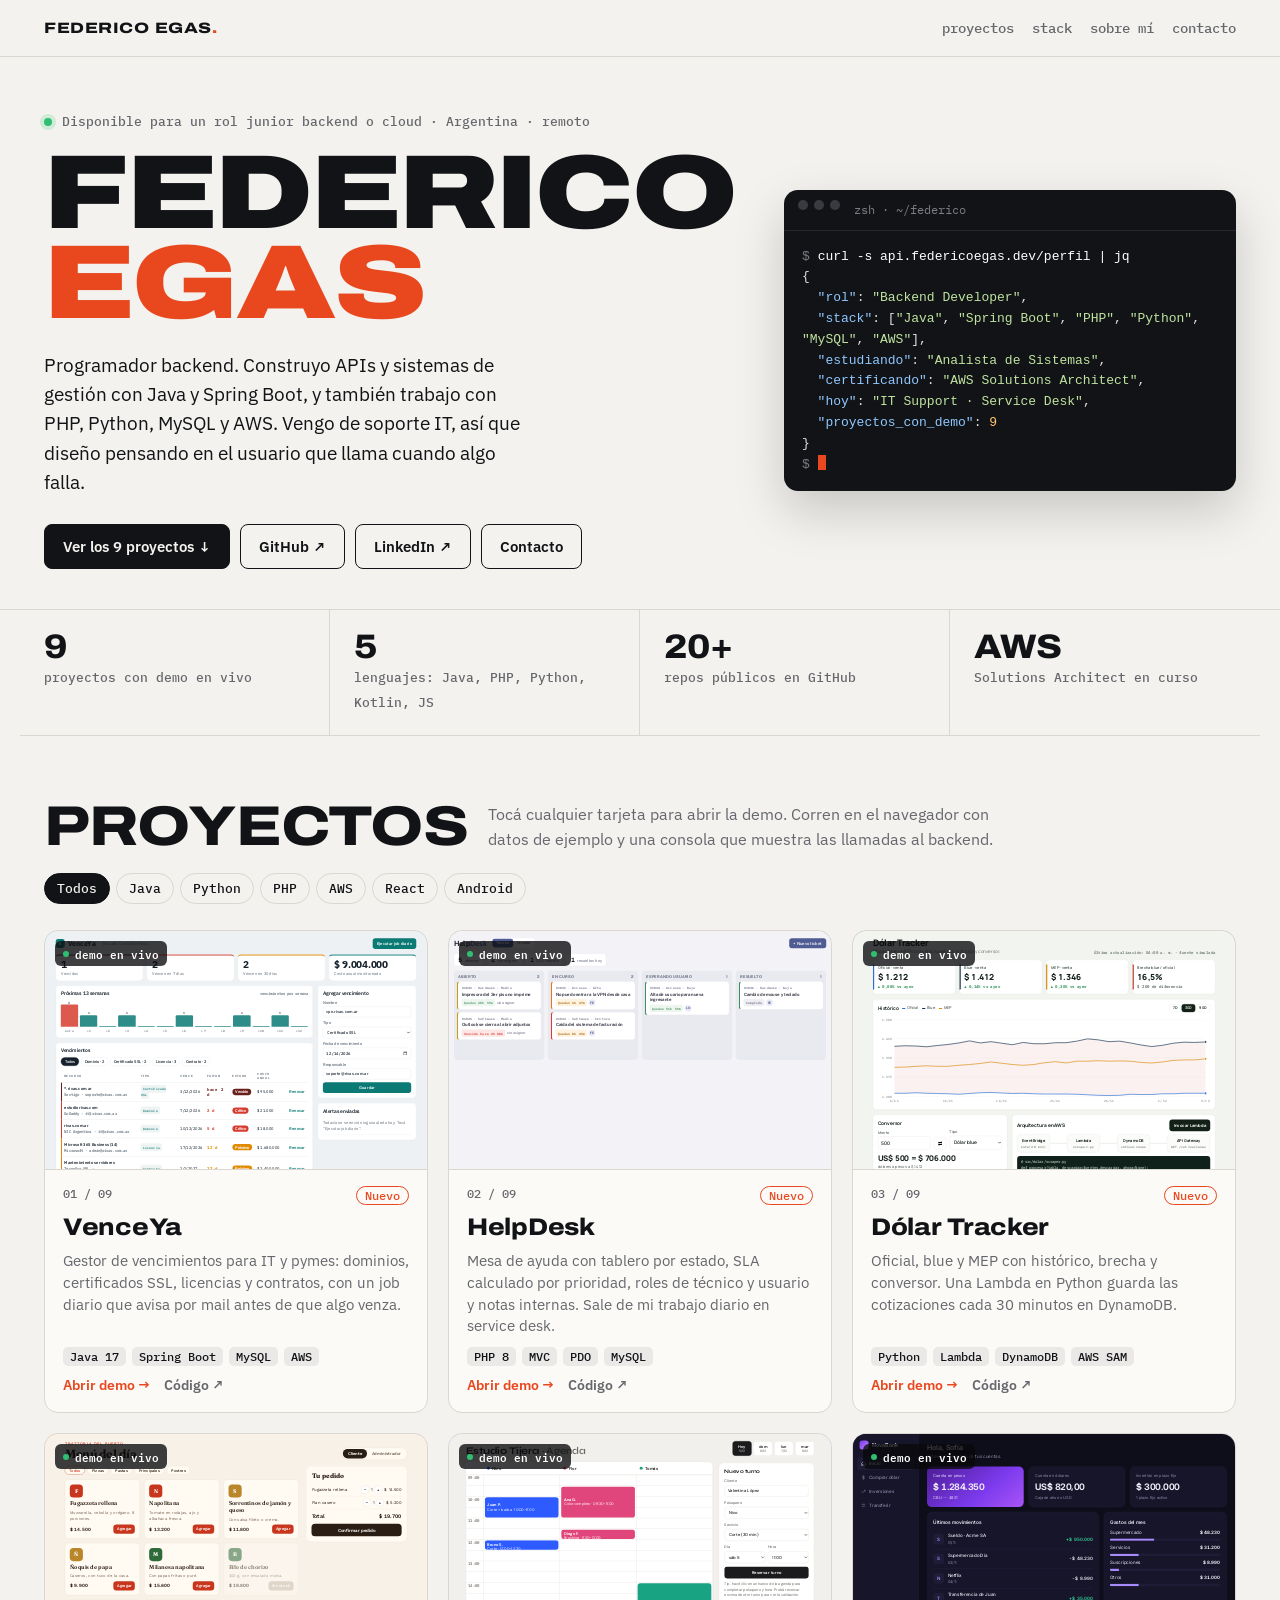
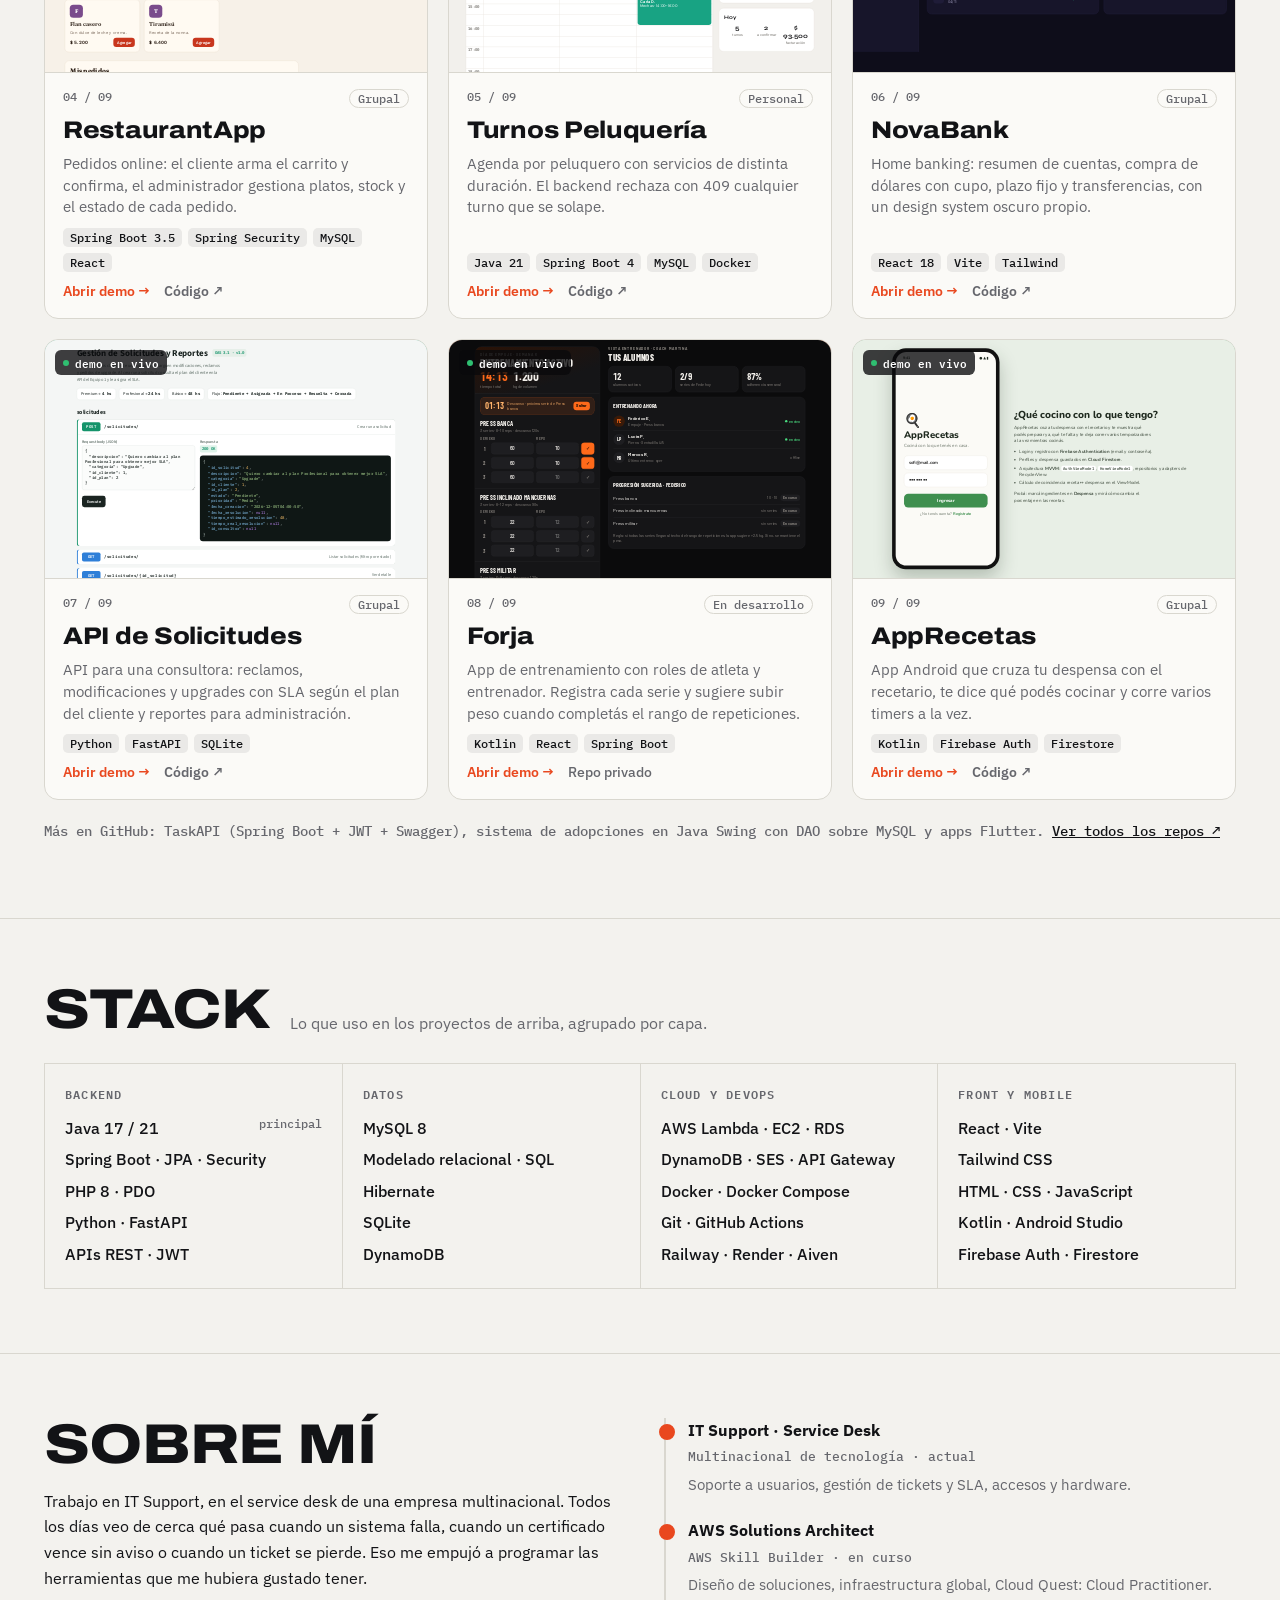
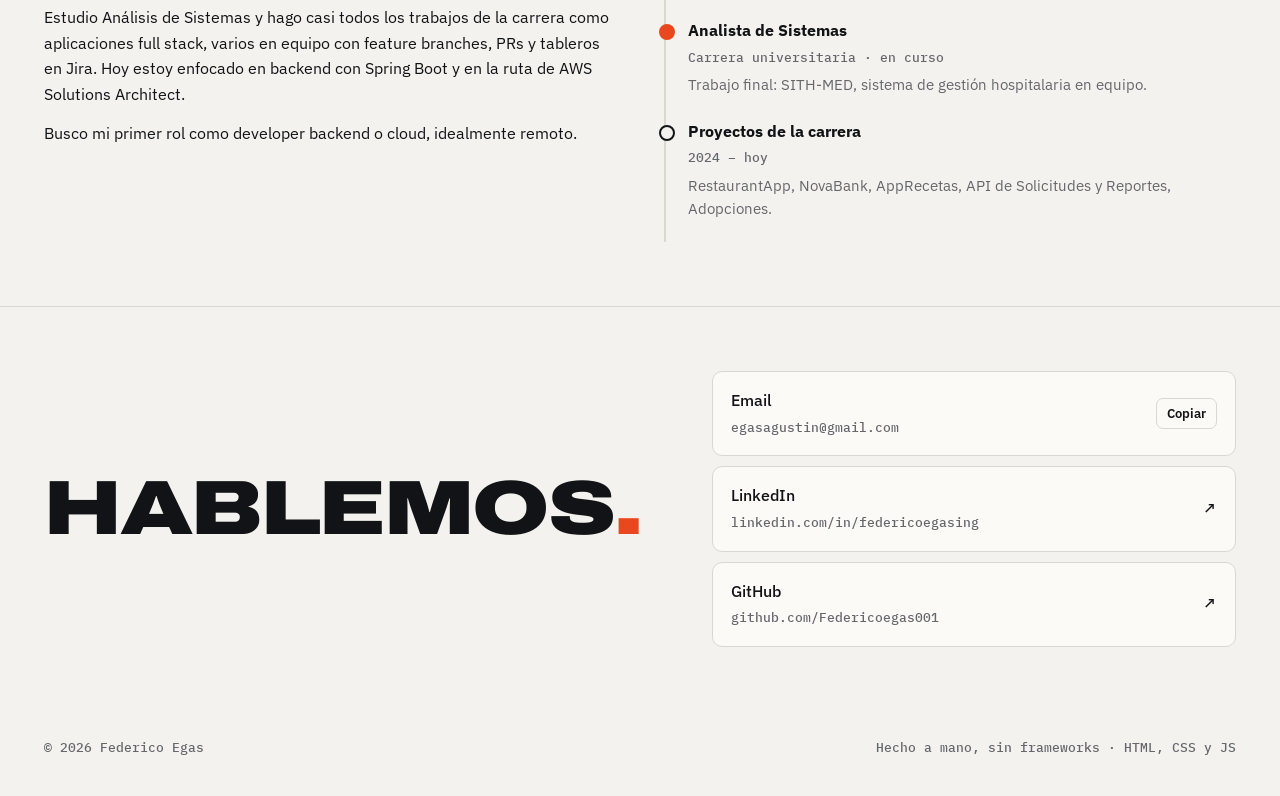
<file: index.html>
<!DOCTYPE html>
<html lang="es">
<head>
<meta charset="utf-8">
<meta name="viewport" content="width=device-width,initial-scale=1">
<title>Federico Egas · Portfolio</title>
<meta name="description" content="Federico Egas, programador backend. Java, Spring Boot, PHP, Python, MySQL y AWS. 9 proyectos con demo interactiva.">
<meta property="og:title" content="Federico Egas · Programador backend">
<meta property="og:description" content="Java, Spring Boot, PHP, Python, MySQL y AWS. 9 proyectos con demo interactiva.">
<meta property="og:type" content="website">
<link rel="icon" href="data:image/svg+xml,%3Csvg xmlns='http://www.w3.org/2000/svg' viewBox='0 0 32 32'%3E%3Crect width='32' height='32' rx='7' fill='%23121316'/%3E%3Ctext x='16' y='22' font-family='Arial' font-weight='900' font-size='16' text-anchor='middle' fill='%23e9481f'%3EFE%3C/text%3E%3C/svg%3E">
<link rel="preconnect" href="https://fonts.googleapis.com">
<link rel="preconnect" href="https://fonts.gstatic.com" crossorigin>
<link href="https://fonts.googleapis.com/css2?family=Archivo:wdth,wght@62..125,400..900&family=IBM+Plex+Sans:wght@400;500;600&family=IBM+Plex+Mono:wght@400;500;600&display=swap" rel="stylesheet">
<style>
:root{
  --paper:#f3f2ee; --card:#fbfaf7; --ink:#121316; --muted:#66676d; --line:#d9d7cf; --signal:#e9481f; --term:#121316; --termink:#e4e2dc;
  --display:"Archivo","Arial Narrow",system-ui,sans-serif; --body:"IBM Plex Sans",system-ui,sans-serif; --mono:"IBM Plex Mono",ui-monospace,Menlo,monospace;
  /* layout: hoja técnica. Hero con nombre ancho + respuesta JSON real; grilla de 9 proyectos con miniaturas vivas; columnas finas para el resto */
  color-scheme:light;
}
@media (prefers-color-scheme:dark){:root:not([data-theme="light"]){--paper:#111214;--card:#17181b;--ink:#ecebe6;--muted:#9a9a9f;--line:#2b2c31;--signal:#ff6a3d;--term:#0b0b0d;--termink:#e4e2dc;color-scheme:dark}}
:root[data-theme="dark"]{--paper:#111214;--card:#17181b;--ink:#ecebe6;--muted:#9a9a9f;--line:#2b2c31;--signal:#ff6a3d;--term:#0b0b0d;--termink:#e4e2dc;color-scheme:dark}
*{box-sizing:border-box}
html{scroll-behavior:smooth}
@media (prefers-reduced-motion:reduce){html{scroll-behavior:auto}}
body{margin:0;background:var(--paper);color:var(--ink);font:16px/1.6 var(--body)}
a{color:inherit}
:focus-visible{outline:2px solid var(--signal);outline-offset:3px}
.w{max-width:1240px;margin:0 auto;padding:0 24px}
/* nav */
.nav{position:sticky;top:0;z-index:50;background:color-mix(in srgb,var(--paper) 88%,transparent);backdrop-filter:blur(8px);border-bottom:1px solid var(--line)}
.nav .w{display:flex;align-items:center;gap:22px;height:56px}
.mark{font:800 15px var(--display);font-stretch:125%;letter-spacing:.5px;text-decoration:none;text-transform:uppercase}
.mark i{color:var(--signal);font-style:normal}
.nav nav{display:flex;gap:18px;margin-left:auto;font:500 14px var(--mono)}
.nav nav a{text-decoration:none;color:var(--muted)}
.nav nav a:hover{color:var(--ink)}
/* hero */
.hero{padding:56px 0 40px;border-bottom:1px solid var(--line)}
.hero .w{display:grid;grid-template-columns:1.25fr 1fr;gap:48px;align-items:center}
.eyebrow{font:500 13px var(--mono);color:var(--muted);display:flex;gap:10px;align-items:center;flex-wrap:wrap}
.dot{width:8px;height:8px;border-radius:50%;background:#2fbf71;box-shadow:0 0 0 4px rgba(47,191,113,.18)}
h1{font:900 clamp(52px,8.2vw,118px)/.86 var(--display);font-stretch:125%;letter-spacing:-2px;text-transform:uppercase;margin:18px 0 22px;text-wrap:balance}
h1 span{display:block;color:var(--signal)}
.lead{font-size:19px;line-height:1.55;max-width:44ch;margin:0 0 26px}
.ctas{display:flex;gap:10px;flex-wrap:wrap}
.b{display:inline-flex;align-items:center;gap:8px;padding:12px 18px;border-radius:8px;font:600 15px var(--body);text-decoration:none;border:1px solid var(--ink);cursor:pointer;background:transparent;color:var(--ink)}
.b.p{background:var(--ink);color:var(--paper)}
.b:hover{transform:translateY(-1px)}
.term{background:var(--term);color:var(--termink);border-radius:14px;font:13px/1.6 var(--mono);overflow:hidden;box-shadow:0 20px 50px rgba(0,0,0,.18)}
.term header{display:flex;gap:6px;padding:10px 14px;border-bottom:1px solid #26272c}
.term header i{width:10px;height:10px;border-radius:50%;background:#3a3b40}
.term header span{margin-left:8px;color:#7c7d84;font-size:12px}
.term pre{margin:0;padding:16px 18px;white-space:pre-wrap;word-break:break-word}
.t-p{color:#7c7d84}.t-c{color:#fff}.t-k{color:#8fc7ff}.t-s{color:#bfe3a0}.t-n{color:#ffc66d}
.cur{display:inline-block;width:8px;height:15px;background:var(--signal);vertical-align:-2px;animation:bl 1s steps(1) infinite}
@keyframes bl{50%{opacity:0}}
@media (prefers-reduced-motion:reduce){.cur{animation:none}}
.facts{display:grid;grid-template-columns:repeat(4,1fr);border-bottom:1px solid var(--line)}
.facts div{padding:20px 24px;border-right:1px solid var(--line)}
.facts div:last-child{border-right:0}
.facts b{display:block;font:800 34px/1 var(--display);font-stretch:110%;font-variant-numeric:tabular-nums}
.facts span{font:500 13px var(--mono);color:var(--muted)}
/* secciones */
section.s{padding:64px 0;border-bottom:1px solid var(--line)}
.sh{display:flex;align-items:end;gap:20px;flex-wrap:wrap;margin-bottom:26px}
.sh h2{font:800 clamp(34px,4.6vw,56px)/.95 var(--display);font-stretch:118%;text-transform:uppercase;letter-spacing:-1px;margin:0;text-wrap:balance}
.sh p{margin:0;color:var(--muted);max-width:52ch}
.sh .sp{flex:1}
.filters{display:flex;gap:6px;flex-wrap:wrap}
.filters button{font:500 13px var(--mono);padding:6px 12px;border-radius:999px;border:1px solid var(--line);background:transparent;color:var(--ink);cursor:pointer}
.filters button[aria-pressed="true"]{background:var(--ink);color:var(--paper);border-color:var(--ink)}
.grid{display:grid;grid-template-columns:repeat(3,1fr);gap:20px}
.pj{position:relative;background:var(--card);border:1px solid var(--line);border-radius:14px;overflow:hidden;display:flex;flex-direction:column;transition:transform .2s,box-shadow .2s,border-color .2s}
.pj:hover{transform:translateY(-3px);box-shadow:0 18px 40px rgba(0,0,0,.10);border-color:color-mix(in srgb,var(--ink) 30%,var(--line))}
.pj[hidden]{display:none}
.shot{position:relative;aspect-ratio:16/10;overflow:hidden;background:var(--s,#ddd);border-bottom:1px solid var(--line)}
.shot iframe{position:absolute;top:0;left:0;width:1280px;height:800px;border:0;transform-origin:0 0;pointer-events:none;background:#fff}
.shot .ph{position:absolute;inset:0;display:grid;place-items:center;font:800 40px var(--display);font-stretch:125%;color:rgba(255,255,255,.6);text-transform:uppercase}
.live{position:absolute;left:10px;top:10px;z-index:2;font:600 11px var(--mono);background:rgba(10,10,12,.78);color:#fff;padding:3px 8px;border-radius:6px;display:flex;gap:6px;align-items:center}
.live i{width:6px;height:6px;border-radius:50%;background:#2fbf71}
.pb{padding:16px 18px 18px;display:flex;flex-direction:column;gap:10px;flex:1}
.meta{display:flex;justify-content:space-between;gap:8px;font:500 12px var(--mono);color:var(--muted)}
.tag{padding:1px 8px;border-radius:999px;border:1px solid var(--line)}
.tag.new{border-color:var(--signal);color:var(--signal)}
.pb h3{margin:0;font:800 24px/1.05 var(--display);font-stretch:112%;letter-spacing:-.3px}
.pb h3 a{text-decoration:none}
.pb h3 a::after{content:"";position:absolute;inset:0;z-index:1}
.pb p{margin:0;color:var(--muted);font-size:14.5px;line-height:1.5;flex:1}
.chips{display:flex;gap:6px;flex-wrap:wrap}
.chips span{font:500 11.5px var(--mono);padding:2px 7px;border-radius:5px;background:color-mix(in srgb,var(--ink) 7%,transparent)}
.acts{display:flex;gap:14px;align-items:center;font:600 13.5px var(--body)}
.acts .go{color:var(--signal)}
.acts a.code{position:relative;z-index:2;color:var(--muted);text-decoration:none}
.acts a.code:hover{color:var(--ink);text-decoration:underline}
.acts .priv{color:var(--muted);font-weight:500}
.more{margin-top:22px;font:500 14px var(--mono);color:var(--muted)}
.more a{color:var(--ink)}
/* stack */
.stack{display:grid;grid-template-columns:repeat(4,1fr);border-top:1px solid var(--line);border-left:1px solid var(--line)}
.stack div{padding:20px;border-right:1px solid var(--line);border-bottom:1px solid var(--line)}
.stack h3{font:600 12px var(--mono);text-transform:uppercase;letter-spacing:1.2px;color:var(--muted);margin:0 0 12px}
.stack ul{list-style:none;margin:0;padding:0;display:flex;flex-direction:column;gap:6px}
.stack li{display:flex;justify-content:space-between;gap:8px;font-weight:500}
.stack li small{font:500 12px var(--mono);color:var(--muted)}
/* sobre mí */
.about{display:grid;grid-template-columns:1fr 1fr;gap:48px}
.about p{max-width:60ch;margin:0 0 14px}
.tl{list-style:none;margin:0;padding:0;border-left:2px solid var(--line)}
.tl li{position:relative;padding:0 0 22px 22px}
.tl li::before{content:"";position:absolute;left:-7px;top:6px;width:12px;height:12px;border-radius:50%;background:var(--paper);border:2px solid var(--ink)}
.tl li.on::before{background:var(--signal);border-color:var(--signal)}
.tl b{display:block}
.tl span{font:500 13px var(--mono);color:var(--muted)}
.tl p{margin:4px 0 0;font-size:14.5px;color:var(--muted)}
/* contacto */
.contact{display:grid;grid-template-columns:1.2fr 1fr;gap:40px;align-items:center}
.big{font:900 clamp(40px,6vw,84px)/.9 var(--display);font-stretch:125%;text-transform:uppercase;letter-spacing:-1.5px;margin:0}
.links{display:flex;flex-direction:column;gap:10px}
.lk{display:flex;justify-content:space-between;align-items:center;gap:12px;padding:16px 18px;border:1px solid var(--line);border-radius:10px;background:var(--card);text-decoration:none;font-weight:500}
.lk small{font:500 13px var(--mono);color:var(--muted)}
.lk button{font:600 13px var(--body);border:1px solid var(--line);background:transparent;color:var(--ink);border-radius:7px;padding:6px 10px;cursor:pointer}
footer{padding:28px 0 40px;font:500 13px var(--mono);color:var(--muted)}
footer .w{display:flex;justify-content:space-between;gap:12px;flex-wrap:wrap}
@media (max-width:1000px){.hero .w,.about,.contact{grid-template-columns:1fr}.grid{grid-template-columns:repeat(2,1fr)}.stack{grid-template-columns:1fr 1fr}.facts{grid-template-columns:1fr 1fr}.facts div:nth-child(2){border-right:0}.facts div:nth-child(-n+2){border-bottom:1px solid var(--line)}}
@media (max-width:640px){.w{padding:0 16px}.grid{grid-template-columns:1fr}.nav nav{display:none}.stack{grid-template-columns:1fr}h1{letter-spacing:-1px}}
</style>
</head>
<body>
<header class="nav"><div class="w">
  <a class="mark" href="#inicio">Federico Egas<i>.</i></a>
  <nav aria-label="Secciones"><a href="#proyectos">proyectos</a><a href="#stack">stack</a><a href="#sobre-mi">sobre mí</a><a href="#contacto">contacto</a></nav>
</div></header>

<main id="inicio">
<section class="hero"><div class="w">
  <div>
    <div class="eyebrow"><span class="dot"></span>Disponible para un rol junior backend o cloud · Argentina · remoto</div>
    <h1>Federico<span>Egas</span></h1>
    <p class="lead">Programador backend. Construyo APIs y sistemas de gestión con Java y Spring Boot, y también trabajo con PHP, Python, MySQL y AWS. Vengo de soporte IT, así que diseño pensando en el usuario que llama cuando algo falla.</p>
    <div class="ctas">
      <a class="b p" href="#proyectos">Ver los 9 proyectos ↓</a>
      <a class="b" href="https://github.com/Federicoegas001" target="_blank" rel="noopener">GitHub ↗</a>
      <a class="b" href="https://www.linkedin.com/in/federicoegasing/" target="_blank" rel="noopener">LinkedIn ↗</a>
      <a class="b" href="#contacto">Contacto</a>
    </div>
  </div>
  <div class="term" aria-label="Perfil en formato JSON">
    <header><i></i><i></i><i></i><span>zsh · ~/federico</span></header>
<pre><span class="t-p">$</span> <span class="t-c">curl -s api.federicoegas.dev/perfil | jq</span>
{
  <span class="t-k">"rol"</span>: <span class="t-s">"Backend Developer"</span>,
  <span class="t-k">"stack"</span>: [<span class="t-s">"Java"</span>, <span class="t-s">"Spring Boot"</span>, <span class="t-s">"PHP"</span>, <span class="t-s">"Python"</span>, <span class="t-s">"MySQL"</span>, <span class="t-s">"AWS"</span>],
  <span class="t-k">"estudiando"</span>: <span class="t-s">"Analista de Sistemas"</span>,
  <span class="t-k">"certificando"</span>: <span class="t-s">"AWS Solutions Architect"</span>,
  <span class="t-k">"hoy"</span>: <span class="t-s">"IT Support · Service Desk"</span>,
  <span class="t-k">"proyectos_con_demo"</span>: <span class="t-n">9</span>
}
<span class="t-p">$</span> <span class="cur"></span></pre>
  </div>
</div></section>

<div class="facts w" style="padding:0"><div><b>9</b><span>proyectos con demo en vivo</span></div><div><b>5</b><span>lenguajes: Java, PHP, Python, Kotlin, JS</span></div><div><b>20+</b><span>repos públicos en GitHub</span></div><div><b>AWS</b><span>Solutions Architect en curso</span></div></div>

<section class="s" id="proyectos"><div class="w">
  <div class="sh"><h2>Proyectos</h2><p>Tocá cualquier tarjeta para abrir la demo. Corren en el navegador con datos de ejemplo y una consola que muestra las llamadas al backend.</p><div class="sp"></div>
    <div class="filters" id="filters" role="group" aria-label="Filtrar por tecnología"></div></div>
  <div class="grid" id="grid"></div>
  <p class="more">Más en GitHub: TaskAPI (Spring Boot + JWT + Swagger), sistema de adopciones en Java Swing con DAO sobre MySQL y apps Flutter. <a href="https://github.com/Federicoegas001?tab=repositories" target="_blank" rel="noopener">Ver todos los repos ↗</a></p>
</div></section>

<section class="s" id="stack"><div class="w">
  <div class="sh"><h2>Stack</h2><p>Lo que uso en los proyectos de arriba, agrupado por capa.</p></div>
  <div class="stack">
    <div><h3>Backend</h3><ul><li>Java 17 / 21<small>principal</small></li><li>Spring Boot · JPA · Security</li><li>PHP 8 · PDO</li><li>Python · FastAPI</li><li>APIs REST · JWT</li></ul></div>
    <div><h3>Datos</h3><ul><li>MySQL 8</li><li>Modelado relacional · SQL</li><li>Hibernate</li><li>SQLite</li><li>DynamoDB</li></ul></div>
    <div><h3>Cloud y DevOps</h3><ul><li>AWS Lambda · EC2 · RDS</li><li>DynamoDB · SES · API Gateway</li><li>Docker · Docker Compose</li><li>Git · GitHub Actions</li><li>Railway · Render · Aiven</li></ul></div>
    <div><h3>Front y mobile</h3><ul><li>React · Vite</li><li>Tailwind CSS</li><li>HTML · CSS · JavaScript</li><li>Kotlin · Android Studio</li><li>Firebase Auth · Firestore</li></ul></div>
  </div>
</div></section>

<section class="s" id="sobre-mi"><div class="w about">
  <div>
    <div class="sh" style="margin-bottom:18px"><h2>Sobre mí</h2></div>
    <p>Trabajo en IT Support, en el service desk de una empresa multinacional. Todos los días veo de cerca qué pasa cuando un sistema falla, cuando un certificado vence sin aviso o cuando un ticket se pierde. Eso me empujó a programar las herramientas que me hubiera gustado tener.</p>
    <p>Estudio Análisis de Sistemas y hago casi todos los trabajos de la carrera como aplicaciones full stack, varios en equipo con feature branches, PRs y tableros en Jira. Hoy estoy enfocado en backend con Spring Boot y en la ruta de AWS Solutions Architect.</p>
    <p>Busco mi primer rol como developer backend o cloud, idealmente remoto.</p>
  </div>
  <ol class="tl">
    <li class="on"><b>IT Support · Service Desk</b><span>Multinacional de tecnología · actual</span><p>Soporte a usuarios, gestión de tickets y SLA, accesos y hardware.</p></li>
    <li class="on"><b>AWS Solutions Architect</b><span>AWS Skill Builder · en curso</span><p>Diseño de soluciones, infraestructura global, Cloud Quest: Cloud Practitioner.</p></li>
    <li class="on"><b>Analista de Sistemas</b><span>Carrera universitaria · en curso</span><p>Trabajo final: SITH-MED, sistema de gestión hospitalaria en equipo.</p></li>
    <li><b>Proyectos de la carrera</b><span>2024 – hoy</span><p>RestaurantApp, NovaBank, AppRecetas, API de Solicitudes y Reportes, Adopciones.</p></li>
  </ol>
</div></section>

<section class="s" id="contacto" style="border-bottom:0"><div class="w contact">
  <p class="big">Hablemos<span style="color:var(--signal)">.</span></p>
  <div class="links">
    <div class="lk"><span>Email<br><small>egasagustin@gmail.com</small></span><button id="copy">Copiar</button></div>
    <a class="lk" href="https://www.linkedin.com/in/federicoegasing/" target="_blank" rel="noopener"><span>LinkedIn<br><small>linkedin.com/in/federicoegasing</small></span><span>↗</span></a>
    <a class="lk" href="https://github.com/Federicoegas001" target="_blank" rel="noopener"><span>GitHub<br><small>github.com/Federicoegas001</small></span><span>↗</span></a>
  </div>
</div></section>
</main>
<footer><div class="w"><span>© 2026 Federico Egas</span><span>Hecho a mano, sin frameworks · HTML, CSS y JS</span></div></footer>

<script>
const P=[
 {s:"venceya",n:"VenceYa",c:"#0b7a75",y:"Nuevo",d:"Gestor de vencimientos para IT y pymes: dominios, certificados SSL, licencias y contratos, con un job diario que avisa por mail antes de que algo venza.",st:["Java 17","Spring Boot","MySQL","AWS"],f:["Java","AWS"],repo:"https://github.com/Federicoegas001/venceya"},
 {s:"helpdesk",n:"HelpDesk",c:"#4f5b93",y:"Nuevo",d:"Mesa de ayuda con tablero por estado, SLA calculado por prioridad, roles de técnico y usuario y notas internas. Sale de mi trabajo diario en service desk.",st:["PHP 8","MVC","PDO","MySQL"],f:["PHP"],repo:"https://github.com/Federicoegas001/helpdesk-php"},
 {s:"dolar",n:"Dólar Tracker",c:"#16324f",y:"Nuevo",d:"Oficial, blue y MEP con histórico, brecha y conversor. Una Lambda en Python guarda las cotizaciones cada 30 minutos en DynamoDB.",st:["Python","Lambda","DynamoDB","AWS SAM"],f:["Python","AWS"],repo:"https://github.com/Federicoegas001/dolar-tracker"},
 {s:"restaurant",n:"RestaurantApp",c:"#c8361d",y:"Grupal",d:"Pedidos online: el cliente arma el carrito y confirma, el administrador gestiona platos, stock y el estado de cada pedido.",st:["Spring Boot 3.5","Spring Security","MySQL","React"],f:["Java","React"],repo:"https://github.com/Federicoegas001/restaurant-app"},
 {s:"turnos",n:"Turnos Peluquería",c:"#2d5bff",y:"Personal",d:"Agenda por peluquero con servicios de distinta duración. El backend rechaza con 409 cualquier turno que se solape.",st:["Java 21","Spring Boot 4","MySQL","Docker"],f:["Java","React"],repo:"https://github.com/Federicoegas001/turnos-peluqueria"},
 {s:"novabank",n:"NovaBank",c:"#7c3aed",y:"Grupal",d:"Home banking: resumen de cuentas, compra de dólares con cupo, plazo fijo y transferencias, con un design system oscuro propio.",st:["React 18","Vite","Tailwind"],f:["React"],repo:"https://github.com/Federicoegas001/NovaBank"},
 {s:"solicitudes",n:"API de Solicitudes",c:"#15946b",y:"Grupal",d:"API para una consultora: reclamos, modificaciones y upgrades con SLA según el plan del cliente y reportes para administración.",st:["Python","FastAPI","SQLite"],f:["Python"],repo:"https://github.com/Federicoegas001/Api-Gestion-de-solicitudes-y-reportes"},
 {s:"forja",n:"Forja",c:"#ff6a1a",y:"En desarrollo",d:"App de entrenamiento con roles de atleta y entrenador. Registra cada serie y sugiere subir peso cuando completás el rango de repeticiones.",st:["Kotlin","React","Spring Boot"],f:["Android","React","Java"],repo:""},
 {s:"recetas",n:"AppRecetas",c:"#3f8f4f",y:"Grupal",d:"App Android que cruza tu despensa con el recetario, te dice qué podés cocinar y corre varios timers a la vez.",st:["Kotlin","Firebase Auth","Firestore"],f:["Android"],repo:"https://github.com/Federicoegas001/parcial2-tn-acn4av--Santiago_Castillo---Federico-egas"},
];
const F=["Todos","Java","Python","PHP","AWS","React","Android"];
let f="Todos";
const grid=document.getElementById("grid");
grid.innerHTML=P.map((p,i)=>`<article class="pj" data-f="${p.f.join(",")}">
  <div class="shot" style="--s:${p.c}"><span class="ph">${p.n}</span><iframe src="demos/${p.s}.html#thumb" title="Vista previa de ${p.n}" tabindex="-1" aria-hidden="true" loading="${i<6?"eager":"lazy"}"></iframe><span class="live"><i></i>demo en vivo</span></div>
  <div class="pb"><div class="meta"><span>${String(i+1).padStart(2,"0")} / 09</span><span class="tag ${p.y==="Nuevo"?"new":""}">${p.y}</span></div>
  <h3><a href="demos/${p.s}.html">${p.n}</a></h3><p>${p.d}</p>
  <div class="chips">${p.st.map(s=>`<span>${s}</span>`).join("")}</div>
  <div class="acts"><span class="go">Abrir demo →</span>${p.repo?`<a class="code" href="${p.repo}" target="_blank" rel="noopener">Código ↗</a>`:'<span class="priv">Repo privado</span>'}</div></div></article>`).join("");
const fil=document.getElementById("filters");
function rf(){fil.innerHTML=F.map(x=>`<button aria-pressed="${x===f}" data-x="${x}">${x}</button>`).join("");
  grid.querySelectorAll(".pj").forEach(el=>el.hidden=!(f==="Todos"||el.dataset.f.split(",").includes(f)))}
fil.addEventListener("click",e=>{const b=e.target.closest("button");if(b){f=b.dataset.x;rf()}});rf();
// escalar miniaturas al ancho de la tarjeta
const ro=new ResizeObserver(es=>es.forEach(e=>{const ifr=e.target.querySelector("iframe");if(ifr)ifr.style.transform=`scale(${e.contentRect.width/1280})`}));
document.querySelectorAll(".shot").forEach(s=>ro.observe(s));
document.getElementById("copy").addEventListener("click",async e=>{const b=e.currentTarget;try{await navigator.clipboard.writeText("egasagustin@gmail.com");b.textContent="¡Copiado!"}catch{b.textContent="Copialo de arriba"}setTimeout(()=>b.textContent="Copiar",1800)});
</script>
</body>
</html>
</file>
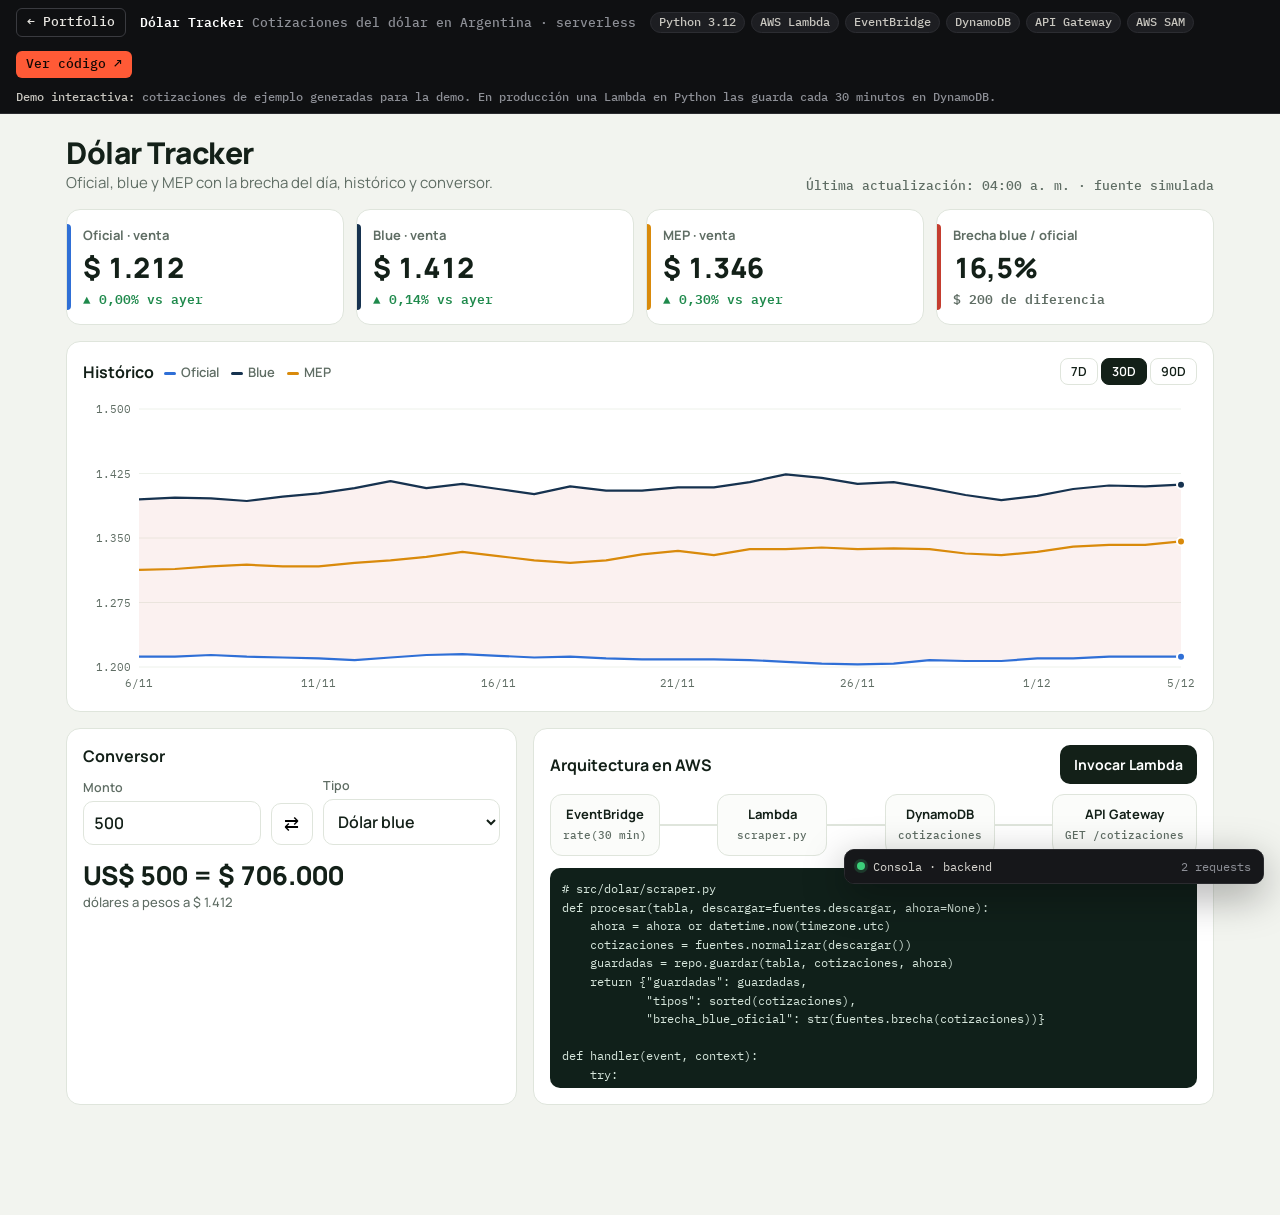
<file: demos/dolar.html>
<!DOCTYPE html>
<html lang="es">
<head>
<meta charset="utf-8">
<meta name="viewport" content="width=device-width,initial-scale=1">
<title>Dólar Tracker · Demo</title>
<link rel="preconnect" href="https://fonts.googleapis.com">
<link href="https://fonts.googleapis.com/css2?family=Manrope:wght@500;600;700;800&family=IBM+Plex+Mono:wght@400;500;600&display=swap" rel="stylesheet">
<link rel="stylesheet" href="../assets/kit.css">
<style>
:root{
  --bg:#f2f4ef; --card:#fff; --ink:#132018; --muted:#5f6d64; --line:#dfe5dc; --grid:#edf1ea;
  --of:#2f6fd6; --bl:#16324f; --mep:#d98a0b; --up:#1f8a4c; --down:#c43d2f; --aws:#ff9900; --font:"Manrope",system-ui,sans-serif; --mono:"IBM Plex Mono",ui-monospace,monospace;
  /* layout: cotizaciones arriba, gráfico grande con brecha, conversor + arquitectura serverless abajo */
  color-scheme:light;
}
*{box-sizing:border-box}
body{margin:0;background:var(--bg);color:var(--ink);font:15px/1.45 var(--font)}
.wrap{max-width:1180px;margin:0 auto;padding:24px 16px 110px;display:flex;flex-direction:column;gap:16px}
.top{display:flex;align-items:end;gap:12px;flex-wrap:wrap}
.top h1{margin:0;font:800 30px/1 var(--font);letter-spacing:-.5px}
.top p{margin:4px 0 0;color:var(--muted)}
.sp{flex:1}
.upd{font:500 12.5px var(--mono);color:var(--muted)}
.quotes{display:grid;grid-template-columns:repeat(4,1fr);gap:12px}
.q{background:var(--card);border:1px solid var(--line);border-radius:14px;padding:14px 16px;position:relative}
.q::before{content:"";position:absolute;left:0;top:14px;bottom:14px;width:4px;border-radius:0 4px 4px 0;background:var(--c)}
.q span{font:700 13px var(--font);color:var(--muted)}
.q b{display:block;font:800 28px var(--font);font-variant-numeric:tabular-nums;margin:2px 0}
.q small{font:600 12.5px var(--mono)}
.up{color:var(--up)}.down{color:var(--down)}
.card{background:var(--card);border:1px solid var(--line);border-radius:14px;padding:16px}
.card h2{margin:0 0 10px;font:700 16px var(--font);display:flex;gap:10px;align-items:center;flex-wrap:wrap}
.card h2 .sp{flex:1}
.leg{display:flex;gap:12px;font:600 13px var(--font);color:var(--muted)}
.leg i{display:inline-block;width:12px;height:3px;border-radius:2px;margin-right:5px;vertical-align:middle}
.rng button{border:1px solid var(--line);background:#fff;border-radius:8px;padding:4px 10px;font:600 12.5px var(--font);cursor:pointer;color:var(--ink)}
.rng button[aria-pressed="true"]{background:var(--ink);color:#fff;border-color:var(--ink)}
#chart{width:100%;height:300px;display:block}
.tip{position:absolute;pointer-events:none;background:var(--ink);color:#fff;border-radius:8px;padding:8px 10px;font:500 12.5px/1.5 var(--mono);white-space:nowrap;transform:translate(-50%,-110%)}
.row{display:grid;grid-template-columns:1fr 1.5fr;gap:16px}
.conv{display:grid;grid-template-columns:1fr auto 1fr;gap:10px;align-items:end}
.field label{display:block;font-size:12.5px;font-weight:600;color:var(--muted);margin-bottom:4px}
input,select{width:100%;padding:10px;border:1px solid var(--line);border-radius:10px;font:600 16px var(--font);background:#fff;color:var(--ink);font-variant-numeric:tabular-nums}
.swap{border:1px solid var(--line);background:#fff;border-radius:10px;width:42px;height:42px;cursor:pointer;font-size:18px}
.res{margin-top:12px;font:800 26px var(--font);font-variant-numeric:tabular-nums}
.res small{display:block;font:500 13px var(--font);color:var(--muted)}
.arch{display:flex;align-items:center;gap:0;flex-wrap:wrap;margin:6px 0 12px}
.node{border:1px solid var(--line);border-radius:12px;padding:10px 12px;background:#fbfcfa;min-width:110px;text-align:center;transition:background .3s,border-color .3s}
.node b{display:block;font:700 13px var(--font)}
.node small{font:500 11px var(--mono);color:var(--muted)}
.node.on{background:#fff4e0;border-color:var(--aws)}
.arr{flex:1;min-width:16px;height:2px;background:var(--line);position:relative}
.arr.on{background:var(--aws)}
.btn{border:0;border-radius:10px;padding:10px 14px;font:700 14px var(--font);cursor:pointer;background:var(--ink);color:#fff}
.btn:focus-visible,button:focus-visible,input:focus-visible,select:focus-visible{outline:2px solid var(--of);outline-offset:2px}
.py{background:#10201a;color:#d6e6dc;border-radius:10px;padding:12px;font:12px/1.55 var(--mono);white-space:pre;overflow:auto;margin-top:12px;max-height:220px}
.note{font-size:12.5px;color:var(--muted);margin:8px 0 0}
@media (max-width:900px){.quotes{grid-template-columns:1fr 1fr}.row{grid-template-columns:1fr}}
@media (prefers-reduced-motion:reduce){.node,.arr{transition:none}}
</style>
</head>
<body data-title="Dólar Tracker" data-sub="Cotizaciones del dólar en Argentina · serverless" data-stack="Python 3.12,AWS Lambda,EventBridge,DynamoDB,API Gateway,AWS SAM" data-repo="https://github.com/Federicoegas001/dolar-tracker" data-note="cotizaciones de ejemplo generadas para la demo. En producción una Lambda en Python las guarda cada 30 minutos en DynamoDB.">
<div class="wrap">
  <div class="top"><div><h1>Dólar Tracker</h1><p>Oficial, blue y MEP con la brecha del día, histórico y conversor.</p></div><div class="sp"></div><span class="upd" id="upd"></span></div>
  <div class="quotes" id="quotes"></div>
  <div class="card" style="position:relative">
    <h2>Histórico <span class="leg"><span><i style="background:var(--of)"></i>Oficial</span><span><i style="background:var(--bl)"></i>Blue</span><span><i style="background:var(--mep)"></i>MEP</span></span><span class="sp"></span>
      <span class="rng" role="group" aria-label="Rango"><button data-r="7">7D</button> <button data-r="30" aria-pressed="true">30D</button> <button data-r="90">90D</button></span></h2>
    <svg id="chart" role="img" aria-label="Gráfico de cotizaciones"></svg><div class="tip" id="tip" hidden></div>
  </div>
  <div class="row">
    <div class="card"><h2>Conversor</h2>
      <div class="conv"><div class="field"><label for="c-a">Monto</label><input id="c-a" type="number" value="500" min="0"></div>
        <button class="swap" id="swap" aria-label="Invertir conversión">⇄</button>
        <div class="field"><label for="c-t">Tipo</label><select id="c-t"><option value="bl">Dólar blue</option><option value="of">Dólar oficial</option><option value="mep">Dólar MEP</option></select></div></div>
      <div class="res" id="c-r"></div>
    </div>
    <div class="card"><h2>Arquitectura en AWS <span class="sp"></span><button class="btn" id="inv">Invocar Lambda</button></h2>
      <div class="arch" id="arch">
        <div class="node" data-n="0"><b>EventBridge</b><small>rate(30 min)</small></div><div class="arr" data-a="0"></div>
        <div class="node" data-n="1"><b>Lambda</b><small>scraper.py</small></div><div class="arr" data-a="1"></div>
        <div class="node" data-n="2"><b>DynamoDB</b><small>cotizaciones</small></div><div class="arr" data-a="2"></div>
        <div class="node" data-n="3"><b>API Gateway</b><small>GET /cotizaciones</small></div>
      </div>
      <div class="py"># src/dolar/scraper.py
def procesar(tabla, descargar=fuentes.descargar, ahora=None):
    ahora = ahora or datetime.now(timezone.utc)
    cotizaciones = fuentes.normalizar(descargar())
    guardadas = repo.guardar(tabla, cotizaciones, ahora)
    return {"guardadas": guardadas,
            "tipos": sorted(cotizaciones),
            "brecha_blue_oficial": str(fuentes.brecha(cotizaciones))}

def handler(event, context):
    try:
        return {"statusCode": 200, "body": json.dumps(procesar(repo.tabla()))}
    except fuentes.FuenteNoDisponible as e:
        log.warning("Fuente no disponible: %s", e)
        return {"statusCode": 502, "body": json.dumps({"error": "fuente_no_disponible"})}</div>
    </div>
  </div>
</div>
<script src="../assets/kit.js"></script>
<script>
const $=s=>document.querySelector(s);
// Serie de ejemplo determinística (random con semilla) para 90 días
let seed=7;const rnd=()=>(seed=(seed*16807)%2147483647)/2147483647;
const N=90,data=[];let of=1180,bl=1290,mep=1255;
const t0=new Date();t0.setHours(0,0,0,0);
for(let i=N-1;i>=0;i--){of+=(rnd()-.42)*6;bl+=(rnd()-.45)*18;mep+=(rnd()-.44)*12;mep=Math.min(Math.max(mep,of+20),bl+15);
  const d=new Date(t0);d.setDate(d.getDate()-i);data.push({d,of:Math.round(of),bl:Math.round(bl),mep:Math.round(mep)})}
let range=30,inv=false;
const M=v=>"$ "+v.toLocaleString("es-AR");
function quotes(){const a=data[data.length-1],b=data[data.length-2];
  const ch=(k)=>{const p=(a[k]-b[k])/b[k]*100;return `<small class="${p>=0?"up":"down"}">${p>=0?"▲":"▼"} ${Math.abs(p).toFixed(2).replace(".",",")}% vs ayer</small>`};
  const brecha=((a.bl-a.of)/a.of*100).toFixed(1).replace(".",",");
  $("#quotes").innerHTML=[["Oficial","of","var(--of)"],["Blue","bl","var(--bl)"],["MEP","mep","var(--mep)"]].map(([n,k,c])=>`<div class="q" style="--c:${c}"><span>${n} · venta</span><b>${M(a[k])}</b>${ch(k)}</div>`).join("")+
   `<div class="q" style="--c:var(--down)"><span>Brecha blue / oficial</span><b>${brecha}%</b><small style="color:var(--muted)">${M(a.bl-a.of)} de diferencia</small></div>`;
  $("#upd").textContent="Última actualización: "+new Date().toLocaleTimeString("es-AR",{hour:"2-digit",minute:"2-digit"})+" · fuente simulada";conv()}
function chart(){const svg=$("#chart"),W=svg.clientWidth||900,Hh=300,p={l:56,r:16,t:14,b:28};
  const s=data.slice(-range),vals=s.flatMap(x=>[x.of,x.bl,x.mep]);let mn=Math.floor(Math.min(...vals)/50)*50,mx=Math.ceil(Math.max(...vals)/50)*50;
  const X=i=>p.l+i*(W-p.l-p.r)/(s.length-1),Y=v=>p.t+(mx-v)/(mx-mn)*(Hh-p.t-p.b);
  const step=Math.ceil((mx-mn)/4/25)*25;mx=mn+4*step;let g="";for(let k=0;k<=4;k++){const v=mn+k*step,y=Y(v);g+=`<line x1="${p.l}" x2="${W-p.r}" y1="${y}" y2="${y}" stroke="var(--grid)"/><text x="${p.l-8}" y="${y+4}" text-anchor="end" font-size="11" font-family="IBM Plex Mono" fill="var(--muted)">${Math.round(v).toLocaleString("es-AR")}</text>`}
  const every=Math.ceil(s.length/6);s.forEach((x,i)=>{if(i%every===0||i===s.length-1)g+=`<text x="${X(i)}" y="${Hh-8}" text-anchor="middle" font-size="11" font-family="IBM Plex Mono" fill="var(--muted)">${x.d.getDate()}/${x.d.getMonth()+1}</text>`});
  const line=k=>s.map((x,i)=>(i?"L":"M")+X(i).toFixed(1)+" "+Y(x[k]).toFixed(1)).join(" ");
  const area=`${s.map((x,i)=>(i?"L":"M")+X(i).toFixed(1)+" "+Y(x.bl).toFixed(1)).join(" ")} ${s.slice().reverse().map((x,j)=>"L"+X(s.length-1-j).toFixed(1)+" "+Y(x.of).toFixed(1)).join(" ")}Z`;
  const last=s[s.length-1],li=s.length-1;
  svg.setAttribute("viewBox",`0 0 ${W} ${Hh}`);
  svg.innerHTML=g+`<path d="${area}" fill="rgba(196,61,47,.07)"/>`+[["of","var(--of)"],["mep","var(--mep)"],["bl","var(--bl)"]].map(([k,c])=>`<path d="${line(k)}" fill="none" stroke="${c}" stroke-width="2.2" stroke-linejoin="round"/><circle cx="${X(li)}" cy="${Y(last[k])}" r="4" fill="${c}" stroke="#fff" stroke-width="2"/>`).join("")+
    `<line id="hv" y1="${p.t}" y2="${Hh-p.b}" stroke="var(--muted)" stroke-dasharray="3 3" visibility="hidden"/><rect x="${p.l}" y="${p.t}" width="${W-p.l-p.r}" height="${Hh-p.t-p.b}" fill="transparent" id="hit"/>`;
  const tip=$("#tip"),hv=svg.querySelector("#hv");
  svg.querySelector("#hit").onmousemove=e=>{const r=svg.getBoundingClientRect(),x=(e.clientX-r.left)*W/r.width;const i=Math.max(0,Math.min(s.length-1,Math.round((x-p.l)/((W-p.l-p.r)/(s.length-1)))));const d=s[i];
    hv.setAttribute("x1",X(i));hv.setAttribute("x2",X(i));hv.setAttribute("visibility","visible");tip.hidden=false;const cr=svg.parentElement.getBoundingClientRect();tip.style.left=(r.left-cr.left+X(i)*r.width/W)+"px";tip.style.top=(r.top-cr.top+Y(d.bl)*r.height/Hh-8)+"px";
    tip.innerHTML=`${d.d.toLocaleDateString("es-AR")}<br>Oficial ${M(d.of)}<br>Blue&nbsp;&nbsp;&nbsp;${M(d.bl)}<br>MEP&nbsp;&nbsp;&nbsp;&nbsp;${M(d.mep)}`};
  svg.querySelector("#hit").onmouseleave=()=>{tip.hidden=true;hv.setAttribute("visibility","hidden")};
}
function conv(){const a=+$("#c-a").value||0,k=$("#c-t").value,q=data[data.length-1][k];
  $("#c-r").innerHTML=inv?`${M(Math.round(a))} = US$ ${(a/q).toLocaleString("es-AR",{maximumFractionDigits:2})}<small>pesos a dólares a ${M(q)}</small>`:`US$ ${a.toLocaleString("es-AR")} = ${M(Math.round(a*q))}<small>dólares a pesos a ${M(q)}</small>`}
$("#c-a").oninput=conv;$("#c-t").onchange=conv;$("#swap").onclick=()=>{inv=!inv;$("#c-a").value=inv?500000:500;conv()};
document.querySelectorAll("[data-r]").forEach(b=>b.onclick=()=>{range=+b.dataset.r;document.querySelectorAll("[data-r]").forEach(x=>x.setAttribute("aria-pressed",x===b));chart();Kit.log("GET","/cotizaciones?dias="+range,200)});
$("#inv").onclick=async()=>{const btn=$("#inv");btn.disabled=true;const sleep=ms=>new Promise(r=>setTimeout(r,ms));const on=(sel,v)=>document.querySelector(sel).classList.toggle("on",v);
  Kit.open();Kit.log("LAMBDA","EventBridge → dolar-scraper (manual)","start");
  for(let i=0;i<4;i++){on(`[data-n="${i}"]`,true);if(i)on(`[data-a="${i-1}"]`,true);await sleep(450)}
  const a=data[data.length-1];a.of+=Math.round((rnd()-.4)*4);a.bl+=Math.round((rnd()-.45)*12);a.mep+=Math.round((rnd()-.45)*8);
  Kit.log("LAMBDA","dolar-scraper · 3 cotizaciones · 412 ms","200");Kit.log("PUT","dynamodb · cotizaciones · batch_write (3)","200");Kit.log("GET","/cotizaciones/ultima","200");
  quotes();chart();await sleep(700);document.querySelectorAll(".node,.arr").forEach(x=>x.classList.remove("on"));btn.disabled=false};
window.addEventListener("resize",chart);
quotes();chart();Kit.log("GET","/cotizaciones/ultima",200);Kit.log("GET","/cotizaciones?dias=30",200);
</script>
</body>
</html>
</file>
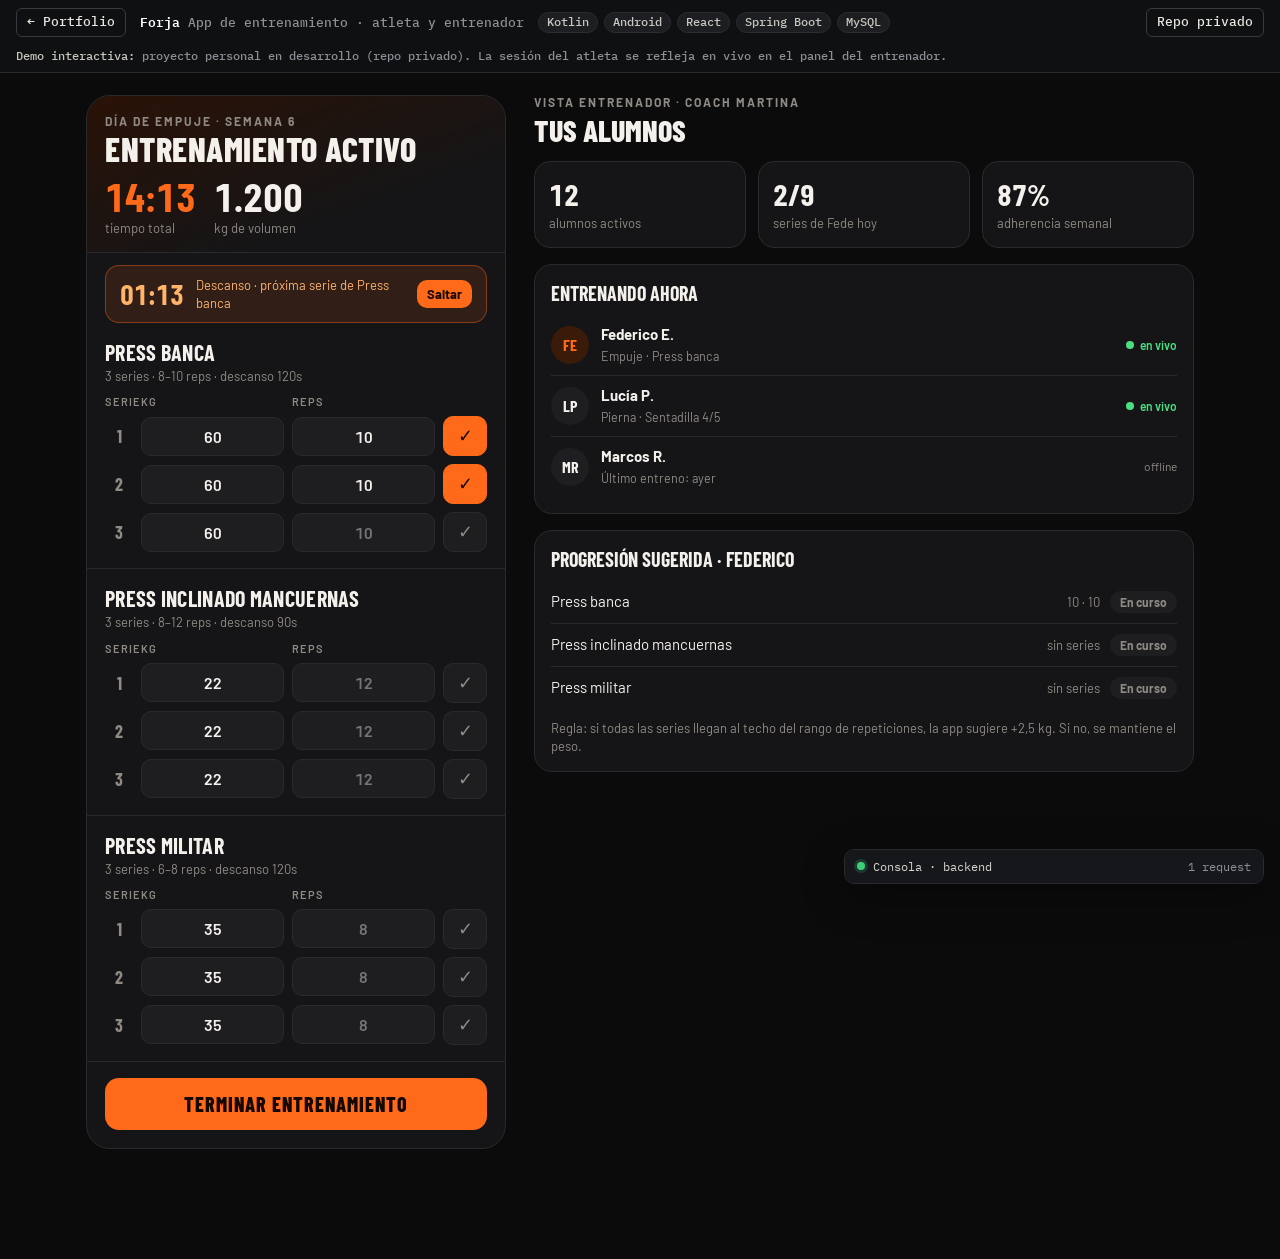
<file: demos/forja.html>
<!DOCTYPE html>
<html lang="es">
<head>
<meta charset="utf-8">
<meta name="viewport" content="width=device-width,initial-scale=1">
<title>Forja · Demo</title>
<link rel="preconnect" href="https://fonts.googleapis.com">
<link href="https://fonts.googleapis.com/css2?family=Barlow+Condensed:wght@600;700;800&family=Barlow:wght@400;500;600;700&family=IBM+Plex+Mono:wght@400;500;600&display=swap" rel="stylesheet">
<link rel="stylesheet" href="../assets/kit.css">
<style>
:root{
  --bg:#0b0b0c; --panel:#151517; --panel2:#1e1e21; --ink:#f4f1ec; --muted:#8f8a84; --line:#2a2a2e;
  --fire:#ff6a1a; --fire2:#ffb36b; --ok:#4ade80; --display:"Barlow Condensed",Impact,sans-serif; --body:"Barlow",system-ui,sans-serif;
  /* layout: app del atleta (columna mobile) + panel del entrenador sincronizado */
  color-scheme:dark;
}
*{box-sizing:border-box}
body{margin:0;background:var(--bg);color:var(--ink);font:15px/1.4 var(--body)}
.wrap{max-width:1140px;margin:0 auto;padding:22px 16px 110px;display:grid;grid-template-columns:420px 1fr;gap:28px;align-items:start}
.lbl{font:700 12px var(--body);letter-spacing:2px;text-transform:uppercase;color:var(--muted)}
.app{background:var(--panel);border:1px solid var(--line);border-radius:24px;overflow:hidden}
.ahead{padding:18px 18px 14px;background:linear-gradient(160deg,#2a1206,#151517 70%);border-bottom:1px solid var(--line)}
.ahead h1{font:800 34px/1 var(--display);margin:4px 0 10px;text-transform:uppercase;letter-spacing:.5px}
.clock{display:flex;gap:18px;align-items:end}
.clock b{font:700 40px/1 var(--display);font-variant-numeric:tabular-nums;color:var(--fire)}
.clock span{color:var(--muted);font-size:13px}
.rest{margin:12px 18px 0;padding:10px 14px;border-radius:14px;background:rgba(255,106,26,.12);border:1px solid rgba(255,106,26,.4);display:flex;align-items:center;gap:12px}
.rest b{font:700 28px var(--display);color:var(--fire2);font-variant-numeric:tabular-nums}
.rest span{flex:1;font-size:13px;color:var(--fire2)}
.rest button{border:0;background:var(--fire);color:#160800;border-radius:10px;padding:6px 10px;font:700 13px var(--body);cursor:pointer}
.ex{padding:16px 18px;border-bottom:1px solid var(--line)}
.ex h2{font:700 22px var(--display);margin:0;text-transform:uppercase;letter-spacing:.3px}
.ex .meta{color:var(--muted);font-size:13px;margin:2px 0 10px}
.sets{display:grid;grid-template-columns:28px 1fr 1fr 44px;gap:8px;align-items:center}
.sets .h{font:600 11px var(--body);color:var(--muted);text-transform:uppercase;letter-spacing:1px}
.sets .n{font:700 18px var(--display);color:var(--muted);text-align:center}
.sets input{width:100%;background:var(--panel2);border:1px solid var(--line);color:var(--ink);border-radius:10px;padding:9px;font:600 16px var(--body);text-align:center;font-variant-numeric:tabular-nums}
.sets input:focus{outline:2px solid var(--fire);border-color:transparent}
.chk{width:44px;height:40px;border-radius:10px;border:1px solid var(--line);background:var(--panel2);color:var(--muted);cursor:pointer;font-size:18px}
.chk[aria-pressed="true"]{background:var(--fire);border-color:var(--fire);color:#160800}
.done-row input{border-color:rgba(255,106,26,.35)}
.finish{display:block;width:calc(100% - 36px);margin:16px 18px 18px;border:0;border-radius:14px;padding:14px;background:var(--fire);color:#160800;font:800 20px var(--display);text-transform:uppercase;letter-spacing:1px;cursor:pointer}
.coach h2{font:800 30px/1 var(--display);text-transform:uppercase;margin:6px 0 16px}
.grid{display:grid;grid-template-columns:repeat(3,1fr);gap:12px;margin-bottom:16px}
.tile{background:var(--panel);border:1px solid var(--line);border-radius:16px;padding:14px}
.tile b{display:block;font:700 30px var(--display);font-variant-numeric:tabular-nums}
.tile span{color:var(--muted);font-size:13px}
.card{background:var(--panel);border:1px solid var(--line);border-radius:18px;padding:16px;margin-bottom:16px}
.card h3{margin:0 0 10px;font:700 20px var(--display);text-transform:uppercase}
.al{display:grid;grid-template-columns:38px 1fr auto;gap:12px;align-items:center;padding:9px 0;border-bottom:1px solid var(--line)}
.al:last-child{border:0}
.av{width:38px;height:38px;border-radius:50%;display:grid;place-items:center;font:700 16px var(--display);background:var(--panel2)}
.live{display:inline-flex;align-items:center;gap:6px;font:600 12px var(--body);color:var(--ok)}
.live i{width:8px;height:8px;border-radius:50%;background:var(--ok);animation:pl 1.4s infinite}
@keyframes pl{50%{opacity:.3}}
.prog{display:grid;grid-template-columns:1fr auto auto;gap:10px;padding:10px 0;border-bottom:1px solid var(--line);align-items:center}
.prog:last-child{border:0}
.tag{font:700 12px var(--body);padding:4px 10px;border-radius:99px}
.tag.up{background:rgba(74,222,128,.15);color:var(--ok)}
.tag.keep{background:var(--panel2);color:var(--muted)}
.rule{font-size:13px;color:var(--muted);margin:10px 0 0}
.dlg{position:fixed;inset:0;background:rgba(0,0,0,.6);display:grid;place-items:center;z-index:960;padding:16px}
.dlg .card{width:min(440px,100%);margin:0}
[hidden]{display:none!important}
button:focus-visible{outline:2px solid var(--fire2);outline-offset:2px}
@media (prefers-reduced-motion:reduce){.live i{animation:none}}
@media (max-width:900px){.wrap{grid-template-columns:1fr}.grid{grid-template-columns:1fr 1fr 1fr}}
</style>
</head>
<body data-title="Forja" data-sub="App de entrenamiento · atleta y entrenador" data-stack="Kotlin,Android,React,Spring Boot,MySQL" data-repo="" data-note="proyecto personal en desarrollo (repo privado). La sesión del atleta se refleja en vivo en el panel del entrenador.">
<div class="wrap">
  <section class="app" aria-label="App del atleta">
    <div class="ahead"><div class="lbl">Día de empuje · Semana 6</div><h1>Entrenamiento activo</h1>
      <div class="clock"><div><b id="clk">00:00</b><br><span>tiempo total</span></div><div><b id="vol" style="color:var(--ink)">0</b><br><span>kg de volumen</span></div></div></div>
    <div class="rest" id="rest" hidden><b id="restT">00:00</b><span id="restL">Descanso</span><button id="skip">Saltar</button></div>
    <div id="exs"></div>
    <button class="finish" id="fin">Terminar entrenamiento</button>
  </section>
  <section class="coach" aria-label="Panel del entrenador">
    <div class="lbl">Vista entrenador · Coach Martina</div>
    <h2>Tus alumnos</h2>
    <div class="grid"><div class="tile"><b>12</b><span>alumnos activos</span></div><div class="tile"><b id="t-sets">0/9</b><span>series de Fede hoy</span></div><div class="tile"><b>87%</b><span>adherencia semanal</span></div></div>
    <div class="card"><h3>Entrenando ahora</h3>
      <div class="al"><div class="av" style="background:#3a1a08;color:var(--fire)">FE</div><div><b>Federico E.</b><br><small style="color:var(--muted)" id="t-now">Empuje · Press banca</small></div><span class="live"><i></i>en vivo</span></div>
      <div class="al"><div class="av">LP</div><div><b>Lucía P.</b><br><small style="color:var(--muted)">Pierna · Sentadilla 4/5</small></div><span class="live"><i></i>en vivo</span></div>
      <div class="al"><div class="av">MR</div><div><b>Marcos R.</b><br><small style="color:var(--muted)">Último entreno: ayer</small></div><span style="color:var(--muted);font-size:12px">offline</span></div>
    </div>
    <div class="card"><h3>Progresión sugerida · Federico</h3><div id="prog"></div>
      <p class="rule">Regla: si todas las series llegan al techo del rango de repeticiones, la app sugiere +2,5 kg. Si no, se mantiene el peso.</p></div>
  </section>
</div>
<div class="dlg" id="dlg" hidden role="dialog" aria-modal="true" aria-labelledby="dt"><div class="card"><h3 id="dt">Resumen</h3><div id="db"></div><button class="finish" style="width:100%;margin:14px 0 0" id="dx">Guardar y cerrar</button></div></div>
<script src="../assets/kit.js"></script>
<script>
const $=s=>document.querySelector(s);
const ex=[
 {n:"Press banca",lo:8,hi:10,kg:60,rest:120,sets:[[60,10,true],[60,10,true],[60,"",false]]},
 {n:"Press inclinado mancuernas",lo:8,hi:12,kg:22,rest:90,sets:[[22,"",false],[22,"",false],[22,"",false]]},
 {n:"Press militar",lo:6,hi:8,kg:35,rest:120,sets:[[35,"",false],[35,"",false],[35,"",false]]},
];
let t0=Date.now()-14*60e3-12e3,restEnd=0,restLabel="";
const fmt=s=>String(Math.floor(s/60)).padStart(2,"0")+":"+String(Math.floor(s%60)).padStart(2,"0");
function sugg(e){const done=e.sets.filter(s=>s[2]);if(done.length<e.sets.length)return{t:"keep",l:"En curso",w:e.kg};
  const all=done.every(s=>+s[1]>=e.hi);return all?{t:"up",l:"Subir a "+(e.kg+2.5).toString().replace(".",",")+" kg",w:e.kg+2.5}:{t:"keep",l:"Mantener "+e.kg+" kg",w:e.kg}}
function render(){
  $("#exs").innerHTML=ex.map((e,i)=>`<div class="ex"><h2>${e.n}</h2><div class="meta">${e.sets.length} series · ${e.lo}–${e.hi} reps · descanso ${e.rest}s</div>
   <div class="sets"><span class="h">Serie</span><span class="h">Kg</span><span class="h">Reps</span><span></span>
   ${e.sets.map((s,j)=>`<span class="n">${j+1}</span><input class="${s[2]?"done-row":""}" inputmode="decimal" aria-label="Kg serie ${j+1} ${e.n}" data-i="${i}" data-j="${j}" data-k="0" value="${s[0]}"><input inputmode="numeric" placeholder="${e.hi}" aria-label="Reps serie ${j+1} ${e.n}" data-i="${i}" data-j="${j}" data-k="1" value="${s[1]}"><button class="chk" aria-pressed="${s[2]}" aria-label="Marcar serie ${j+1}" data-i="${i}" data-j="${j}">✓</button>`).join("")}</div></div>`).join("");
  sync();
}
function sync(){
  const all=ex.flatMap(e=>e.sets),d=all.filter(s=>s[2]);
  $("#vol").textContent=d.reduce((a,s)=>a+(+s[0]||0)*(+s[1]||0),0).toLocaleString("es-AR");
  $("#t-sets").textContent=d.length+"/"+all.length;
  const cur=ex.find(e=>e.sets.some(s=>!s[2]));$("#t-now").textContent="Empuje · "+(cur?cur.n:"terminado");
  $("#prog").innerHTML=ex.map(e=>{const s=sugg(e);return `<div class="prog"><span>${e.n}</span><span style="color:var(--muted);font-size:13px">${e.sets.filter(x=>x[2]).map(x=>x[1]||"–").join(" · ")||"sin series"}</span><span class="tag ${s.t}">${s.l}</span></div>`}).join("");
}
document.addEventListener("input",e=>{const t=e.target;if(t.dataset.k===undefined)return;ex[t.dataset.i].sets[t.dataset.j][+t.dataset.k]=t.value;sync()});
document.addEventListener("click",e=>{const b=e.target.closest(".chk");if(!b)return;
  const x=ex[b.dataset.i],s=x.sets[b.dataset.j];
  if(!s[2]&&!s[1]){s[1]=String(x.hi)}
  s[2]=!s[2];
  if(s[2]){restEnd=Date.now()+x.rest*1000;restLabel="Descanso · próxima serie de "+x.n;Kit.log("POST","/api/sesiones/482/series",201)}else Kit.log("DELETE","/api/sesiones/482/series/"+b.dataset.j,204);
  render();tick()});
$("#skip").onclick=()=>{restEnd=0;tick()};
$("#fin").onclick=()=>{Kit.log("PUT","/api/sesiones/482/finalizar",200);Kit.log("GET","/api/alumnos/7/progresion",200);
  const dur=fmt((Date.now()-t0)/1000);
  $("#db").innerHTML=`<p style="color:var(--muted);margin:0 0 8px">Duración ${dur} · ${$("#vol").textContent} kg de volumen</p>`+ex.map(e=>{const s=sugg(e);return `<div class="prog"><span>${e.n}</span><span></span><span class="tag ${s.t}">${s.t==="up"?s.l:(e.sets.every(x=>x[2])?s.l:"Incompleto · mantener")}</span></div>`}).join("");
  $("#dlg").hidden=false};
$("#dx").onclick=()=>{$("#dlg").hidden=true};
function tick(){$("#clk").textContent=fmt((Date.now()-t0)/1000);
  const r=(restEnd-Date.now())/1000;if(r>0){$("#rest").hidden=false;$("#restT").textContent=fmt(Math.ceil(r));$("#restL").textContent=restLabel}else $("#rest").hidden=true}
setInterval(tick,500);
restEnd=Date.now()+74e3;restLabel="Descanso · próxima serie de Press banca";
render();tick();Kit.log("GET","/api/rutinas/empuje/sesion-activa",200);
</script>
</body>
</html>
</file>
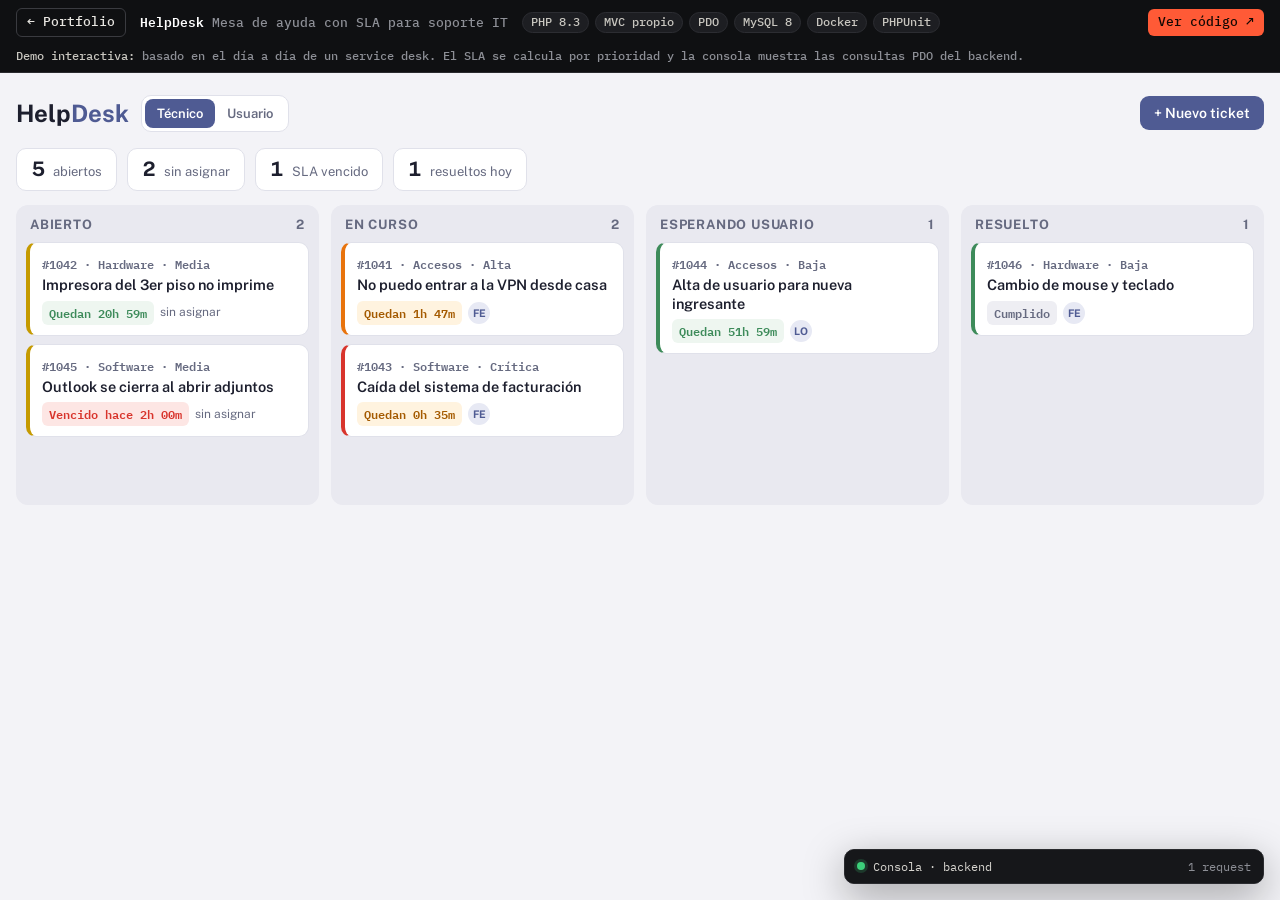
<file: demos/helpdesk.html>
<!DOCTYPE html>
<html lang="es">
<head>
<meta charset="utf-8">
<meta name="viewport" content="width=device-width,initial-scale=1">
<title>HelpDesk · Demo</title>
<link rel="preconnect" href="https://fonts.googleapis.com">
<link href="https://fonts.googleapis.com/css2?family=Public+Sans:wght@400;500;600;700&family=IBM+Plex+Mono:wght@400;500;600&display=swap" rel="stylesheet">
<link rel="stylesheet" href="../assets/kit.css">
<style>
:root{
  --bg:#f3f3f7; --card:#fff; --ink:#1d1f2e; --muted:#666a80; --line:#e0e1ea; --php:#4f5b93; --php2:#e7e9f4;
  --crit:#d8342c; --high:#e8730c; --med:#c59a00; --low:#3d8b5a; --font:"Public Sans",system-ui,sans-serif; --mono:"IBM Plex Mono",ui-monospace,monospace;
  /* layout: tablero kanban por estado con badges de SLA + panel lateral del ticket */
  color-scheme:light;
}
*{box-sizing:border-box}
body{margin:0;background:var(--bg);color:var(--ink);font:14.5px/1.45 var(--font)}
.wrap{max-width:1280px;margin:0 auto;padding:22px 16px 110px}
.top{display:flex;align-items:center;gap:12px;flex-wrap:wrap;margin-bottom:16px}
.top h1{margin:0;font:700 24px var(--font)}
.top h1 span{color:var(--php)}
.sp{flex:1}
.seg{display:flex;background:var(--card);border:1px solid var(--line);border-radius:10px;padding:3px}
.seg button{border:0;background:none;border-radius:8px;padding:7px 12px;font:600 13px var(--font);cursor:pointer;color:var(--muted)}
.seg button[aria-pressed="true"]{background:var(--php);color:#fff}
.btn{border:0;border-radius:9px;padding:9px 14px;font:600 14px var(--font);cursor:pointer;background:var(--php);color:#fff}
.btn.sec{background:#fff;color:var(--ink);border:1px solid var(--line)}
button:focus-visible,select:focus-visible,input:focus-visible,textarea:focus-visible{outline:2px solid var(--php);outline-offset:2px}
.kpis{display:flex;gap:10px;flex-wrap:wrap;margin-bottom:14px}
.kpi{background:var(--card);border:1px solid var(--line);border-radius:10px;padding:8px 14px;display:flex;gap:8px;align-items:baseline}
.kpi b{font:700 20px var(--font);font-variant-numeric:tabular-nums}
.kpi span{color:var(--muted);font-size:13px}
.board{display:grid;grid-template-columns:repeat(4,minmax(240px,1fr));gap:12px;overflow-x:auto;padding-bottom:6px}
.col{background:#e9e9f0;border-radius:12px;padding:10px;min-height:300px}
.col h2{font:700 13px var(--font);text-transform:uppercase;letter-spacing:.8px;color:var(--muted);margin:2px 4px 10px;display:flex;justify-content:space-between}
.tk{all:unset;box-sizing:border-box;display:block;width:100%;background:var(--card);border:1px solid var(--line);border-left:4px solid var(--p);border-radius:10px;padding:10px 12px;margin-bottom:8px;cursor:pointer}
.tk:hover{box-shadow:0 2px 10px rgba(30,30,60,.08)}
.tk:focus-visible{outline:2px solid var(--php)}
.tk .id{font:600 11.5px var(--mono);color:var(--muted)}
.tk b{display:block;margin:2px 0 6px;font-weight:600;line-height:1.3}
.tk .meta{display:flex;gap:6px;align-items:center;flex-wrap:wrap;font-size:12px;color:var(--muted)}
.sla{font:600 11.5px var(--mono);padding:2px 7px;border-radius:6px;background:#eef6f0;color:var(--low)}
.sla.warn{background:#fff3df;color:#a45a00}.sla.bad{background:#fde6e4;color:var(--crit)}.sla.done{background:#eeeef3;color:var(--muted)}
.av{width:22px;height:22px;border-radius:50%;background:var(--php2);color:var(--php);display:inline-grid;place-items:center;font:700 10.5px var(--font)}
.drawer{position:fixed;top:0;right:0;bottom:0;width:min(440px,100%);background:var(--card);border-left:1px solid var(--line);box-shadow:-10px 0 40px rgba(20,20,40,.12);z-index:950;display:flex;flex-direction:column}
.drawer header{padding:16px 18px;border-bottom:1px solid var(--line);display:flex;gap:10px;align-items:start}
.drawer header h3{margin:0;font:700 18px var(--font);flex:1}
.x{border:0;background:var(--php2);border-radius:8px;width:32px;height:32px;cursor:pointer;font-size:16px}
.dbody{padding:16px 18px;overflow:auto;flex:1}
.kv{display:grid;grid-template-columns:110px 1fr;gap:6px 10px;font-size:13.5px;margin-bottom:14px}
.kv span{color:var(--muted)}
.cm{background:#f6f6fa;border-radius:10px;padding:10px 12px;margin-bottom:8px;font-size:13.5px}
.cm small{display:block;color:var(--muted);font-size:12px;margin-bottom:2px}
.cm.int{background:#fff8e6}
textarea,input,select{width:100%;border:1px solid var(--line);border-radius:8px;padding:8px 10px;font:500 14px var(--font);background:#fff;color:var(--ink)}
textarea{min-height:70px;resize:vertical}
.acts{display:flex;gap:8px;flex-wrap:wrap;margin-top:10px}
.field{margin-bottom:10px}
.field label{display:block;font-size:12.5px;color:var(--muted);font-weight:500;margin-bottom:4px}
.php{background:#1d1f2e;color:#d9dbef;border-radius:10px;padding:12px;font:12px/1.5 var(--mono);white-space:pre;overflow:auto;margin-top:14px}
[hidden]{display:none!important}
</style>
</head>
<body data-title="HelpDesk" data-sub="Mesa de ayuda con SLA para soporte IT" data-stack="PHP 8.3,MVC propio,PDO,MySQL 8,Docker,PHPUnit" data-repo="https://github.com/Federicoegas001/helpdesk-php" data-note="basado en el día a día de un service desk. El SLA se calcula por prioridad y la consola muestra las consultas PDO del backend.">
<div class="wrap">
  <div class="top">
    <h1>Help<span>Desk</span></h1>
    <div class="seg" role="group" aria-label="Rol"><button id="r-t" aria-pressed="true">Técnico</button><button id="r-u" aria-pressed="false">Usuario</button></div>
    <div class="sp"></div>
    <button class="btn" id="new">+ Nuevo ticket</button>
  </div>
  <div class="kpis" id="kpis"></div>
  <div class="board" id="board"></div>
</div>
<aside class="drawer" id="drawer" hidden aria-label="Detalle del ticket"></aside>
<script src="../assets/kit.js"></script>
<script>
const $=s=>document.querySelector(s),H=36e5;
const P={Crítica:{h:4,c:"var(--crit)"},Alta:{h:8,c:"var(--high)"},Media:{h:24,c:"var(--med)"},Baja:{h:72,c:"var(--low)"}};
const COLS=["Abierto","En curso","Esperando usuario","Resuelto"];
const now=Date.now();
let role="t",me="Federico E.",nid=1047;
let T=[
 {id:1041,t:"No puedo entrar a la VPN desde casa",cat:"Accesos",p:"Alta",st:"En curso",u:"Carla Méndez",a:"Federico E.",at:now-6.2*H,cm:[["Carla Méndez","Me dice 'credenciales inválidas' desde ayer.",0],["Federico E.","Reseteé tu MFA, probá de nuevo y avisame.",0]]},
 {id:1042,t:"Impresora del 3er piso no imprime",cat:"Hardware",p:"Media",st:"Abierto",u:"Jorge Paz",a:null,at:now-3*H,cm:[["Jorge Paz","Queda en cola y no sale nada.",0]]},
 {id:1043,t:"Caída del sistema de facturación",cat:"Software",p:"Crítica",st:"En curso",u:"Admin. Ventas",a:"Federico E.",at:now-3.4*H,cm:[["Admin. Ventas","Nadie puede facturar.",0],["Federico E.","Escalado a Infra, el servicio de base no responde.",1]]},
 {id:1044,t:"Alta de usuario para nueva ingresante",cat:"Accesos",p:"Baja",st:"Esperando usuario",u:"RRHH",a:"Luz Ortega",at:now-20*H,cm:[["RRHH","Ingresa el lunes Martina Sosa.",0],["Luz Ortega","Necesito el legajo para crear la cuenta.",0]]},
 {id:1045,t:"Outlook se cierra al abrir adjuntos",cat:"Software",p:"Media",st:"Abierto",u:"Pablo Ruiz",a:null,at:now-26*H,cm:[]},
 {id:1046,t:"Cambio de mouse y teclado",cat:"Hardware",p:"Baja",st:"Resuelto",u:"Sofía Gil",a:"Federico E.",at:now-30*H,res:now-5*H,cm:[["Federico E.","Entregado en el puesto.",0]]},
];
const ini=n=>n.split(" ").map(x=>x[0]).join("").slice(0,2);
function slaOf(t){const due=t.at+P[t.p].h*H;if(t.st==="Resuelto")return{cls:"done",txt:(t.res||now)<=due?"Cumplido":"Vencido"};
  const l=due-Date.now(),hh=Math.floor(Math.abs(l)/H),mm=Math.floor(Math.abs(l)%H/6e4);const s=`${hh}h ${String(mm).padStart(2,"0")}m`;
  return l<0?{cls:"bad",txt:"Vencido hace "+s}:l<P[t.p].h*H*.25?{cls:"warn",txt:"Quedan "+s}:{cls:"",txt:"Quedan "+s}}
function visible(){return role==="t"?T:T.filter(t=>t.u===me)}
function render(){
  const v=visible(),open=v.filter(t=>t.st!=="Resuelto");
  const brk=open.filter(t=>slaOf(t).cls==="bad").length;
  $("#kpis").innerHTML=[[open.length,"abiertos"],[open.filter(t=>!t.a).length,"sin asignar"],[brk,"SLA vencido"],[v.filter(t=>t.st==="Resuelto").length,"resueltos hoy"]].map(([b,s])=>`<div class="kpi"><b>${b}</b><span>${s}</span></div>`).join("");
  $("#board").innerHTML=COLS.map(c=>{const l=v.filter(t=>t.st===c);return `<section class="col"><h2>${c}<span>${l.length}</span></h2>${l.map(t=>{const s=slaOf(t);return `<button class="tk" style="--p:${P[t.p].c}" data-t="${t.id}"><span class="id">#${t.id} · ${t.cat} · ${t.p}</span><b>${t.t}</b><span class="meta"><span class="sla ${s.cls}">${s.txt}</span>${t.a?`<span class="av" title="${t.a}">${ini(t.a)}</span>`:"<span>sin asignar</span>"}</span></button>`}).join("")||'<p style="color:var(--muted);font-size:13px;margin:4px">Sin tickets.</p>'}</section>`}).join("");
}
let open=null;
function drawer(t){open=t;const s=slaOf(t);const d=$("#drawer");d.hidden=false;
  d.innerHTML=`<header><div style="flex:1"><span class="id" style="font:600 12px var(--mono);color:var(--muted)">#${t.id}</span><h3>${Kit.esc(t.t)}</h3></div><button class="x" id="dx" aria-label="Cerrar">✕</button></header>
  <div class="dbody"><div class="kv"><span>Estado</span><b>${t.st}</b><span>Prioridad</span><b style="color:${P[t.p].c}">${t.p} · SLA ${P[t.p].h} h</b><span>SLA</span><span class="sla ${s.cls}" style="justify-self:start">${s.txt}</span><span>Categoría</span><b>${t.cat}</b><span>Solicitante</span><b>${t.u}</b><span>Asignado</span><b>${t.a||"—"}</b></div>
  ${t.cm.filter(c=>role==="t"||!c[2]).map(c=>`<div class="cm ${c[2]?"int":""}"><small>${c[0]}${c[2]?" · nota interna":""}</small>${Kit.esc(c[1])}</div>`).join("")||'<p style="color:var(--muted)">Sin comentarios todavía.</p>'}
  <div class="field" style="margin-top:12px"><label for="cmt">Responder</label><textarea id="cmt" placeholder="Escribí una respuesta…"></textarea></div>
  <div class="acts"><button class="btn" data-a="reply">Enviar</button>${role==="t"?`${t.a!==me?'<button class="btn sec" data-a="take">Tomar ticket</button>':""}${t.st!=="En curso"?'<button class="btn sec" data-a="En curso">Pasar a En curso</button>':""}${t.st!=="Esperando usuario"?'<button class="btn sec" data-a="Esperando usuario">Esperar usuario</button>':""}${t.st!=="Resuelto"?'<button class="btn sec" data-a="Resuelto">Resolver</button>':""}`:""}</div>
  <div class="php">// TicketController::actualizarEstado()
$stmt = $this->db->prepare(
  'UPDATE tickets SET estado = :estado, tecnico_id = :tec
   WHERE id = :id');
$stmt->execute(['estado' => $estado,
  'tec' => $tecnicoId, 'id' => $id]);</div></div>`;
  Kit.log("GET","/tickets/"+t.id,200);Kit.log("SQL","SELECT … FROM comentarios WHERE ticket_id = ?","ok");}
function newForm(){open=null;const d=$("#drawer");d.hidden=false;
  d.innerHTML=`<header><h3>Nuevo ticket</h3><button class="x" id="dx" aria-label="Cerrar">✕</button></header><form class="dbody" id="nf">
  <div class="field"><label for="n-t">Asunto</label><input id="n-t" value="La notebook no conecta al Wi-Fi corporativo" required></div>
  <div class="field"><label for="n-c">Categoría</label><select id="n-c"><option>Red</option><option>Hardware</option><option>Software</option><option>Accesos</option></select></div>
  <div class="field"><label for="n-p">Impacto</label><select id="n-p"><option value="Baja">Baja · puedo seguir trabajando</option><option value="Media" selected>Media · me afecta a mí</option><option value="Alta">Alta · afecta a mi equipo</option><option value="Crítica">Crítica · afecta a toda la empresa</option></select></div>
  <div class="field"><label for="n-d">Descripción</label><textarea id="n-d">Desde esta mañana no aparece la red "CORP".</textarea></div>
  <button class="btn" style="width:100%">Crear ticket</button></form>`;
  $("#nf").onsubmit=e=>{e.preventDefault();const t={id:nid++,t:$("#n-t").value,cat:$("#n-c").value,p:$("#n-p").value,st:"Abierto",u:me,a:null,at:Date.now(),cm:[[me,$("#n-d").value,0]]};
    T.push(t);Kit.log("POST","/tickets",201);Kit.log("SQL","INSERT INTO tickets (asunto, prioridad, vence_sla) VALUES (?, ?, NOW() + INTERVAL "+P[t.p].h+" HOUR)","ok");render();drawer(t)};}
document.addEventListener("click",e=>{const b=e.target.closest("button");if(!b)return;
  if(b.dataset.t)drawer(T.find(t=>t.id==b.dataset.t));
  else if(b.id==="dx"){$("#drawer").hidden=true;open=null}
  else if(b.id==="new")newForm();
  else if(b.id==="r-t"||b.id==="r-u"){role=b.id==="r-t"?"t":"u";$("#r-t").setAttribute("aria-pressed",role==="t");$("#r-u").setAttribute("aria-pressed",role==="u");
    if(role==="u"&&!T.some(t=>t.u===me))T.push({id:nid++,t:"Necesito acceso a la carpeta de Contabilidad",cat:"Accesos",p:"Baja",st:"Abierto",u:me,a:null,at:Date.now()-2*H,cm:[[me,"Para cerrar el mes.",0]]});
    Kit.log("POST","/login  (rol: "+(role==="t"?"tecnico":"usuario")+")",302);$("#drawer").hidden=true;render()}
  else if(b.dataset.a&&open){const a=b.dataset.a;
    if(a==="reply"){const v=$("#cmt").value.trim();if(!v)return $("#cmt").focus();open.cm.push([role==="t"?"Federico E.":me,v,0]);Kit.log("POST","/tickets/"+open.id+"/comentarios",201)}
    else if(a==="take"){open.a="Federico E.";if(open.st==="Abierto")open.st="En curso";Kit.log("PATCH","/tickets/"+open.id+"/asignar",200)}
    else{open.st=a;if(a==="Resuelto")open.res=Date.now();if(!open.a)open.a="Federico E.";Kit.log("PATCH","/tickets/"+open.id+"/estado",200)}
    render();drawer(open)}
});
document.addEventListener("keydown",e=>{if(e.key==="Escape")$("#drawer").hidden=true});
setInterval(render,30000);
render();Kit.log("GET","/tickets?estado=abiertos",200);
</script>
</body>
</html>
</file>
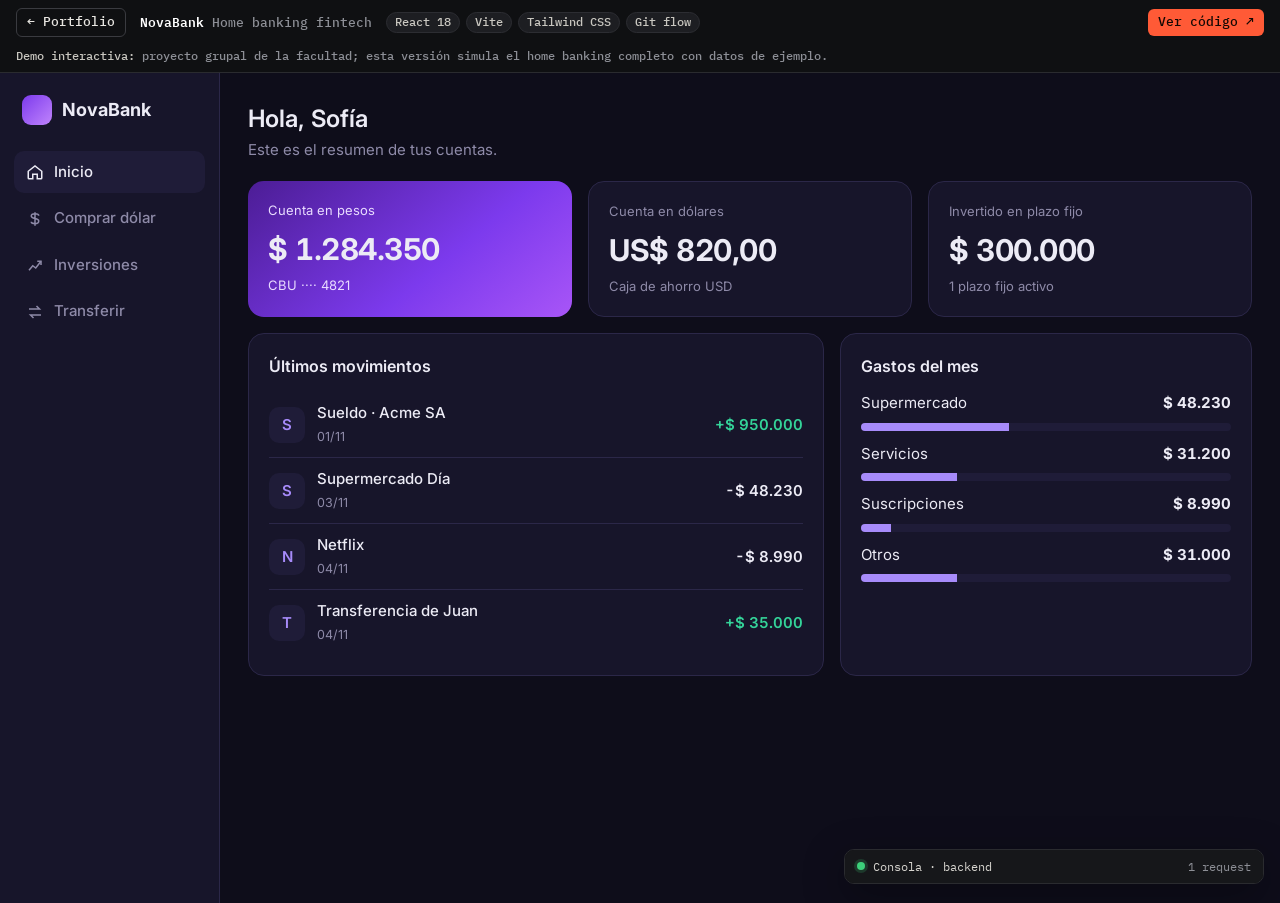
<file: demos/novabank.html>
<!DOCTYPE html>
<html lang="es">
<head>
<meta charset="utf-8">
<meta name="viewport" content="width=device-width,initial-scale=1">
<title>NovaBank · Demo</title>
<link rel="preconnect" href="https://fonts.googleapis.com">
<link href="https://fonts.googleapis.com/css2?family=Inter:wght@400;500;600;700&family=IBM+Plex+Mono:wght@400;500;600&display=swap" rel="stylesheet">
<link rel="stylesheet" href="../assets/kit.css">
<style>
:root{
  --bg:#0e0d1a; --panel:#17152a; --panel2:#1f1c38; --ink:#ecebf5; --muted:#8e8aa8; --line:#2b2748;
  --accent:#7c3aed; --accent2:#a78bfa; --ok:#34d399; --bad:#f87171; --font:"Inter",system-ui,sans-serif;
  /* layout: sidebar de navegación + contenido en tarjetas (design system de NovaBank) */
  color-scheme:dark;
}
*{box-sizing:border-box}
body{margin:0;background:var(--bg);color:var(--ink);font:15px/1.5 var(--font)}
.app{display:grid;grid-template-columns:220px 1fr;min-height:calc(100vh - 70px)}
nav{background:var(--panel);border-right:1px solid var(--line);padding:22px 14px;display:flex;flex-direction:column;gap:4px}
.logo{display:flex;align-items:center;gap:10px;font-weight:700;font-size:18px;margin:0 8px 22px}
.logo i{width:30px;height:30px;border-radius:9px;background:linear-gradient(135deg,var(--accent),#c084fc);display:block}
nav button{all:unset;cursor:pointer;padding:10px 12px;border-radius:10px;color:var(--muted);font-weight:500;display:flex;gap:10px;align-items:center}
nav button svg{width:18px;height:18px}
nav button[aria-current="page"]{background:var(--panel2);color:var(--ink)}
nav button:focus-visible{outline:2px solid var(--accent2)}
main{padding:28px;display:flex;flex-direction:column;gap:20px;max-width:1100px;width:100%}
h1{margin:0;font-size:24px;font-weight:600}
.hello{color:var(--muted);margin:2px 0 0}
.cards{display:grid;grid-template-columns:repeat(auto-fit,minmax(230px,1fr));gap:16px}
.card{background:var(--panel);border:1px solid var(--line);border-radius:16px;padding:20px}
.card.hero{background:linear-gradient(140deg,#4c1d95,#7c3aed 60%,#a855f7);border:0}
.lbl{font-size:13px;color:var(--muted)}
.hero .lbl{color:#e9dcff}
.big{font-size:30px;font-weight:700;letter-spacing:-.5px;font-variant-numeric:tabular-nums;margin-top:6px}
.sub{font-size:13px;color:var(--muted);margin-top:4px}
.hero .sub{color:#e9dcff}
.two{display:grid;grid-template-columns:1.4fr 1fr;gap:16px}
h2{font-size:16px;margin:0 0 14px;font-weight:600}
.mov{display:grid;grid-template-columns:36px 1fr auto;gap:12px;align-items:center;padding:10px 0;border-bottom:1px solid var(--line)}
.mov:last-child{border:0}
.mov .ic{width:36px;height:36px;border-radius:10px;background:var(--panel2);display:grid;place-items:center;font-weight:600;color:var(--accent2)}
.mov b{font-weight:500;display:block}
.mov small{color:var(--muted)}
.amt{font-variant-numeric:tabular-nums;font-weight:600}
.amt.in{color:var(--ok)}
.field{display:flex;flex-direction:column;gap:6px;margin-bottom:14px}
.field label{font-size:13px;color:var(--muted)}
input,select{background:var(--panel2);border:1px solid var(--line);color:var(--ink);border-radius:10px;padding:11px 12px;font:500 15px var(--font)}
input:focus,select:focus{outline:2px solid var(--accent);border-color:transparent}
.btn{border:0;background:var(--accent);color:#fff;border-radius:10px;padding:12px 16px;font:600 15px var(--font);cursor:pointer;width:100%}
.btn:hover{background:#6d28d9}.btn:disabled{opacity:.4;cursor:not-allowed}
.quote{display:flex;justify-content:space-between;padding:10px 0;border-bottom:1px dashed var(--line);font-variant-numeric:tabular-nums}
.msg{font-size:13px;margin-top:10px;min-height:20px}
.msg.e{color:var(--bad)}.msg.o{color:var(--ok)}
.bar{height:8px;background:var(--panel2);border-radius:99px;overflow:hidden;margin-top:8px}
.bar i{display:block;height:100%;background:var(--accent2)}
.spark{width:100%;height:80px}
[hidden]{display:none!important}
@media (max-width:820px){.app{grid-template-columns:1fr}nav{flex-direction:row;overflow-x:auto;padding:10px}.logo{display:none}.two{grid-template-columns:1fr}main{padding:18px 16px 90px}}
</style>
</head>
<body data-title="NovaBank" data-sub="Home banking fintech" data-stack="React 18,Vite,Tailwind CSS,Git flow" data-repo="https://github.com/Federicoegas001/NovaBank" data-note="proyecto grupal de la facultad; esta versión simula el home banking completo con datos de ejemplo.">
<div class="app">
  <nav aria-label="Secciones">
    <div class="logo"><i></i>NovaBank</div>
    <button data-v="inicio" aria-current="page"><svg viewBox="0 0 24 24" fill="none" stroke="currentColor" stroke-width="2"><path d="M3 11l9-7 9 7v9a1 1 0 0 1-1 1h-5v-6H9v6H4a1 1 0 0 1-1-1z"/></svg>Inicio</button>
    <button data-v="dolar"><svg viewBox="0 0 24 24" fill="none" stroke="currentColor" stroke-width="2"><path d="M12 3v18M17 7.5C17 5.6 14.8 5 12 5s-5 1-5 3 2 2.7 5 3.2 5 1.3 5 3.3-2.2 3.5-5 3.5-5-.7-5-2.5"/></svg>Comprar dólar</button>
    <button data-v="invertir"><svg viewBox="0 0 24 24" fill="none" stroke="currentColor" stroke-width="2"><path d="M4 19l5-6 4 3 7-9"/><path d="M15 7h5v5"/></svg>Inversiones</button>
    <button data-v="transferir"><svg viewBox="0 0 24 24" fill="none" stroke="currentColor" stroke-width="2"><path d="M4 8h14l-4-4M20 16H6l4 4"/></svg>Transferir</button>
  </nav>
  <main>
    <div><h1 id="ttl">Hola, Sofía</h1><p class="hello" id="sub">Este es el resumen de tus cuentas.</p></div>

    <section data-p="inicio">
      <div class="cards">
        <div class="card hero"><div class="lbl">Cuenta en pesos</div><div class="big" id="ars"></div><div class="sub">CBU ···· 4821</div></div>
        <div class="card"><div class="lbl">Cuenta en dólares</div><div class="big" id="usd"></div><div class="sub">Caja de ahorro USD</div></div>
        <div class="card"><div class="lbl">Invertido en plazo fijo</div><div class="big" id="inv"></div><div class="sub" id="invsub"></div></div>
      </div>
      <div class="two" style="margin-top:16px">
        <div class="card"><h2>Últimos movimientos</h2><div id="movs"></div></div>
        <div class="card"><h2>Gastos del mes</h2><div id="gastos"></div></div>
      </div>
    </section>

    <section data-p="dolar" hidden>
      <div class="two">
        <div class="card">
          <h2>Comprar dólares</h2>
          <div class="field"><label for="d-ars">Monto en pesos</label><input id="d-ars" type="number" min="0" step="1000" value="150000"></div>
          <div class="quote"><span>Cotización venta</span><b id="d-q"></b></div>
          <div class="quote"><span>Recibís</span><b id="d-rec"></b></div>
          <div class="quote"><span>Cupo mensual disponible</span><b id="d-cupo"></b></div>
          <button class="btn" id="d-go" style="margin-top:16px">Confirmar compra</button>
          <div class="msg" id="d-msg" role="status"></div>
        </div>
        <div class="card"><h2>Cotización últimos 14 días</h2><svg class="spark" id="spark" viewBox="0 0 300 80" preserveAspectRatio="none"></svg><div class="sub">Datos de ejemplo</div></div>
      </div>
    </section>

    <section data-p="invertir" hidden>
      <div class="two">
        <div class="card">
          <h2>Simular plazo fijo</h2>
          <div class="field"><label for="i-m">Monto</label><input id="i-m" type="number" min="1000" step="1000" value="200000"></div>
          <div class="field"><label for="i-d">Plazo</label><select id="i-d"><option value="30">30 días</option><option value="60">60 días</option><option value="90">90 días</option><option value="180">180 días</option></select></div>
          <div class="quote"><span>TNA</span><b id="i-tna"></b></div>
          <div class="quote"><span>Intereses estimados</span><b id="i-int"></b></div>
          <div class="quote"><span>Total al vencimiento</span><b id="i-tot"></b></div>
          <button class="btn" id="i-go" style="margin-top:16px">Constituir plazo fijo</button>
          <div class="msg" id="i-msg" role="status"></div>
        </div>
        <div class="card"><h2>Tus plazos fijos</h2><div id="i-list"></div></div>
      </div>
    </section>

    <section data-p="transferir" hidden>
      <div class="card" style="max-width:480px">
        <h2>Nueva transferencia</h2>
        <div class="field"><label for="t-dst">Destinatario</label><select id="t-dst"><option>Mateo Gómez · alias mateo.gomez.mp</option><option>Inmobiliaria Sur · CBU ···· 9930</option><option>Camila Ruiz · alias cami.ruiz</option></select></div>
        <div class="field"><label for="t-m">Monto</label><input id="t-m" type="number" min="1" step="100" value="25000"></div>
        <div class="field"><label for="t-c">Concepto</label><select id="t-c"><option>Varios</option><option>Alquiler</option><option>Expensas</option></select></div>
        <button class="btn" id="t-go">Transferir</button>
        <div class="msg" id="t-msg" role="status"></div>
      </div>
    </section>
  </main>
</div>
<script src="../assets/kit.js"></script>
<script>
const $=s=>document.querySelector(s), M=Kit.money;
const st={ars:1284350,usd:820,cupo:200,cot:1235,tna:0.33,pf:[{m:300000,d:30,vto:"02/12"}],
  movs:[["Sueldo · Acme SA",950000,"01/11"],["Supermercado Día",-48230,"03/11"],["Netflix",-8990,"04/11"],["Transferencia de Juan",35000,"04/11"]]};
const titles={inicio:["Hola, Sofía","Este es el resumen de tus cuentas."],dolar:["Comprar dólar","Operá dentro del cupo mensual de USD 200."],invertir:["Inversiones","Simulá y constituí plazos fijos al instante."],transferir:["Transferir","A cuentas propias o de terceros, en el momento."]};
function render(){
  $("#ars").textContent=M(st.ars);$("#usd").textContent=M(st.usd,"USD");
  const inv=st.pf.reduce((s,p)=>s+p.m,0);$("#inv").textContent=M(inv);$("#invsub").textContent=st.pf.length+" plazo"+(st.pf.length===1?"":"s")+" fijo"+(st.pf.length===1?"":"s")+" activo"+(st.pf.length===1?"":"s");
  $("#movs").innerHTML=st.movs.slice(0,6).map(([n,a,f])=>`<div class="mov"><div class="ic">${n[0]}</div><div><b>${n}</b><small>${f}</small></div><div class="amt ${a>0?"in":""}">${a>0?"+":""}${M(a)}</div></div>`).join("");
  const g=[["Supermercado",48230,40],["Servicios",31200,26],["Suscripciones",8990,8],["Otros",31000,26]];
  $("#gastos").innerHTML=g.map(([n,v,p])=>`<div style="margin-bottom:12px"><div class="quote" style="border:0;padding:0"><span>${n}</span><b>${M(v)}</b></div><div class="bar"><i style="width:${p}%"></i></div></div>`).join("");
  calcD();calcI();
  $("#i-list").innerHTML=st.pf.map(p=>`<div class="mov"><div class="ic">PF</div><div><b>${M(p.m)}</b><small>${p.d} días · vence ${p.vto}</small></div><div class="amt in">+${M(p.m*st.tna*p.d/365)}</div></div>`).join("");
}
function calcD(){const a=+$("#d-ars").value||0,u=a/st.cot;$("#d-q").textContent=M(st.cot);$("#d-rec").textContent=M(u,"USD");$("#d-cupo").textContent=M(st.cupo,"USD")}
function calcI(){const m=+$("#i-m").value||0,d=+$("#i-d").value,i=m*st.tna*d/365;$("#i-tna").textContent=(st.tna*100).toFixed(0)+"%";$("#i-int").textContent=M(i);$("#i-tot").textContent=M(m+i)}
function msg(id,t,ok){const e=$(id);e.textContent=t;e.className="msg "+(ok?"o":"e")}
$("#d-ars").oninput=calcD;$("#i-m").oninput=calcI;$("#i-d").onchange=calcI;
$("#d-go").onclick=()=>{const a=+$("#d-ars").value,u=+(a/st.cot).toFixed(2);
  if(a<=0)return msg("#d-msg","Ingresá un monto mayor a cero.");
  if(a>st.ars){Kit.log("POST","/api/operaciones/compra-usd",422);return msg("#d-msg","Saldo insuficiente en tu cuenta en pesos.")}
  if(u>st.cupo){Kit.log("POST","/api/operaciones/compra-usd",422);return msg("#d-msg","Superás el cupo mensual. Podés comprar hasta "+M(st.cupo,"USD")+".")}
  st.ars-=a;st.usd+=u;st.cupo-=u;st.movs.unshift(["Compra de USD "+u,-a,"hoy"]);Kit.log("POST","/api/operaciones/compra-usd",201);
  render();msg("#d-msg","Listo: acreditamos "+M(u,"USD")+" en tu caja de ahorro.",true)};
$("#i-go").onclick=()=>{const m=+$("#i-m").value,d=+$("#i-d").value;
  if(m<1000)return msg("#i-msg","El monto mínimo es $ 1.000.");
  if(m>st.ars){Kit.log("POST","/api/inversiones/plazo-fijo",422);return msg("#i-msg","Saldo insuficiente.")}
  const v=new Date();v.setDate(v.getDate()+d);st.ars-=m;st.pf.push({m,d,vto:v.toLocaleDateString("es-AR",{day:"2-digit",month:"2-digit"})});
  st.movs.unshift(["Plazo fijo "+d+" días",-m,"hoy"]);Kit.log("POST","/api/inversiones/plazo-fijo",201);render();msg("#i-msg","Plazo fijo constituido.",true)};
$("#t-go").onclick=()=>{const m=+$("#t-m").value,dst=$("#t-dst").value.split(" · ")[0];
  if(m<=0)return msg("#t-msg","Ingresá un monto mayor a cero.");
  if(m>st.ars){Kit.log("POST","/api/transferencias",422);return msg("#t-msg","Saldo insuficiente.")}
  st.ars-=m;st.movs.unshift(["Transferencia a "+dst,-m,"hoy"]);Kit.log("POST","/api/transferencias",201);render();msg("#t-msg","Transferiste "+M(m)+" a "+dst+".",true)};
document.querySelectorAll("nav button").forEach(b=>b.onclick=()=>{
  document.querySelectorAll("nav button").forEach(x=>x.removeAttribute("aria-current"));b.setAttribute("aria-current","page");
  document.querySelectorAll("[data-p]").forEach(s=>s.hidden=s.dataset.p!==b.dataset.v);
  const[t,s]=titles[b.dataset.v];$("#ttl").textContent=t;$("#sub").textContent=s;
  Kit.log("GET",{inicio:"/api/cuentas/resumen",dolar:"/api/cotizaciones/usd",invertir:"/api/inversiones",transferir:"/api/contactos"}[b.dataset.v],200)});
// sparkline
(function(){const pts=[1180,1188,1195,1192,1201,1210,1207,1215,1222,1219,1226,1230,1228,1235],mn=1170,mx=1245;
  const xy=pts.map((v,i)=>[i*(300/13),80-(v-mn)/(mx-mn)*72-4]);const d=xy.map((p,i)=>(i?"L":"M")+p[0].toFixed(1)+" "+p[1].toFixed(1)).join(" ");
  $("#spark").innerHTML=`<path d="${d} L300 80 L0 80Z" fill="rgba(124,58,237,.25)"/><path d="${d}" fill="none" stroke="#a78bfa" stroke-width="2" vector-effect="non-scaling-stroke"/><circle cx="${xy[13][0]}" cy="${xy[13][1]}" r="3.5" fill="#fff"/>`})();
render();Kit.log("GET","/api/cuentas/resumen",200);
</script>
</body>
</html>
</file>
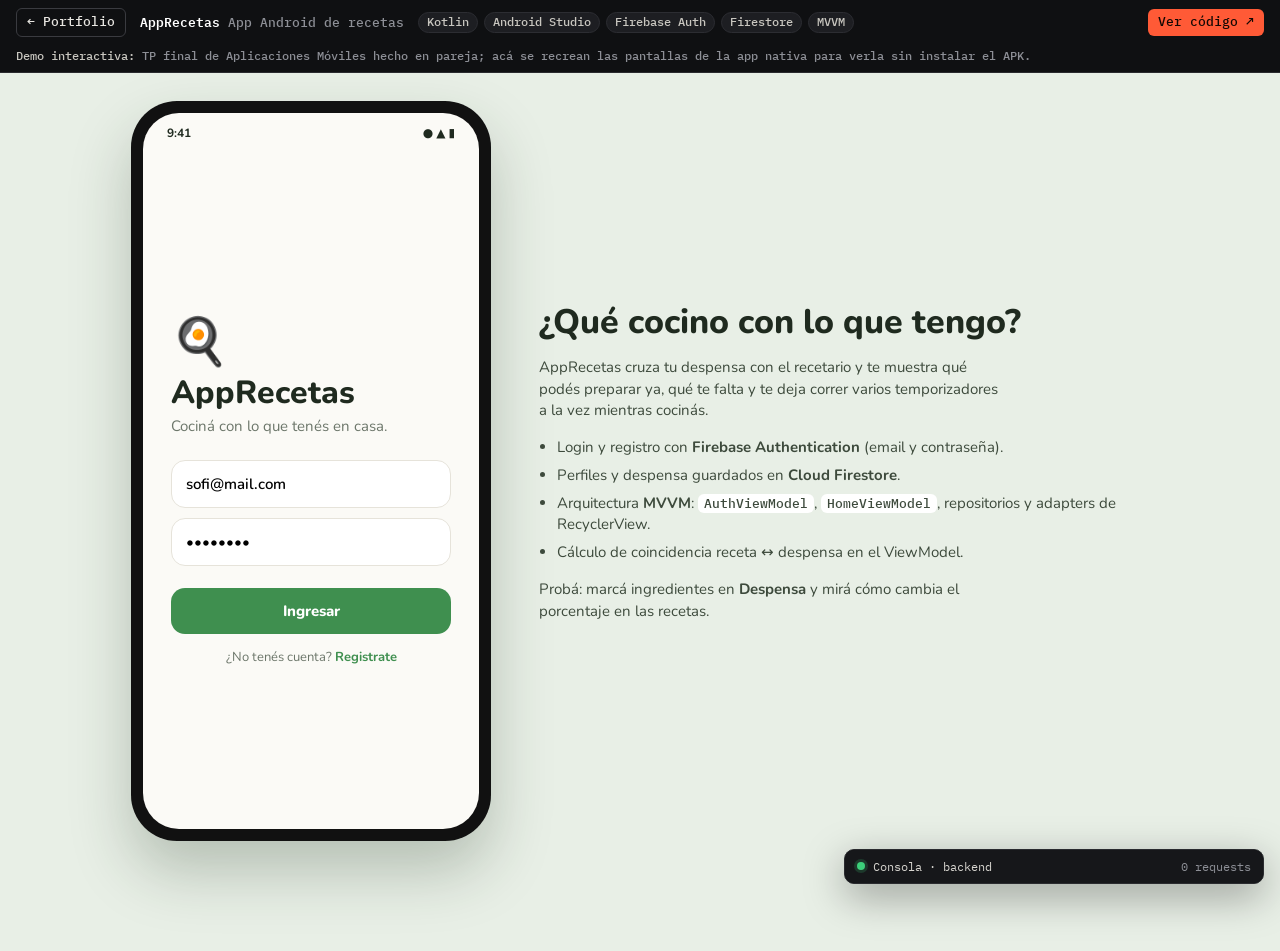
<file: demos/recetas.html>
<!DOCTYPE html>
<html lang="es">
<head>
<meta charset="utf-8">
<meta name="viewport" content="width=device-width,initial-scale=1">
<title>AppRecetas · Demo</title>
<link rel="preconnect" href="https://fonts.googleapis.com">
<link href="https://fonts.googleapis.com/css2?family=Nunito:wght@400;600;700;800&family=IBM+Plex+Mono:wght@400;500;600&display=swap" rel="stylesheet">
<link rel="stylesheet" href="../assets/kit.css">
<style>
:root{
  --bg:#e8efe6; --phone:#111; --scr:#fbfaf6; --ink:#1f2a1f; --muted:#6c766a; --line:#e6e3da;
  --green:#3f8f4f; --green2:#dcefdc; --amber:#f2a33a; --font:"Nunito",system-ui,sans-serif;
  /* layout: teléfono Android al centro + notas técnicas a la derecha */
  color-scheme:light;
}
*{box-sizing:border-box}
body{margin:0;background:var(--bg);color:var(--ink);font:15px/1.45 var(--font)}
.stage{max-width:1050px;margin:0 auto;padding:28px 16px 110px;display:grid;grid-template-columns:auto 1fr;gap:48px;align-items:center}
.phone{width:360px;height:740px;background:var(--phone);border-radius:46px;padding:12px;box-shadow:0 30px 60px rgba(30,50,30,.25)}
.scr{width:100%;height:100%;background:var(--scr);border-radius:36px;overflow:hidden;display:flex;flex-direction:column;position:relative}
.status{display:flex;justify-content:space-between;padding:12px 24px 6px;font:700 12px var(--font)}
.appbar{padding:6px 20px 12px;display:flex;align-items:center;gap:10px}
.appbar h2{margin:0;font:800 22px var(--font);flex:1}
.back{border:0;background:var(--green2);width:34px;height:34px;border-radius:50%;cursor:pointer;font-size:18px;color:var(--green)}
.body{flex:1;overflow:auto;padding:0 16px 16px}
.tabs{display:grid;grid-template-columns:repeat(3,1fr);border-top:1px solid var(--line);background:#fff}
.tabs button{border:0;background:none;padding:10px 0 14px;font:700 12px var(--font);color:var(--muted);cursor:pointer;display:flex;flex-direction:column;align-items:center;gap:3px}
.tabs button span{font-size:19px}
.tabs button[aria-current="page"]{color:var(--green)}
.search{width:100%;padding:11px 14px;border-radius:14px;border:1px solid var(--line);font:600 14px var(--font);background:#fff;margin-bottom:12px}
.rc{display:flex;gap:12px;background:#fff;border:1px solid var(--line);border-radius:18px;padding:10px;margin-bottom:10px;cursor:pointer;align-items:center;width:100%;text-align:left;font:inherit;color:inherit}
.thumb{width:62px;height:62px;border-radius:14px;display:grid;place-items:center;font-size:30px;flex:none}
.rc h3{margin:0 0 2px;font:800 15px var(--font)}
.rc small{color:var(--muted);font-weight:600}
.match{margin-top:6px;height:6px;background:#eee;border-radius:9px;overflow:hidden}
.match i{display:block;height:100%;background:var(--green)}
.chip{display:inline-block;font:800 11px var(--font);padding:2px 8px;border-radius:99px;background:var(--green2);color:var(--green);margin-top:4px}
.chip.w{background:#fdebd0;color:#a35f00}
.pantry{display:flex;flex-wrap:wrap;gap:8px}
.pantry button{border:1px solid var(--line);background:#fff;border-radius:99px;padding:8px 12px;font:700 13px var(--font);cursor:pointer;color:var(--ink)}
.pantry button[aria-pressed="true"]{background:var(--green);border-color:var(--green);color:#fff}
.sec{font:800 13px var(--font);text-transform:uppercase;letter-spacing:1px;color:var(--muted);margin:16px 0 8px}
.ing{display:flex;justify-content:space-between;padding:8px 0;border-bottom:1px dashed var(--line);font-weight:600}
.ing .ok{color:var(--green)}.ing .no{color:#c0392b}
ol.steps{padding-left:20px;margin:0}
ol.steps li{margin-bottom:8px}
.big{border:0;width:100%;padding:13px;border-radius:14px;background:var(--green);color:#fff;font:800 15px var(--font);cursor:pointer;margin-top:12px}
.big.alt{background:var(--amber);color:#2a1a00}
.tm{background:#fff;border:1px solid var(--line);border-radius:18px;padding:14px;margin-bottom:10px;display:flex;align-items:center;gap:12px}
.tm .t{font:800 30px var(--font);font-variant-numeric:tabular-nums;flex:1}
.tm.done{border-color:var(--amber);background:#fff6e6}
.tm small{display:block;font:700 12px var(--font);color:var(--muted)}
.rb{border:0;width:40px;height:40px;border-radius:50%;background:var(--green2);color:var(--green);cursor:pointer;font-weight:800}
.login{flex:1;display:flex;flex-direction:column;justify-content:center;padding:28px}
.login h1{font:800 32px/1.1 var(--font);margin:0 0 6px}
.login p{color:var(--muted);margin:0 0 22px}
.login input{width:100%;padding:13px 14px;border-radius:14px;border:1px solid var(--line);font:600 15px var(--font);margin-bottom:10px;background:#fff}
.notes h1{font:800 34px/1.1 var(--font);margin:0 0 10px}
.notes p{max-width:52ch;color:#3d4a3c}
.notes ul{padding-left:18px;color:#3d4a3c}
.notes li{margin-bottom:6px}
.notes code{font:500 13px "IBM Plex Mono",monospace;background:#fff;padding:1px 6px;border-radius:6px}
button:focus-visible,input:focus-visible{outline:3px solid var(--amber);outline-offset:2px}
@media (max-width:860px){.stage{grid-template-columns:1fr;justify-items:center}.phone{width:min(360px,100%)}}
</style>
</head>
<body data-title="AppRecetas" data-sub="App Android de recetas" data-stack="Kotlin,Android Studio,Firebase Auth,Firestore,MVVM" data-repo="https://github.com/Federicoegas001/parcial2-tn-acn4av--Santiago_Castillo---Federico-egas" data-note="TP final de Aplicaciones Móviles hecho en pareja; acá se recrean las pantallas de la app nativa para verla sin instalar el APK.">
<div class="stage">
  <div class="phone"><div class="scr" id="scr"></div></div>
  <div class="notes">
    <h1>¿Qué cocino con lo que tengo?</h1>
    <p>AppRecetas cruza tu despensa con el recetario y te muestra qué podés preparar ya, qué te falta y te deja correr varios temporizadores a la vez mientras cocinás.</p>
    <ul>
      <li>Login y registro con <b>Firebase Authentication</b> (email y contraseña).</li>
      <li>Perfiles y despensa guardados en <b>Cloud Firestore</b>.</li>
      <li>Arquitectura <b>MVVM</b>: <code>AuthViewModel</code>, <code>HomeViewModel</code>, repositorios y adapters de RecyclerView.</li>
      <li>Cálculo de coincidencia receta ↔ despensa en el ViewModel.</li>
    </ul>
    <p>Probá: marcá ingredientes en <b>Despensa</b> y mirá cómo cambia el porcentaje en las recetas.</p>
  </div>
</div>
<script src="../assets/kit.js"></script>
<script>
const R=[
 {id:1,n:"Tortilla de papas",e:"🥔",bg:"#fde9c9",min:35,ing:["Papa","Huevo","Cebolla","Aceite","Sal"],steps:["Cortá las papas y la cebolla en láminas finas.","Freí a fuego bajo 20 minutos.","Batí los huevos, mezclá y cuajá 4 minutos por lado."],t:20},
 {id:2,n:"Fideos con tuco",e:"🍝",bg:"#fbd5cf",min:40,ing:["Fideos","Tomate","Cebolla","Ajo","Aceite"],steps:["Rehogá cebolla y ajo.","Sumá el tomate y cociná 25 minutos.","Herví los fideos 9 minutos y mezclá."],t:9},
 {id:3,n:"Panqueques",e:"🥞",bg:"#f7e7b8",min:20,ing:["Harina","Leche","Huevo","Manteca"],steps:["Mezclá todo hasta que no queden grumos.","Dejá reposar 10 minutos.","Cociná en sartén caliente."],t:10},
 {id:4,n:"Ensalada César",e:"🥗",bg:"#d9efd2",min:15,ing:["Lechuga","Pollo","Queso","Pan","Huevo"],steps:["Grillá el pollo.","Tostá el pan en cubos.","Armá con la salsa y el queso."],t:12},
 {id:5,n:"Arroz con pollo",e:"🍗",bg:"#fde2c2",min:45,ing:["Arroz","Pollo","Cebolla","Morrón","Aceite"],steps:["Dorá el pollo.","Sofreí cebolla y morrón.","Agregá el arroz y caldo, 18 minutos."],t:18},
];
const ALL=[...new Set(R.flatMap(r=>r.ing))].sort();
let pantry=new Set(["Papa","Huevo","Cebolla","Aceite","Sal","Harina","Leche"]);
let view="login",tab="recetas",cur=null,q="",timers=[{n:"Hervir agua",s:300,left:183,run:true}];
const scr=document.getElementById("scr");
const pct=r=>Math.round(r.ing.filter(i=>pantry.has(i)).length/r.ing.length*100);
const fmt=s=>String(Math.floor(s/60)).padStart(2,"0")+":"+String(s%60).padStart(2,"0");
const status='<div class="status"><span>9:41</span><span>● ▲ ▮</span></div>';
function tabs(){return `<nav class="tabs">${[["recetas","📖","Recetas"],["despensa","🧺","Despensa"],["timers","⏱️","Timers"]].map(([k,i,l])=>`<button data-tab="${k}" ${tab===k?'aria-current="page"':""}><span>${i}</span>${l}</button>`).join("")}</nav>`}
function render(){
  if(view==="login"){scr.innerHTML=status+`<form class="login" id="lg"><div style="font-size:46px">🍳</div><h1>AppRecetas</h1><p>Cociná con lo que tenés en casa.</p>
    <input aria-label="Email" value="sofi@mail.com"><input aria-label="Contraseña" type="password" value="12345678"><button class="big">Ingresar</button>
    <p style="margin:14px 0 0;text-align:center;font-size:13px">¿No tenés cuenta? <b style="color:var(--green)">Registrate</b></p></form>`;
    scr.querySelector("#lg").onsubmit=e=>{e.preventDefault();Kit.log("POST","firebase.auth · signInWithEmailAndPassword","OK");Kit.log("GET","firestore · users/{uid}","OK");view="app";render()};return}
  if(cur){const r=cur;scr.innerHTML=status+`<div class="appbar"><button class="back" data-back aria-label="Volver">←</button><h2>${r.n}</h2></div><div class="body">
    <div class="thumb" style="width:100%;height:120px;background:${r.bg};font-size:64px;border-radius:20px">${r.e}</div>
    <div class="sec">Ingredientes · ${pct(r)}% en tu despensa</div>${r.ing.map(i=>`<div class="ing"><span>${i}</span>${pantry.has(i)?'<span class="ok">✓ Tenés</span>':'<span class="no">Te falta</span>'}</div>`).join("")}
    <div class="sec">Pasos · ${r.min} min</div><ol class="steps">${r.steps.map(s=>`<li>${s}</li>`).join("")}</ol>
    <button class="big alt" data-timer="${r.id}">Iniciar timer de ${r.t} min</button></div>`+tabs();return}
  let b="";
  if(tab==="recetas"){const list=R.filter(r=>r.n.toLowerCase().includes(q.toLowerCase())).sort((a,b)=>pct(b)-pct(a));
    b=`<input class="search" id="q" placeholder="Buscar receta" value="${q}" aria-label="Buscar receta">`+list.map(r=>{const p=pct(r),f=r.ing.length-r.ing.filter(i=>pantry.has(i)).length;return `<button class="rc" data-r="${r.id}"><div class="thumb" style="background:${r.bg}">${r.e}</div><div style="flex:1"><h3>${r.n}</h3><small>${r.min} min · ${r.ing.length} ingredientes</small><div class="match"><i style="width:${p}%"></i></div>${f===0?'<span class="chip">¡Podés hacerla!</span>':`<span class="chip w">Te falta${f>1?"n":""} ${f}</span>`}</div></button>`}).join("")}
  if(tab==="despensa")b=`<p style="margin:0 0 12px;color:var(--muted);font-weight:600">Tocá lo que tenés en casa (${pantry.size}/${ALL.length})</p><div class="pantry">${ALL.map(i=>`<button data-p="${i}" aria-pressed="${pantry.has(i)}">${i}</button>`).join("")}</div>`;
  if(tab==="timers")b=(timers.length?timers.map((t,i)=>`<div class="tm ${t.left===0?"done":""}"><div style="flex:1"><small>${t.n}</small><div class="t">${t.left===0?"¡Listo!":fmt(t.left)}</div></div><button class="rb" data-tp="${i}" aria-label="${t.run?"Pausar":"Reanudar"}">${t.run?"❚❚":"▶"}</button><button class="rb" data-tx="${i}" aria-label="Eliminar">✕</button></div>`).join(""):'<p style="color:var(--muted)">No hay timers corriendo. Abrí una receta e iniciá uno.</p>')+`<button class="big" data-add5>+ Timer de 5 min</button>`;
  const title={recetas:"Recetas",despensa:"Mi despensa",timers:"Timers"}[tab];
  scr.innerHTML=status+`<div class="appbar"><h2>${title}</h2></div><div class="body" id="bd">${b}</div>`+tabs();
  const qi=scr.querySelector("#q");if(qi){qi.oninput=e=>{q=e.target.value;const pos=e.target.selectionStart;render();const n=scr.querySelector("#q");n.focus();n.setSelectionRange(pos,pos)}}
}
scr.addEventListener("click",e=>{const t=e.target.closest("button");if(!t)return;
  if(t.dataset.tab){tab=t.dataset.tab;cur=null;render()}
  else if(t.dataset.r){cur=R.find(r=>r.id==t.dataset.r);Kit.log("GET","firestore · recetas/"+cur.id,"OK");render()}
  else if(t.dataset.back!==undefined){cur=null;render()}
  else if(t.dataset.p){const i=t.dataset.p;pantry.has(i)?pantry.delete(i):pantry.add(i);Kit.log("PUT","firestore · users/{uid}/pantry","OK");render()}
  else if(t.dataset.timer){const r=R.find(x=>x.id==t.dataset.timer);timers.push({n:r.n,s:r.t*60,left:r.t*60,run:true});cur=null;tab="timers";render()}
  else if(t.dataset.tp){const x=timers[t.dataset.tp];if(x.left===0)x.left=x.s;x.run=!x.run;render()}
  else if(t.dataset.tx){timers.splice(+t.dataset.tx,1);render()}
  else if(t.dataset.add5!==undefined){timers.push({n:"Timer rápido",s:300,left:300,run:true});render()}
});
setInterval(()=>{let ch=false;timers.forEach(t=>{if(t.run&&t.left>0){t.left--;ch=true;if(t.left===0)t.run=false}});
  if(ch&&view==="app"&&!cur&&tab==="timers"){scr.querySelectorAll(".tm").forEach((el,i)=>{const t=timers[i];el.querySelector(".t").textContent=t.left===0?"¡Listo!":fmt(t.left);el.classList.toggle("done",t.left===0)})}},1000);
render();
</script>
</body>
</html>
</file>
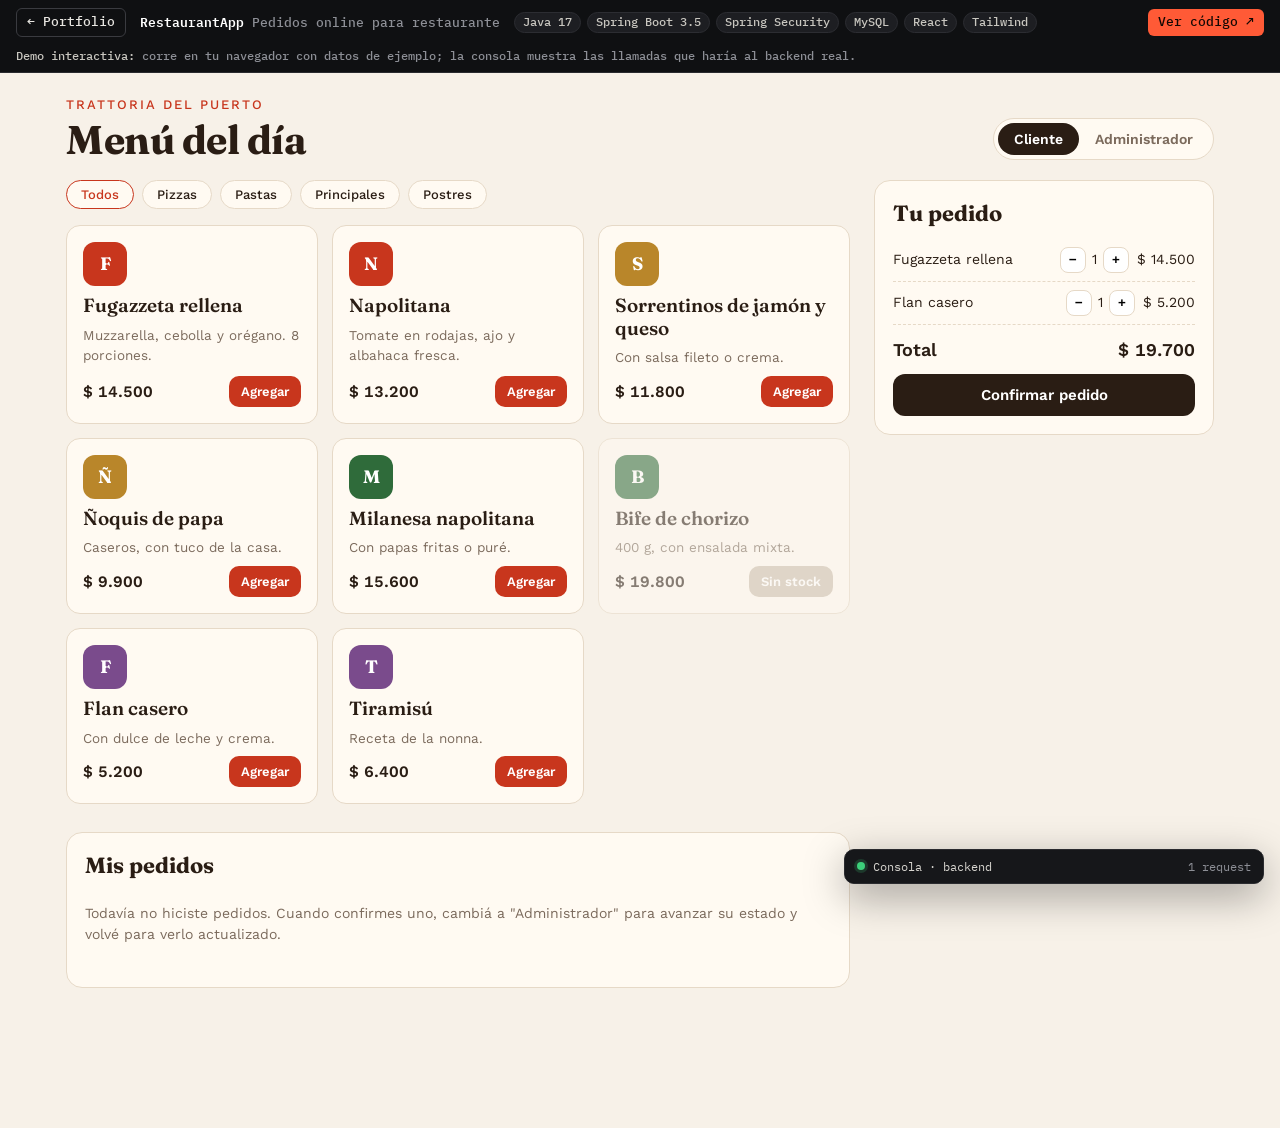
<file: demos/restaurant.html>
<!DOCTYPE html>
<html lang="es">
<head>
<meta charset="utf-8">
<meta name="viewport" content="width=device-width,initial-scale=1">
<title>RestaurantApp · Demo</title>
<link rel="preconnect" href="https://fonts.googleapis.com">
<link href="https://fonts.googleapis.com/css2?family=Fraunces:opsz,wght@9..144,500;9..144,700&family=Work+Sans:wght@400;500;600&family=IBM+Plex+Mono:wght@400;500;600&display=swap" rel="stylesheet">
<link rel="stylesheet" href="../assets/kit.css">
<style>
:root{
  --bg:#f7f1e8; --card:#fffaf2; --ink:#2a1d14; --muted:#7b6a5c; --line:#e6d9c7;
  --tomato:#c8361d; --basil:#2f6b3a; --display:"Fraunces",Georgia,serif; --body:"Work Sans",system-ui,sans-serif;
  /* layout: menú a la izquierda, carrito fijo a la derecha; admin = tabla */
  color-scheme:light;
}
*{box-sizing:border-box}
body{margin:0;background:var(--bg);color:var(--ink);font:15px/1.5 var(--body)}
.wrap{max-width:1180px;margin:0 auto;padding:24px 16px 120px}
.top{display:flex;align-items:end;justify-content:space-between;gap:16px;flex-wrap:wrap;margin-bottom:20px}
h1{font:700 40px/1 var(--display);margin:0;letter-spacing:-.5px}
h1 small{display:block;font:500 13px var(--body);letter-spacing:2px;text-transform:uppercase;color:var(--tomato);margin-bottom:8px}
.roles{display:flex;background:var(--card);border:1px solid var(--line);border-radius:999px;padding:4px}
.roles button{border:0;background:transparent;padding:8px 16px;border-radius:999px;font:600 14px var(--body);color:var(--muted);cursor:pointer}
.roles button[aria-pressed="true"]{background:var(--ink);color:#fff}
.grid{display:grid;grid-template-columns:1fr 340px;gap:24px;align-items:start}
.cats{display:flex;gap:8px;flex-wrap:wrap;margin-bottom:16px}
.cats button{border:1px solid var(--line);background:var(--card);border-radius:999px;padding:6px 14px;font:500 13px var(--body);cursor:pointer;color:var(--ink)}
.cats button[aria-pressed="true"]{border-color:var(--tomato);color:var(--tomato)}
.menu{display:grid;grid-template-columns:repeat(auto-fill,minmax(230px,1fr));gap:14px}
.dish{background:var(--card);border:1px solid var(--line);border-radius:14px;padding:16px;display:flex;flex-direction:column;gap:8px}
.dish .ic{width:44px;height:44px;border-radius:12px;display:grid;place-items:center;font:700 18px var(--display);color:#fff}
.dish h3{margin:0;font:600 19px/1.2 var(--display)}
.dish p{margin:0;color:var(--muted);font-size:13.5px;flex:1}
.dish .row{display:flex;align-items:center;justify-content:space-between}
.price{font:600 16px var(--body);font-variant-numeric:tabular-nums}
.add{border:0;background:var(--tomato);color:#fff;border-radius:10px;padding:8px 12px;font:600 13px var(--body);cursor:pointer}
.add:disabled{background:#cdbfae;cursor:not-allowed}
.off{opacity:.55}
.cart{position:sticky;top:96px;background:var(--card);border:1px solid var(--line);border-radius:16px;padding:18px}
.cart h2,.panel h2{font:700 22px var(--display);margin:0 0 12px}
.line{display:grid;grid-template-columns:1fr auto auto;gap:8px;align-items:center;padding:8px 0;border-bottom:1px dashed var(--line);font-size:14px}
.qty{display:flex;align-items:center;gap:6px}
.qty button{width:26px;height:26px;border-radius:8px;border:1px solid var(--line);background:#fff;cursor:pointer;font-weight:600}
.total{display:flex;justify-content:space-between;margin:14px 0;font:600 18px var(--body);font-variant-numeric:tabular-nums}
.cta{width:100%;border:0;background:var(--ink);color:#fff;border-radius:12px;padding:12px;font:600 15px var(--body);cursor:pointer}
.cta:disabled{opacity:.4;cursor:not-allowed}
.empty{color:var(--muted);font-size:14px;padding:10px 0}
.orders{margin-top:28px}
.panel{background:var(--card);border:1px solid var(--line);border-radius:16px;padding:18px;margin-bottom:20px;overflow-x:auto}
table{width:100%;border-collapse:collapse;font-size:14px}
th{text-align:left;font:600 12px var(--body);text-transform:uppercase;letter-spacing:1px;color:var(--muted);padding:8px;border-bottom:1px solid var(--line)}
td{padding:10px 8px;border-bottom:1px solid var(--line);vertical-align:middle;font-variant-numeric:tabular-nums}
.pill{display:inline-block;padding:3px 10px;border-radius:999px;font:600 12px var(--body)}
.PENDIENTE{background:#fde7c8;color:#8a5300}.EN_PREPARACION{background:#dbe8ff;color:#1d4aa8}.LISTO{background:#dff2e2;color:var(--basil)}.ENTREGADO{background:#ece6dd;color:#5d5045}
select,.sw{font:500 13px var(--body)}
select{padding:6px;border-radius:8px;border:1px solid var(--line);background:#fff}
.sw{border:1px solid var(--line);background:#fff;border-radius:999px;padding:4px 10px;cursor:pointer}
.sw[aria-pressed="true"]{background:var(--basil);border-color:var(--basil);color:#fff}
.toast{position:fixed;left:50%;bottom:24px;transform:translateX(-50%);background:var(--ink);color:#fff;padding:10px 16px;border-radius:10px;font-weight:500;opacity:0;transition:opacity .25s;pointer-events:none;z-index:950}
.toast.show{opacity:1}
button:focus-visible,select:focus-visible{outline:2px solid var(--tomato);outline-offset:2px}
[hidden]{display:none!important}
@media (max-width:860px){.grid{grid-template-columns:1fr}.cart{position:static}}
</style>
</head>
<body data-title="RestaurantApp" data-sub="Pedidos online para restaurante" data-stack="Java 17,Spring Boot 3.5,Spring Security,MySQL,React,Tailwind" data-repo="https://github.com/Federicoegas001/restaurant-app">
<div class="wrap">
  <div class="top">
    <h1><small>Trattoria del Puerto</small>Menú del día</h1>
    <div class="roles" role="group" aria-label="Rol">
      <button id="r-cli" aria-pressed="true">Cliente</button>
      <button id="r-adm" aria-pressed="false">Administrador</button>
    </div>
  </div>

  <section id="v-cli">
    <div class="grid">
      <div>
        <div class="cats" id="cats"></div>
        <div class="menu" id="menu"></div>
        <div class="orders panel">
          <h2>Mis pedidos</h2>
          <div id="mine"></div>
        </div>
      </div>
      <aside class="cart">
        <h2>Tu pedido</h2>
        <div id="cart"></div>
        <div class="total"><span>Total</span><span id="tot">$ 0</span></div>
        <button class="cta" id="confirm" disabled>Confirmar pedido</button>
      </aside>
    </div>
  </section>

  <section id="v-adm" hidden>
    <div class="panel">
      <h2>Pedidos entrantes</h2>
      <table><thead><tr><th>#</th><th>Cliente</th><th>Items</th><th>Total</th><th>Estado</th><th>Cambiar estado</th></tr></thead><tbody id="all"></tbody></table>
    </div>
    <div class="panel">
      <h2>Platos</h2>
      <table><thead><tr><th>Plato</th><th>Categoría</th><th>Precio</th><th>Disponible</th></tr></thead><tbody id="dishes"></tbody></table>
    </div>
  </section>
</div>
<div class="toast" id="toast" role="status"></div>
<script src="../assets/kit.js"></script>
<script>
const platos=[
  {id:1,n:"Fugazzeta rellena",c:"Pizzas",p:14500,d:"Muzzarella, cebolla y orégano. 8 porciones.",col:"#c8361d",ok:true},
  {id:2,n:"Napolitana",c:"Pizzas",p:13200,d:"Tomate en rodajas, ajo y albahaca fresca.",col:"#c8361d",ok:true},
  {id:3,n:"Sorrentinos de jamón y queso",c:"Pastas",p:11800,d:"Con salsa fileto o crema.",col:"#b9862a",ok:true},
  {id:4,n:"Ñoquis de papa",c:"Pastas",p:9900,d:"Caseros, con tuco de la casa.",col:"#b9862a",ok:true},
  {id:5,n:"Milanesa napolitana",c:"Principales",p:15600,d:"Con papas fritas o puré.",col:"#2f6b3a",ok:true},
  {id:6,n:"Bife de chorizo",c:"Principales",p:19800,d:"400 g, con ensalada mixta.",col:"#2f6b3a",ok:false},
  {id:7,n:"Flan casero",c:"Postres",p:5200,d:"Con dulce de leche y crema.",col:"#7a4b8c",ok:true},
  {id:8,n:"Tiramisú",c:"Postres",p:6400,d:"Receta de la nonna.",col:"#7a4b8c",ok:true},
];
const estados=["PENDIENTE","EN_PREPARACION","LISTO","ENTREGADO"];
let pedidos=[
  {id:101,cli:"Lucía M.",items:[[1,1],[7,2]],est:"EN_PREPARACION"},
  {id:102,cli:"Martín R.",items:[[5,2]],est:"PENDIENTE"},
];
let cart={}, cat="Todos", nextId=103;
const $=s=>document.querySelector(s), M=v=>Kit.money(v);
const byId=id=>platos.find(p=>p.id===id);
const totalOf=items=>items.reduce((s,[id,q])=>s+byId(id).p*q,0);
function toast(t){const e=$("#toast");e.textContent=t;e.classList.add("show");clearTimeout(e._t);e._t=setTimeout(()=>e.classList.remove("show"),1800)}

function renderCats(){
  const cs=["Todos",...new Set(platos.map(p=>p.c))];
  $("#cats").innerHTML=cs.map(c=>`<button aria-pressed="${c===cat}" data-c="${c}">${c}</button>`).join("");
}
function renderMenu(){
  $("#menu").innerHTML=platos.filter(p=>cat==="Todos"||p.c===cat).map(p=>`
    <article class="dish ${p.ok?"":"off"}">
      <div class="ic" style="background:${p.col}">${p.n[0]}</div>
      <h3>${p.n}</h3><p>${p.d}</p>
      <div class="row"><span class="price">${M(p.p)}</span>
      <button class="add" data-add="${p.id}" ${p.ok?"":"disabled"}>${p.ok?"Agregar":"Sin stock"}</button></div>
    </article>`).join("");
}
function renderCart(){
  const ids=Object.keys(cart).map(Number);
  $("#cart").innerHTML=ids.length?ids.map(id=>`<div class="line"><span>${byId(id).n}</span>
    <span class="qty"><button data-q="${id}" data-d="-1" aria-label="Quitar uno">−</button>${cart[id]}<button data-q="${id}" data-d="1" aria-label="Agregar uno">+</button></span>
    <span>${M(byId(id).p*cart[id])}</span></div>`).join(""):'<p class="empty">Agregá platos del menú para armar tu pedido.</p>';
  $("#tot").textContent=M(totalOf(ids.map(id=>[id,cart[id]])));
  $("#confirm").disabled=!ids.length;
}
function itemsTxt(items){return items.map(([id,q])=>`${q}× ${byId(id).n}`).join(", ")}
function renderMine(){
  const mine=pedidos.filter(p=>p.cli==="Vos");
  $("#mine").innerHTML=mine.length?`<table><thead><tr><th>#</th><th>Items</th><th>Total</th><th>Estado</th></tr></thead><tbody>${
    mine.map(p=>`<tr><td>${p.id}</td><td>${itemsTxt(p.items)}</td><td>${M(totalOf(p.items))}</td><td><span class="pill ${p.est}">${p.est.replace("_"," ")}</span></td></tr>`).join("")}</tbody></table>`
    :'<p class="empty">Todavía no hiciste pedidos. Cuando confirmes uno, cambiá a "Administrador" para avanzar su estado y volvé para verlo actualizado.</p>';
}
function renderAdmin(){
  $("#all").innerHTML=pedidos.map(p=>`<tr><td>${p.id}</td><td>${p.cli}</td><td>${itemsTxt(p.items)}</td><td>${M(totalOf(p.items))}</td>
    <td><span class="pill ${p.est}">${p.est.replace("_"," ")}</span></td>
    <td><select data-est="${p.id}" aria-label="Estado del pedido ${p.id}">${estados.map(e=>`<option ${e===p.est?"selected":""}>${e}</option>`).join("")}</select></td></tr>`).join("");
  $("#dishes").innerHTML=platos.map(p=>`<tr><td>${p.n}</td><td>${p.c}</td><td>${M(p.p)}</td>
    <td><button class="sw" data-sw="${p.id}" aria-pressed="${p.ok}">${p.ok?"Disponible":"No disponible"}</button></td></tr>`).join("");
}
function all(){renderCats();renderMenu();renderCart();renderMine();renderAdmin()}

document.addEventListener("click",e=>{
  const t=e.target.closest("button");if(!t)return;
  if(t.dataset.c){cat=t.dataset.c;renderCats();renderMenu();Kit.log("GET","/api/platos/disponibles",200)}
  if(t.dataset.add){const id=+t.dataset.add;cart[id]=(cart[id]||0)+1;renderCart();toast(byId(id).n+" agregado")}
  if(t.dataset.q){const id=+t.dataset.q;cart[id]+=+t.dataset.d;if(cart[id]<=0)delete cart[id];renderCart()}
  if(t.dataset.sw){const p=byId(+t.dataset.sw);p.ok=!p.ok;Kit.log("PUT","/api/platos/"+p.id,200);all()}
  if(t.id==="r-cli"||t.id==="r-adm"){
    const adm=t.id==="r-adm";$("#r-cli").setAttribute("aria-pressed",!adm);$("#r-adm").setAttribute("aria-pressed",adm);
    $("#v-cli").hidden=adm;$("#v-adm").hidden=!adm;
    Kit.log("POST","/api/usuarios/login  {rol:"+(adm?"ADMIN":"CLIENTE")+"}",200);
    Kit.log("GET",adm?"/api/pedidos":"/api/pedidos/usuario/7",200);
  }
});
$("#confirm").addEventListener("click",()=>{
  const items=Object.keys(cart).map(id=>[+id,cart[id]]);
  pedidos.unshift({id:nextId++,cli:"Vos",items,est:"PENDIENTE"});cart={};
  Kit.log("POST","/api/pedidos",201);Kit.open();toast("Pedido #"+(nextId-1)+" confirmado");all();
});
document.addEventListener("change",e=>{
  if(e.target.dataset.est){const p=pedidos.find(x=>x.id==e.target.dataset.est);p.est=e.target.value;
    Kit.log("PATCH","/api/pedidos/"+p.id+"/estado",200);toast("Pedido #"+p.id+" → "+p.est.replace("_"," "));all()}
});
cart={1:1,7:1};
all();Kit.log("GET","/api/platos/disponibles",200);
</script>
</body>
</html>
</file>
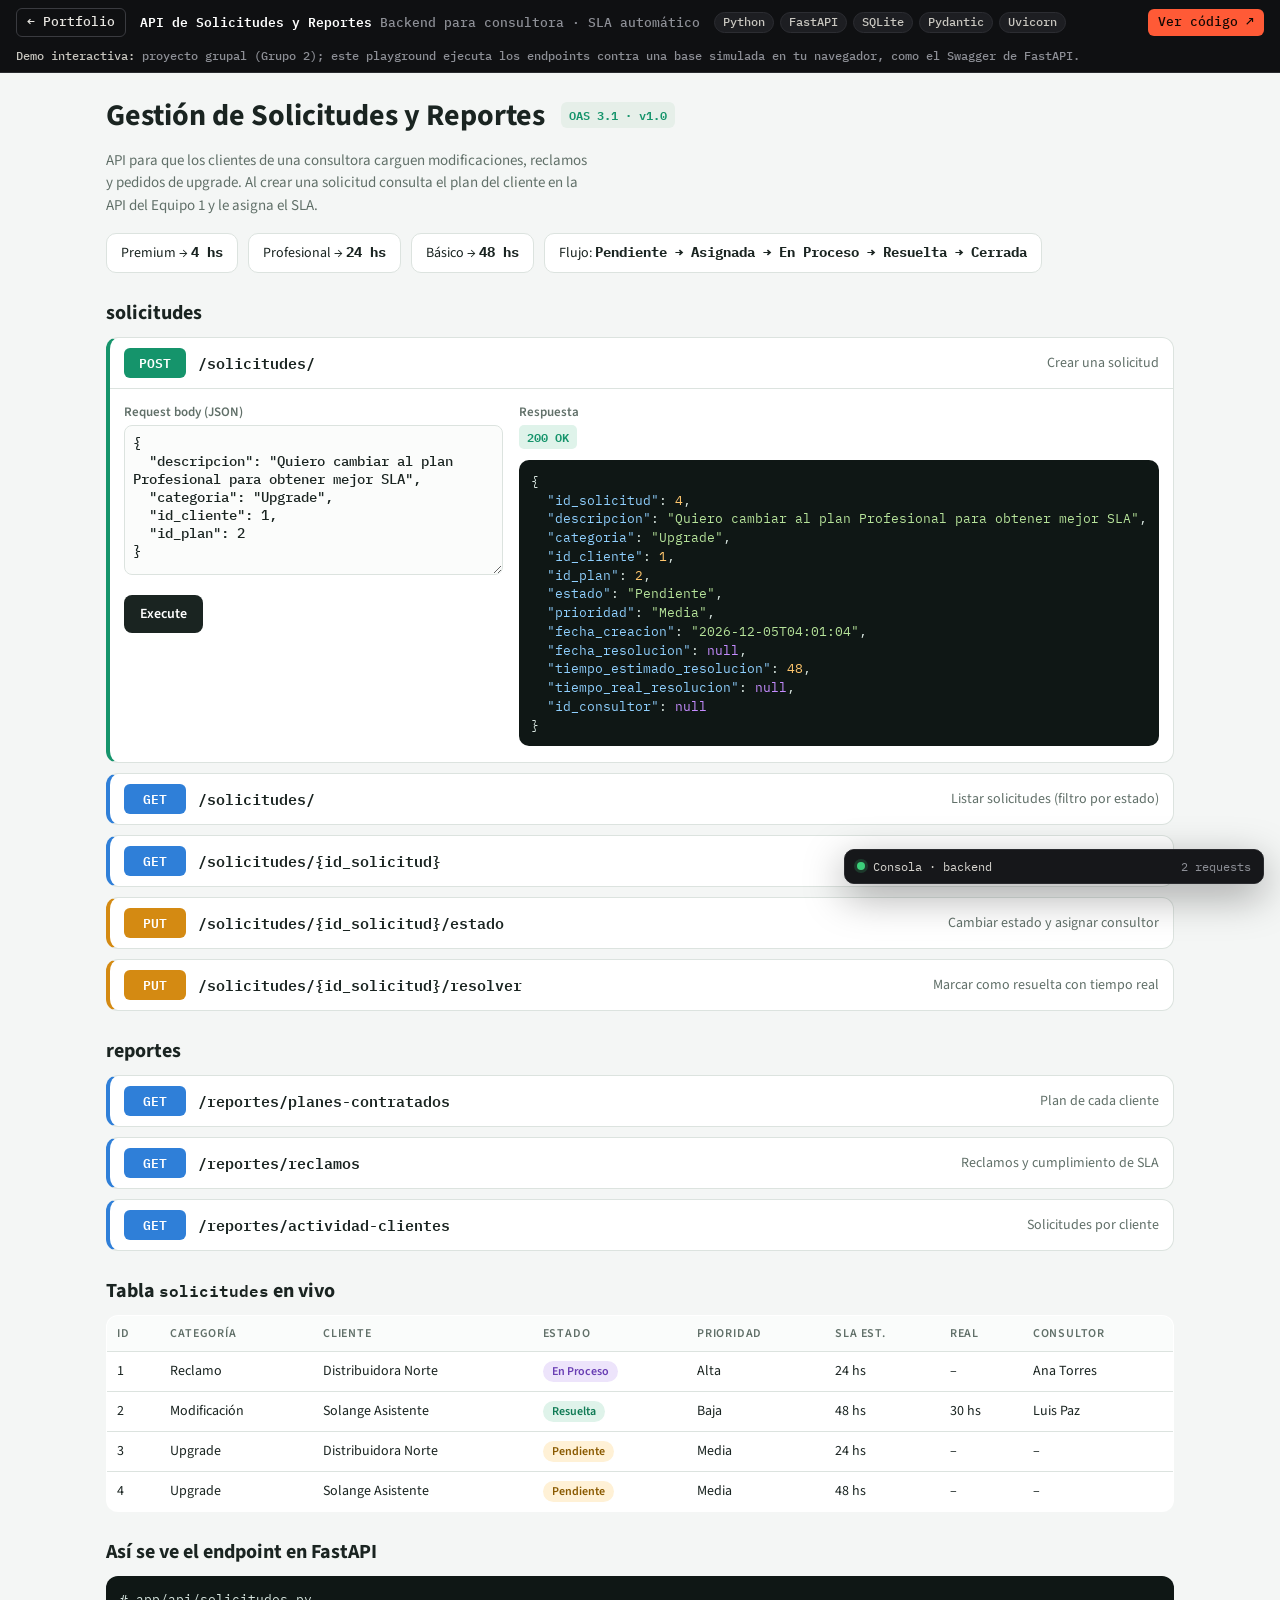
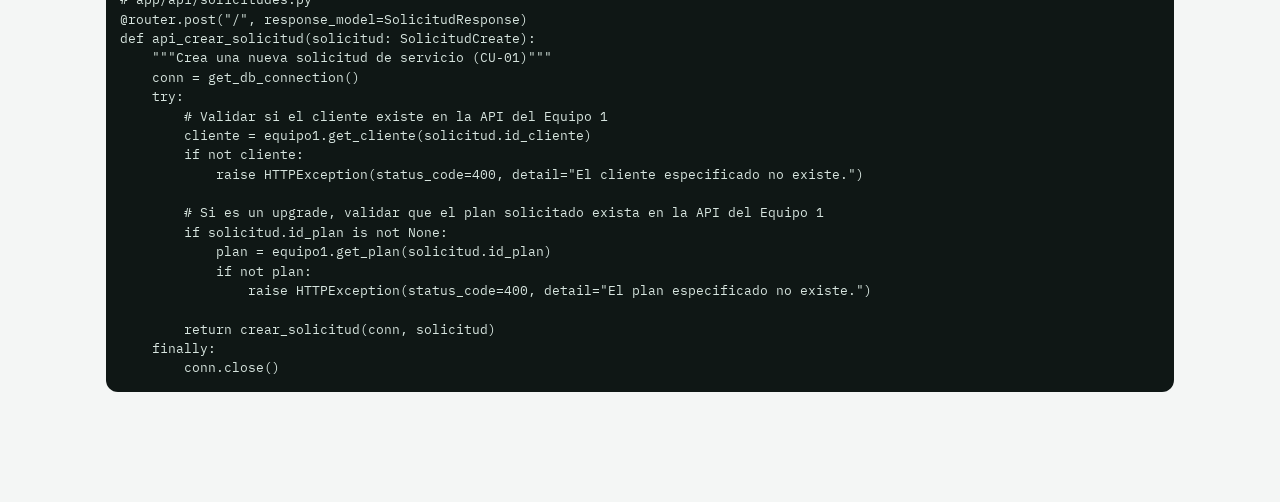
<file: demos/solicitudes.html>
<!DOCTYPE html>
<html lang="es">
<head>
<meta charset="utf-8">
<meta name="viewport" content="width=device-width,initial-scale=1">
<title>API Solicitudes · Demo</title>
<link rel="preconnect" href="https://fonts.googleapis.com">
<link href="https://fonts.googleapis.com/css2?family=Source+Sans+3:wght@400;600;700&family=IBM+Plex+Mono:wght@400;500;600&display=swap" rel="stylesheet">
<link rel="stylesheet" href="../assets/kit.css">
<style>
:root{
  --bg:#f4f6f5; --card:#fff; --ink:#1a2421; --muted:#617069; --line:#dce3df; --code:#0f1715;
  --get:#2f7fd8; --post:#15946b; --put:#d48a12; --py:#3572a5; --body:"Source Sans 3",system-ui,sans-serif; --mono:"IBM Plex Mono",ui-monospace,monospace;
  /* layout: documentación tipo Swagger con endpoints desplegables + tabla de datos en vivo */
  color-scheme:light;
}
*{box-sizing:border-box}
body{margin:0;background:var(--bg);color:var(--ink);font:15px/1.5 var(--body)}
.wrap{max-width:1100px;margin:0 auto;padding:26px 16px 110px}
.head{display:flex;gap:16px;align-items:center;flex-wrap:wrap;margin-bottom:18px}
.head h1{margin:0;font:700 30px/1.1 var(--body)}
.ver{font:600 12px var(--mono);background:#e6efe9;color:var(--post);padding:3px 8px;border-radius:6px}
.lead{color:var(--muted);max-width:70ch;margin:4px 0 0}
.sla{display:flex;gap:10px;flex-wrap:wrap;margin:16px 0 22px}
.sla div{background:var(--card);border:1px solid var(--line);border-radius:10px;padding:8px 14px;font-size:14px}
.sla b{font-family:var(--mono)}
h2{font:700 20px var(--body);margin:26px 0 10px}
.ep{background:var(--card);border:1px solid var(--line);border-radius:12px;margin-bottom:10px;overflow:hidden}
.ep>button{all:unset;box-sizing:border-box;width:100%;display:flex;gap:12px;align-items:center;padding:10px 14px;cursor:pointer}
.ep>button:focus-visible{outline:2px solid var(--get);outline-offset:-2px}
.m{font:600 12.5px var(--mono);color:#fff;border-radius:6px;padding:4px 0;width:62px;text-align:center;flex:none}
.m.GET{background:var(--get)}.m.POST{background:var(--post)}.m.PUT{background:var(--put)}
.path{font:600 14.5px var(--mono)}
.desc{color:var(--muted);font-size:14px;flex:1;text-align:right}
.ep.GET{border-left:4px solid var(--get)}.ep.POST{border-left:4px solid var(--post)}.ep.PUT{border-left:4px solid var(--put)}
.box{padding:4px 14px 16px;border-top:1px solid var(--line);display:grid;grid-template-columns:1fr 1fr;gap:16px}
.box label{display:block;font:600 13px var(--body);color:var(--muted);margin:10px 0 4px}
.box input,.box select,.box textarea{width:100%;font:500 13.5px var(--mono);border:1px solid var(--line);border-radius:8px;padding:8px;background:#fbfcfb;color:var(--ink)}
.box textarea{min-height:150px;resize:vertical}
.exec{margin-top:12px;border:0;background:var(--ink);color:#fff;border-radius:8px;padding:9px 16px;font:600 14px var(--body);cursor:pointer}
.res{background:var(--code);color:#d7e5df;border-radius:10px;padding:12px;font:12.5px/1.5 var(--mono);overflow:auto;max-height:340px;white-space:pre;margin-top:10px}
.code{display:inline-block;font:600 12px var(--mono);padding:2px 8px;border-radius:5px;background:#dff3ea;color:var(--post)}
.code.e{background:#fde4e1;color:#c0392b}
.k{color:#8fd0ff}.s{color:#b6e39a}.n{color:#ffc66d}.nl{color:#c58cff}
table{width:100%;border-collapse:collapse;background:var(--card);border:1px solid var(--line);border-radius:12px;overflow:hidden;font-size:14px}
.tw{overflow-x:auto}
th,td{padding:9px 10px;border-bottom:1px solid var(--line);text-align:left;font-variant-numeric:tabular-nums}
th{font:600 12px var(--body);color:var(--muted);text-transform:uppercase;letter-spacing:.8px;background:#fafcfb}
.st{font:600 12px var(--body);padding:2px 9px;border-radius:99px;background:#eef1ef}
.st.Pendiente{background:#fff1d6;color:#8a5a00}.st.Asignada{background:#e2ecfb;color:#1d5ab4}.st.En{background:#ede4fb;color:#6a3fb4}.st.Resuelta{background:#dff3ea;color:#0f7a54}.st.Cerrada{background:#eceeed;color:#5b6660}
.py{background:var(--code);color:#d7e5df;border-radius:12px;padding:14px;font:12.5px/1.55 var(--mono);overflow:auto;white-space:pre}
[hidden]{display:none!important}
@media (max-width:760px){.box{grid-template-columns:1fr}.desc{display:none}}
</style>
</head>
<body data-title="API de Solicitudes y Reportes" data-sub="Backend para consultora · SLA automático" data-stack="Python,FastAPI,SQLite,Pydantic,Uvicorn" data-repo="https://github.com/Federicoegas001/Api-Gestion-de-solicitudes-y-reportes" data-note="proyecto grupal (Grupo 2); este playground ejecuta los endpoints contra una base simulada en tu navegador, como el Swagger de FastAPI.">
<div class="wrap">
  <div class="head"><h1>Gestión de Solicitudes y Reportes</h1><span class="ver">OAS 3.1 · v1.0</span></div>
  <p class="lead">API para que los clientes de una consultora carguen modificaciones, reclamos y pedidos de upgrade. Al crear una solicitud consulta el plan del cliente en la API del Equipo 1 y le asigna el SLA.</p>
  <div class="sla"><div>Premium → <b>4 hs</b></div><div>Profesional → <b>24 hs</b></div><div>Básico → <b>48 hs</b></div><div>Flujo: <b>Pendiente → Asignada → En Proceso → Resuelta → Cerrada</b></div></div>

  <h2>solicitudes</h2>
  <div id="eps-s"></div>
  <h2>reportes</h2>
  <div id="eps-r"></div>

  <h2>Tabla <code style="font:600 16px var(--mono)">solicitudes</code> en vivo</h2>
  <div class="tw"><table><thead><tr><th>id</th><th>categoría</th><th>cliente</th><th>estado</th><th>prioridad</th><th>SLA est.</th><th>real</th><th>consultor</th></tr></thead><tbody id="tbl"></tbody></table></div>

  <h2>Así se ve el endpoint en FastAPI</h2>
  <div class="py" id="py"></div>
</div>
<script src="../assets/kit.js"></script>
<script>
const $=s=>document.querySelector(s);
const clientes={1:{n:"Solange Asistente",plan:"Básico"},2:{n:"Distribuidora Norte",plan:"Profesional"},3:{n:"Grupo Andino",plan:"Premium"}};
const planes={1:"Básico",2:"Profesional",3:"Premium"},SLA={"Premium":4,"Profesional":24,"Básico":48};
const consultores={1:"Ana Torres",2:"Luis Paz"};
let db=[
 {id_solicitud:1,descripcion:"El módulo de descarga de reportes no funciona",categoria:"Reclamo",id_cliente:2,id_plan:null,estado:"En Proceso",prioridad:"Alta",fecha_creacion:"2026-11-03T10:12:00",fecha_resolucion:null,tiempo_estimado_resolucion:24,tiempo_real_resolucion:null,id_consultor:1},
 {id_solicitud:2,descripcion:"Cambiar la reunión semanal al jueves",categoria:"Modificación",id_cliente:1,id_plan:null,estado:"Resuelta",prioridad:"Baja",fecha_creacion:"2026-11-02T09:00:00",fecha_resolucion:"2026-11-03T15:00:00",tiempo_estimado_resolucion:48,tiempo_real_resolucion:30,id_consultor:2},
 {id_solicitud:3,descripcion:"Quiero pasar al plan Premium",categoria:"Upgrade",id_cliente:2,id_plan:3,estado:"Pendiente",prioridad:"Media",fecha_creacion:"2026-11-04T18:40:00",fecha_resolucion:null,tiempo_estimado_resolucion:24,tiempo_real_resolucion:null,id_consultor:null},
];
const prio={Reclamo:"Alta",Upgrade:"Media","Modificación":"Baja"};
function hl(o){return JSON.stringify(o,null,2).replace(/&/g,"&amp;").replace(/</g,"&lt;").replace(/("(?:\\.|[^"\\])*")(\s*:)?|\b(true|false|null)\b|-?\d+(?:\.\d+)?/g,(m,s,c,l)=>s?(c?`<span class="k">${s}</span>${c}`:`<span class="s">${s}</span>`):l?`<span class="nl">${m}</span>`:`<span class="n">${m}</span>`)}
const err=(code,detail)=>({code,body:{detail}});
const find=id=>db.find(s=>s.id_solicitud===+id);
const EPS=[
 {g:"s",m:"POST",p:"/solicitudes/",d:"Crear una solicitud",body:{descripcion:"Quiero cambiar al plan Profesional para obtener mejor SLA",categoria:"Upgrade",id_cliente:1,id_plan:2},
  run:(q,b)=>{if(!clientes[b.id_cliente])return err(400,"El cliente especificado no existe.");if(b.id_plan!=null&&!planes[b.id_plan])return err(400,"El plan especificado no existe.");
   if(!["Modificación","Reclamo","Upgrade"].includes(b.categoria))return err(422,"categoria debe ser Modificación, Reclamo o Upgrade");
   const s={id_solicitud:db.length?Math.max(...db.map(x=>x.id_solicitud))+1:1,descripcion:b.descripcion,categoria:b.categoria,id_cliente:b.id_cliente,id_plan:b.id_plan??null,estado:"Pendiente",prioridad:prio[b.categoria],fecha_creacion:new Date().toISOString().slice(0,19),fecha_resolucion:null,tiempo_estimado_resolucion:SLA[clientes[b.id_cliente].plan],tiempo_real_resolucion:null,id_consultor:null};db.push(s);return{code:200,body:s,calls:[["GET","equipo1:5000/clientes/"+b.id_cliente,200]]}}},
 {g:"s",m:"GET",p:"/solicitudes/",d:"Listar solicitudes (filtro por estado)",q:[["estado","","sel",["","Pendiente","Asignada","En Proceso","Resuelta","Cerrada"]]],run:q=>({code:200,body:db.filter(s=>!q.estado||s.estado===q.estado)})},
 {g:"s",m:"GET",p:"/solicitudes/{id_solicitud}",d:"Ver detalle",q:[["id_solicitud","1"]],run:q=>find(q.id_solicitud)?{code:200,body:find(q.id_solicitud)}:err(404,"Solicitud no encontrada")},
 {g:"s",m:"PUT",p:"/solicitudes/{id_solicitud}/estado",d:"Cambiar estado y asignar consultor",q:[["id_solicitud","3"],["nuevo_estado","Asignada","sel",["Pendiente","Asignada","En Proceso","Resuelta","Cerrada"]],["id_consultor","1"]],
  run:q=>{const s=find(q.id_solicitud);if(!s)return err(404,"Solicitud no encontrada");if(q.id_consultor&&!consultores[q.id_consultor])return err(400,"El consultor no existe");s.estado=q.nuevo_estado;if(q.id_consultor)s.id_consultor=+q.id_consultor;return{code:200,body:s}}},
 {g:"s",m:"PUT",p:"/solicitudes/{id_solicitud}/resolver",d:"Marcar como resuelta con tiempo real",q:[["id_solicitud","1"],["tiempo_real","20"]],
  run:q=>{const s=find(q.id_solicitud);if(!s)return err(404,"Solicitud no encontrada");s.estado="Resuelta";s.tiempo_real_resolucion=+q.tiempo_real;s.fecha_resolucion=new Date().toISOString().slice(0,19);return{code:200,body:s}}},
 {g:"r",m:"GET",p:"/reportes/planes-contratados",d:"Plan de cada cliente",run:()=>({code:200,body:Object.entries(clientes).map(([id,c])=>({id_cliente:+id,nombre_cliente:c.n,plan:c.plan,tiempo_respuesta_hs:SLA[c.plan]})),calls:[["GET","equipo1:5000/clientes",200]]})},
 {g:"r",m:"GET",p:"/reportes/reclamos",d:"Reclamos y cumplimiento de SLA",run:()=>({code:200,body:db.filter(s=>s.categoria==="Reclamo").map(s=>({id_solicitud:s.id_solicitud,cliente:clientes[s.id_cliente].n,estado:s.estado,sla_hs:s.tiempo_estimado_resolucion,real_hs:s.tiempo_real_resolucion,cumple_sla:s.tiempo_real_resolucion==null?null:s.tiempo_real_resolucion<=s.tiempo_estimado_resolucion}))})},
 {g:"r",m:"GET",p:"/reportes/actividad-clientes",d:"Solicitudes por cliente",run:()=>({code:200,body:Object.entries(clientes).map(([id,c])=>{const l=db.filter(s=>s.id_cliente==id);return{cliente:c.n,total:l.length,reclamos:l.filter(s=>s.categoria==="Reclamo").length,upgrades:l.filter(s=>s.categoria==="Upgrade").length,modificaciones:l.filter(s=>s.categoria==="Modificación").length}})})},
];
function epHTML(e,i){const params=(e.q||[]).map(([k,v,t,opts])=>`<label for="p${i}-${k}">${k}</label>`+(t==="sel"?`<select id="p${i}-${k}" data-k="${k}">${opts.map(o=>`<option ${o===v?"selected":""} value="${o}">${o||"(sin filtro)"}</option>`).join("")}</select>`:`<input id="p${i}-${k}" data-k="${k}" value="${v}">`)).join("");
  return `<div class="ep ${e.m}"><button aria-expanded="${i===0}" data-tg="${i}"><span class="m ${e.m}">${e.m}</span><span class="path">${e.p}</span><span class="desc">${e.d}</span></button>
  <div class="box" id="b${i}" ${i===0?"":"hidden"}><div>${params}${e.body?`<label for="body${i}">Request body (JSON)</label><textarea id="body${i}">${JSON.stringify(e.body,null,2)}</textarea>`:""}${!params&&!e.body?'<p style="color:var(--muted);margin:10px 0 0">Sin parámetros.</p>':""}<button class="exec" data-ex="${i}">Execute</button></div>
  <div><label>Respuesta</label><div id="r${i}"><div class="res" style="color:#6e827a">Tocá Execute para llamar al endpoint.</div></div></div></div></div>`}
function exec(i){const e=EPS[i],q={};document.querySelectorAll(`#b${i} [data-k]`).forEach(x=>q[x.dataset.k]=x.value);
  let b=null;if(e.body){try{b=JSON.parse(document.getElementById("body"+i).value)}catch{show(i,{code:422,body:{detail:"JSON inválido en el body"}});return}}
  const r=e.run(q,b);(r.calls||[]).forEach(c=>Kit.log(...c));
  let path=e.p.replace(/\{(\w+)\}/g,(m,k)=>q[k]);const qs=Object.entries(q).filter(([k,v])=>v&&!e.p.includes("{"+k+"}")).map(([k,v])=>k+"="+encodeURIComponent(v)).join("&");
  Kit.log(e.m,path+(qs?"?"+qs:""),r.code);show(i,r);table()}
function show(i,r){document.getElementById("r"+i).innerHTML=`<span class="code ${r.code>=400?"e":""}">${r.code} ${r.code>=400?"Error":"OK"}</span><div class="res">${hl(r.body)}</div>`}
function table(){$("#tbl").innerHTML=db.map(s=>`<tr><td>${s.id_solicitud}</td><td>${s.categoria}</td><td>${clientes[s.id_cliente].n}</td><td><span class="st ${s.estado.split(" ")[0]}">${s.estado}</span></td><td>${s.prioridad}</td><td>${s.tiempo_estimado_resolucion} hs</td><td>${s.tiempo_real_resolucion??"–"}${s.tiempo_real_resolucion!=null?" hs":""}</td><td>${consultores[s.id_consultor]||"–"}</td></tr>`).join("")}
$("#eps-s").innerHTML=EPS.map((e,i)=>e.g==="s"?epHTML(e,i):"").join("");
$("#eps-r").innerHTML=EPS.map((e,i)=>e.g==="r"?epHTML(e,i):"").join("");
document.addEventListener("click",ev=>{const t=ev.target.closest("[data-tg],[data-ex]");if(!t)return;
  if(t.dataset.tg){const b=document.getElementById("b"+t.dataset.tg);b.hidden=!b.hidden;t.setAttribute("aria-expanded",!b.hidden)}
  else exec(+t.dataset.ex)});
$("#py").textContent=`# app/api/solicitudes.py
@router.post("/", response_model=SolicitudResponse)
def api_crear_solicitud(solicitud: SolicitudCreate):
    """Crea una nueva solicitud de servicio (CU-01)"""
    conn = get_db_connection()
    try:
        # Validar si el cliente existe en la API del Equipo 1
        cliente = equipo1.get_cliente(solicitud.id_cliente)
        if not cliente:
            raise HTTPException(status_code=400, detail="El cliente especificado no existe.")

        # Si es un upgrade, validar que el plan solicitado exista en la API del Equipo 1
        if solicitud.id_plan is not None:
            plan = equipo1.get_plan(solicitud.id_plan)
            if not plan:
                raise HTTPException(status_code=400, detail="El plan especificado no existe.")

        return crear_solicitud(conn, solicitud)
    finally:
        conn.close()`;
table();exec(0);
</script>
</body>
</html>
</file>
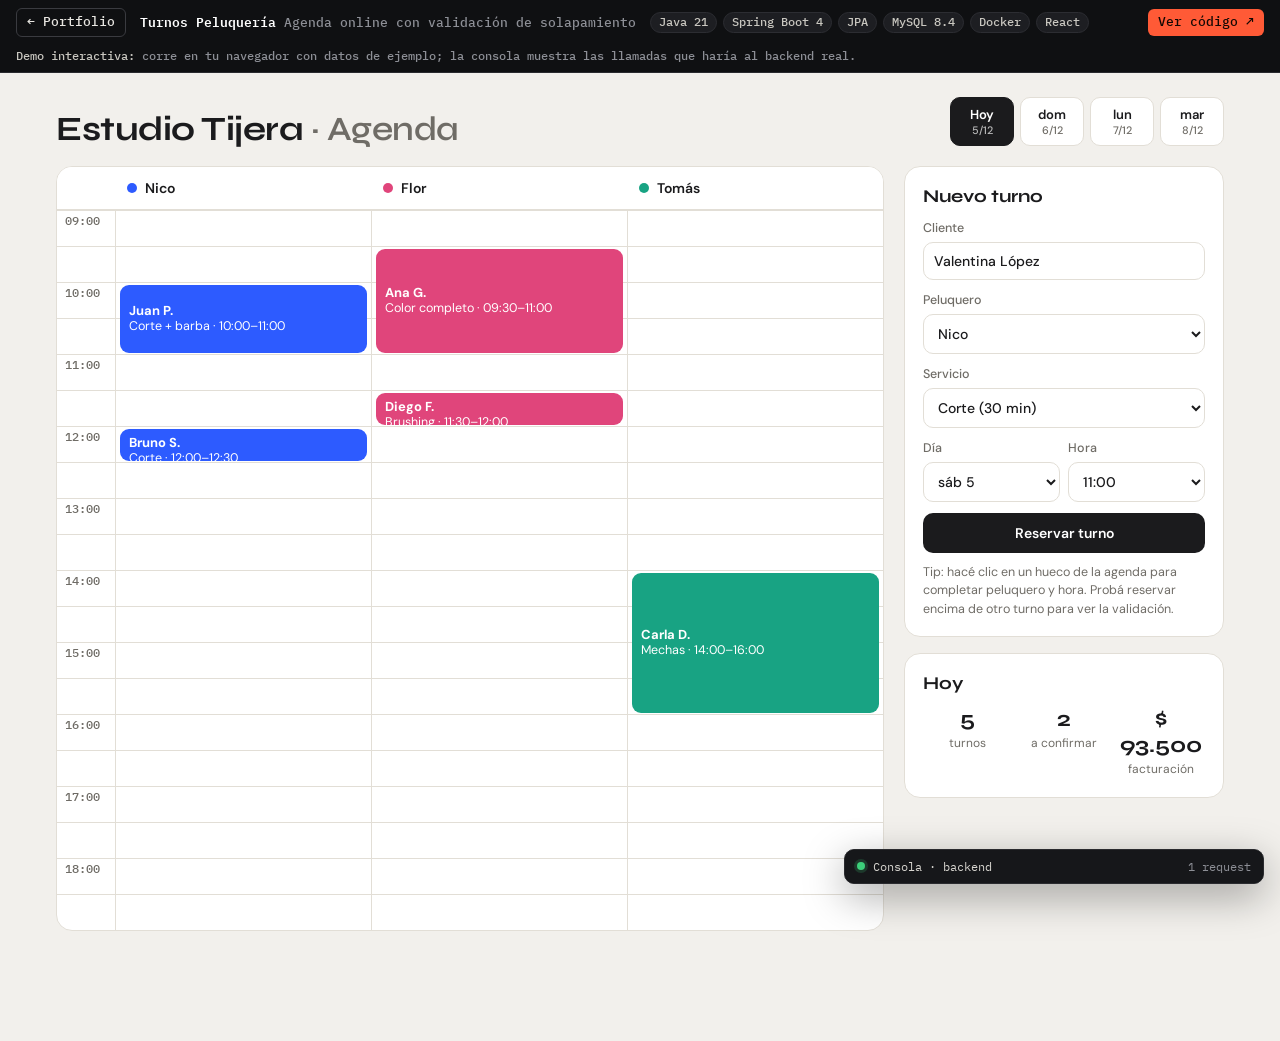
<file: demos/turnos.html>
<!DOCTYPE html>
<html lang="es">
<head>
<meta charset="utf-8">
<meta name="viewport" content="width=device-width,initial-scale=1">
<title>Turnos Peluquería · Demo</title>
<link rel="preconnect" href="https://fonts.googleapis.com">
<link href="https://fonts.googleapis.com/css2?family=Syne:wght@600;700&family=DM+Sans:wght@400;500;600&family=IBM+Plex+Mono:wght@400;500;600&display=swap" rel="stylesheet">
<link rel="stylesheet" href="../assets/kit.css">
<style>
:root{
  --bg:#f2f0ec; --card:#fff; --ink:#1b1b1d; --muted:#6f6c66; --line:#e2ded6;
  --a:#2d5bff; --b:#e0457b; --c:#18a383; --warn:#d9480f; --display:"Syne",system-ui,sans-serif; --body:"DM Sans",system-ui,sans-serif;
  /* layout: agenda diaria en columnas por peluquero + formulario lateral */
  color-scheme:light;
}
*{box-sizing:border-box}
body{margin:0;background:var(--bg);color:var(--ink);font:15px/1.45 var(--body)}
.wrap{max-width:1200px;margin:0 auto;padding:24px 16px 110px;display:grid;grid-template-columns:1fr 320px;gap:20px;align-items:start}
header.h{grid-column:1/-1;display:flex;justify-content:space-between;align-items:end;flex-wrap:wrap;gap:12px}
h1{font:700 34px/1 var(--display);margin:0;letter-spacing:-.5px}
h1 span{color:var(--muted);font-weight:600}
.days{display:flex;gap:6px}
.days button{border:1px solid var(--line);background:var(--card);border-radius:10px;padding:8px 12px;font:600 13px var(--body);cursor:pointer;color:var(--ink);text-align:center;min-width:64px}
.days button small{display:block;font-weight:500;color:var(--muted)}
.days button[aria-pressed="true"]{background:var(--ink);color:#fff;border-color:var(--ink)}
.days button[aria-pressed="true"] small{color:#bbb}
.agenda{background:var(--card);border:1px solid var(--line);border-radius:16px;overflow-x:auto}
.ag{display:grid;grid-template-columns:58px repeat(3,minmax(170px,1fr));min-width:600px;position:relative}
.colh{padding:12px;border-bottom:1px solid var(--line);font:600 14px var(--body);display:flex;align-items:center;gap:8px;position:sticky;top:0;background:var(--card)}
.colh i{width:10px;height:10px;border-radius:50%}
.time{font:500 12px "IBM Plex Mono",monospace;color:var(--muted);padding:2px 8px;height:36px;border-top:1px solid var(--line);font-variant-numeric:tabular-nums}
.slot{height:36px;border-top:1px solid var(--line);border-left:1px solid var(--line);cursor:pointer;position:relative}
.slot:hover{background:#f6f5f2}
.slot:focus-visible{outline:2px solid var(--ink);outline-offset:-2px}
.ev{position:absolute;left:4px;right:4px;border-radius:9px;padding:6px 9px;font-size:12.5px;line-height:1.25;color:#fff;cursor:pointer;overflow:hidden;z-index:2;border:0;text-align:left;font-family:var(--body)}
.ev b{display:block;font-size:13px}
.ev.CANCELADO{opacity:.35;text-decoration:line-through}
.ev.PENDIENTE{background-image:repeating-linear-gradient(135deg,rgba(255,255,255,.16) 0 6px,transparent 6px 12px)}
.side{display:flex;flex-direction:column;gap:16px;position:sticky;top:96px}
.card{background:var(--card);border:1px solid var(--line);border-radius:16px;padding:18px}
.card h2{font:700 18px var(--display);margin:0 0 12px}
.field{display:flex;flex-direction:column;gap:5px;margin-bottom:11px}
label{font-size:12.5px;color:var(--muted);font-weight:500}
select,input{padding:9px 10px;border:1px solid var(--line);border-radius:10px;font:500 14px var(--body);background:#fff;color:var(--ink)}
.row2{display:grid;grid-template-columns:1fr 1fr;gap:8px}
.btn{width:100%;border:0;border-radius:10px;padding:11px;background:var(--ink);color:#fff;font:600 14px var(--body);cursor:pointer}
.btn.sec{background:#fff;color:var(--ink);border:1px solid var(--line)}
.msg{font-size:13px;margin-top:10px;padding:8px 10px;border-radius:8px}
.msg.e{background:#fde8e0;color:var(--warn)}.msg.o{background:#dff5ee;color:#0f7a60}
.msg:empty{display:none}
.stats{display:grid;grid-template-columns:repeat(3,1fr);gap:8px;text-align:center}
.stats b{display:block;font:700 22px var(--display)}
.stats span{font-size:12px;color:var(--muted)}
.dlg{position:fixed;inset:0;background:rgba(20,20,22,.45);display:grid;place-items:center;z-index:960;padding:16px}
.dlg .card{width:min(360px,100%)}
.btns{display:grid;grid-template-columns:1fr 1fr;gap:8px;margin-top:8px}
[hidden]{display:none!important}
button:focus-visible,select:focus-visible,input:focus-visible{outline:2px solid var(--a);outline-offset:2px}
@media (max-width:900px){.wrap{grid-template-columns:1fr}.side{position:static}}
</style>
</head>
<body data-title="Turnos Peluquería" data-sub="Agenda online con validación de solapamiento" data-stack="Java 21,Spring Boot 4,JPA,MySQL 8.4,Docker,React" data-repo="https://github.com/Federicoegas001/turnos-peluqueria">
<div class="wrap">
  <header class="h">
    <h1>Estudio Tijera <span>· Agenda</span></h1>
    <div class="days" id="days" role="group" aria-label="Día"></div>
  </header>
  <div class="agenda"><div class="ag" id="ag"></div></div>
  <aside class="side">
    <form class="card" id="f">
      <h2>Nuevo turno</h2>
      <div class="field"><label for="f-cli">Cliente</label><input id="f-cli" value="Valentina López" required></div>
      <div class="field"><label for="f-pel">Peluquero</label><select id="f-pel"></select></div>
      <div class="field"><label for="f-srv">Servicio</label><select id="f-srv"></select></div>
      <div class="row2">
        <div class="field"><label for="f-dia">Día</label><select id="f-dia"></select></div>
        <div class="field"><label for="f-hora">Hora</label><select id="f-hora"></select></div>
      </div>
      <button class="btn" type="submit">Reservar turno</button>
      <div class="msg" id="msg" role="status"></div>
      <p style="font-size:12.5px;color:var(--muted);margin:10px 0 0">Tip: hacé clic en un hueco de la agenda para completar peluquero y hora. Probá reservar encima de otro turno para ver la validación.</p>
    </form>
    <div class="card"><h2>Hoy</h2><div class="stats" id="stats"></div></div>
  </aside>
</div>
<div class="dlg" id="dlg" hidden role="dialog" aria-modal="true" aria-labelledby="d-t">
  <div class="card"><h2 id="d-t"></h2><p id="d-b" style="margin:0 0 10px;color:var(--muted);font-size:14px"></p>
    <div class="btns"><button class="btn" data-s="CONFIRMADO">Confirmar</button><button class="btn sec" data-s="COMPLETADO">Completado</button><button class="btn sec" data-s="CANCELADO">Cancelar turno</button><button class="btn sec" id="d-x">Cerrar</button></div></div>
</div>
<script src="../assets/kit.js"></script>
<script>
const $=s=>document.querySelector(s);
const pel=[{id:1,n:"Nico",c:"var(--a)"},{id:2,n:"Flor",c:"var(--b)"},{id:3,n:"Tomás",c:"var(--c)"}];
const srv=[{id:1,n:"Corte",min:30,p:9000},{id:2,n:"Corte + barba",min:60,p:13500},{id:3,n:"Color completo",min:90,p:28000},{id:4,n:"Brushing",min:30,p:7000},{id:5,n:"Mechas",min:120,p:36000}];
const START=9*60,END=19*60,STEP=30;
const base=new Date();base.setHours(0,0,0,0);
const dias=[0,1,2,3].map(i=>{const d=new Date(base);d.setDate(d.getDate()+i);return d});
const key=d=>d.toISOString().slice(0,10);
let day=0,nid=10;
const hm=m=>String(Math.floor(m/60)).padStart(2,"0")+":"+String(m%60).padStart(2,"0");
let turnos=[
 {id:1,cli:"Juan P.",pel:1,srv:2,dia:0,ini:600,est:"CONFIRMADO"},{id:2,cli:"Ana G.",pel:2,srv:3,dia:0,ini:570,est:"CONFIRMADO"},
 {id:3,cli:"Bruno S.",pel:1,srv:1,dia:0,ini:720,est:"PENDIENTE"},{id:4,cli:"Carla D.",pel:3,srv:5,dia:0,ini:840,est:"CONFIRMADO"},
 {id:5,cli:"Diego F.",pel:2,srv:4,dia:0,ini:690,est:"PENDIENTE"},{id:6,cli:"Euge R.",pel:1,srv:1,dia:1,ini:630,est:"CONFIRMADO"},
 {id:7,cli:"Fede M.",pel:3,srv:2,dia:1,ini:900,est:"PENDIENTE"}];
const S=id=>srv.find(s=>s.id===id),P=id=>pel.find(p=>p.id===id);
function renderDays(){$("#days").innerHTML=dias.map((d,i)=>`<button aria-pressed="${i===day}" data-day="${i}">${i===0?"Hoy":d.toLocaleDateString("es-AR",{weekday:"short"})}<small>${d.getDate()}/${d.getMonth()+1}</small></button>`).join("");
  $("#f-dia").innerHTML=dias.map((d,i)=>`<option value="${i}" ${i===day?"selected":""}>${d.toLocaleDateString("es-AR",{weekday:"short",day:"numeric"})}</option>`).join("")}
function renderAg(){
  let h='<div class="colh"></div>'+pel.map(p=>`<div class="colh"><i style="background:${p.c}"></i>${p.n}</div>`).join("");
  for(let m=START;m<END;m+=STEP){h+=`<div class="time">${m%60===0?hm(m):""}</div>`+pel.map(p=>`<div class="slot" tabindex="0" role="button" aria-label="${p.n} ${hm(m)}" data-pel="${p.id}" data-m="${m}"></div>`).join("")}
  $("#ag").innerHTML=h;
  turnos.filter(t=>t.dia===day).forEach(t=>{
    const cell=$(`.slot[data-pel="${t.pel}"][data-m="${t.ini}"]`);if(!cell)return;
    const b=document.createElement("button");b.className="ev "+t.est;b.dataset.t=t.id;
    b.style.background=P(t.pel).c;b.style.top="2px";b.style.height=(S(t.srv).min/STEP*36-4)+"px";
    b.innerHTML=`<b>${t.cli}</b>${S(t.srv).n} · ${hm(t.ini)}–${hm(t.ini+S(t.srv).min)}`;cell.appendChild(b)});
  const hoy=turnos.filter(t=>t.dia===0&&t.est!=="CANCELADO");
  $("#stats").innerHTML=`<div><b>${hoy.length}</b><span>turnos</span></div><div><b>${hoy.filter(t=>t.est==="PENDIENTE").length}</b><span>a confirmar</span></div><div><b>${Kit.money(hoy.reduce((s,t)=>s+S(t.srv).p,0)).replace(/\s/g," ")}</b><span>facturación</span></div>`;
}
function fill(){$("#f-pel").innerHTML=pel.map(p=>`<option value="${p.id}">${p.n}</option>`).join("");
  $("#f-srv").innerHTML=srv.map(s=>`<option value="${s.id}">${s.n} (${s.min} min)</option>`).join("");
  let o="";for(let m=START;m<END;m+=STEP)o+=`<option value="${m}">${hm(m)}</option>`;$("#f-hora").innerHTML=o;$("#f-hora").value=660}
function overlap(n){return turnos.find(t=>t.est!=="CANCELADO"&&t.pel===n.pel&&t.dia===n.dia&&n.ini<t.ini+S(t.srv).min&&t.ini<n.ini+S(n.srv).min)}
function msg(t,ok){const e=$("#msg");e.textContent=t;e.className="msg "+(ok?"o":"e")}
$("#f").addEventListener("submit",e=>{e.preventDefault();
  const n={id:nid++,cli:$("#f-cli").value.trim()||"Cliente",pel:+$("#f-pel").value,srv:+$("#f-srv").value,dia:+$("#f-dia").value,ini:+$("#f-hora").value,est:"PENDIENTE"};
  if(n.ini+S(n.srv).min>END){Kit.log("POST","/api/turnos",400);return msg("El servicio termina después del cierre (19:00). Elegí un horario más temprano.")}
  const c=overlap(n);
  if(c){Kit.log("POST","/api/turnos",409);Kit.open();return msg(`409 Conflict: ${P(n.pel).n} ya tiene a ${c.cli} de ${hm(c.ini)} a ${hm(c.ini+S(c.srv).min)}.`)}
  turnos.push(n);Kit.log("POST","/api/turnos",201);day=n.dia;renderDays();renderAg();msg(`Turno reservado: ${n.cli} con ${P(n.pel).n}, ${hm(n.ini)}.`,true)});
let cur=null;
document.addEventListener("click",e=>{
  const ev=e.target.closest(".ev");
  if(ev){e.stopPropagation();cur=turnos.find(t=>t.id==ev.dataset.t);$("#d-t").textContent=cur.cli+" · "+S(cur.srv).n;
    $("#d-b").textContent=`${P(cur.pel).n}, ${hm(cur.ini)} a ${hm(cur.ini+S(cur.srv).min)} · Estado: ${cur.est}`;$("#dlg").hidden=false;Kit.log("GET","/api/turnos/"+cur.id,200);return}
  const sl=e.target.closest(".slot");if(sl){$("#f-pel").value=sl.dataset.pel;$("#f-hora").value=sl.dataset.m;$("#f-dia").value=day;$("#f-cli").focus();return}
  const d=e.target.closest("[data-day]");if(d){day=+d.dataset.day;renderDays();renderAg();Kit.log("GET","/api/turnos?fecha="+key(dias[day]),200);return}
  const s=e.target.closest("[data-s]");if(s&&cur){cur.est=s.dataset.s;Kit.log("PATCH","/api/turnos/"+cur.id+"/estado",200);$("#dlg").hidden=true;renderAg()}
  if(e.target.id==="d-x"||e.target.id==="dlg")$("#dlg").hidden=true;
});
document.addEventListener("keydown",e=>{if(e.key==="Escape")$("#dlg").hidden=true;if((e.key==="Enter")&&e.target.classList.contains("slot"))e.target.click()});
fill();renderDays();renderAg();Kit.log("GET","/api/turnos?fecha="+key(dias[0]),200);
</script>
</body>
</html>
</file>
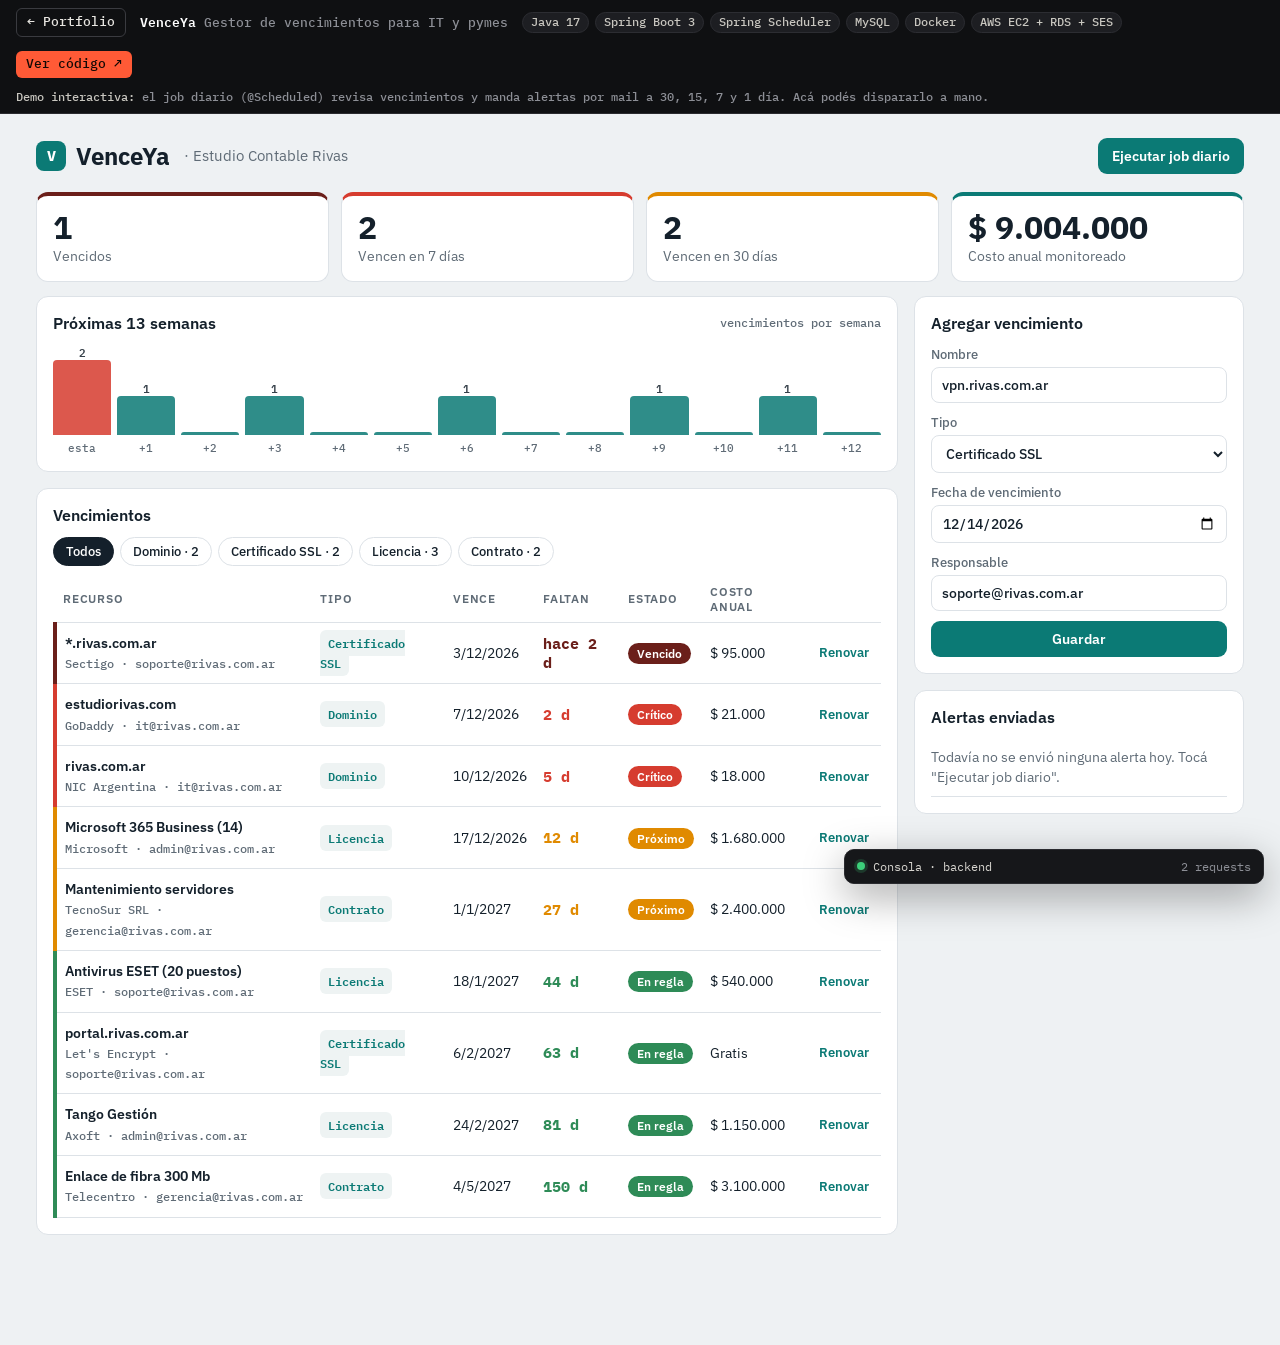
<file: demos/venceya.html>
<!DOCTYPE html>
<html lang="es">
<head>
<meta charset="utf-8">
<meta name="viewport" content="width=device-width,initial-scale=1">
<title>VenceYa · Demo</title>
<link rel="preconnect" href="https://fonts.googleapis.com">
<link href="https://fonts.googleapis.com/css2?family=IBM+Plex+Sans:wght@400;500;600;700&family=IBM+Plex+Mono:wght@400;500;600&display=swap" rel="stylesheet">
<link rel="stylesheet" href="../assets/kit.css">
<style>
:root{
  --bg:#eef1f3; --card:#fff; --ink:#14202b; --muted:#5f6b76; --line:#dde2e7; --accent:#0b7a75;
  --crit:#d63c2f; --warn:#e08a00; --ok:#2e8b57; --gone:#6b1f1a; --font:"IBM Plex Sans",system-ui,sans-serif; --mono:"IBM Plex Mono",ui-monospace,monospace;
  /* layout: resumen (tiles + timeline) arriba, tabla de vencimientos con franja de severidad, panel lateral de alta y notificaciones */
  color-scheme:light;
}
*{box-sizing:border-box}
body{margin:0;background:var(--bg);color:var(--ink);font:15px/1.45 var(--font)}
.wrap{max-width:1240px;margin:0 auto;padding:24px 16px 110px}
.top{display:flex;align-items:center;gap:14px;flex-wrap:wrap;margin-bottom:18px}
.brand{display:flex;align-items:center;gap:10px;font:700 24px var(--font)}
.brand i{width:30px;height:30px;border-radius:8px;background:var(--accent);display:grid;place-items:center;color:#fff;font:700 15px var(--mono);font-style:normal}
.org{color:var(--muted)}
.sp{flex:1}
.btn{border:0;border-radius:9px;padding:9px 14px;font:600 14px var(--font);cursor:pointer;background:var(--accent);color:#fff}
.btn.sec{background:#fff;color:var(--ink);border:1px solid var(--line)}
.btn:focus-visible,select:focus-visible,input:focus-visible{outline:2px solid var(--accent);outline-offset:2px}
.tiles{display:grid;grid-template-columns:repeat(4,1fr);gap:12px;margin-bottom:14px}
.tile{background:var(--card);border:1px solid var(--line);border-radius:12px;padding:14px 16px;border-top:4px solid var(--c,var(--line))}
.tile b{display:block;font:700 32px/1.1 var(--font);font-variant-numeric:tabular-nums}
.tile span{color:var(--muted);font-size:13.5px}
.main{display:grid;grid-template-columns:1fr 330px;gap:16px;align-items:start}
.card{background:var(--card);border:1px solid var(--line);border-radius:12px;padding:16px}
.card h2{font:600 16px var(--font);margin:0 0 12px;display:flex;align-items:center;gap:8px}
.card h2 small{font:500 12px var(--mono);color:var(--muted);margin-left:auto}
.tl{display:grid;grid-template-columns:repeat(13,1fr);gap:6px;align-items:end;height:90px;margin-bottom:6px}
.tl div{background:var(--accent);opacity:.85;border-radius:4px 4px 0 0;min-height:3px;position:relative}
.tl div.hot{background:var(--crit)}
.tl div span{position:absolute;top:-18px;left:0;right:0;text-align:center;font:600 11px var(--mono);color:var(--ink)}
.tlx{display:grid;grid-template-columns:repeat(13,1fr);gap:6px;font:500 10.5px var(--mono);color:var(--muted);text-align:center}
.filters{display:flex;gap:6px;flex-wrap:wrap;margin-bottom:10px}
.filters button{border:1px solid var(--line);background:#fff;border-radius:99px;padding:5px 12px;font:500 13px var(--font);cursor:pointer;color:var(--ink)}
.filters button[aria-pressed="true"]{background:var(--ink);color:#fff;border-color:var(--ink)}
.tw{overflow-x:auto}
table{width:100%;border-collapse:collapse;font-size:14px;min-width:640px}
th{font:600 11.5px var(--font);text-transform:uppercase;letter-spacing:.8px;color:var(--muted);text-align:left;padding:8px;border-bottom:1px solid var(--line)}
td{padding:10px 8px;border-bottom:1px solid var(--line);font-variant-numeric:tabular-nums;vertical-align:middle}
tr td:first-child{border-left:4px solid var(--sev)}
.name b{display:block;font-weight:600}
.name small{color:var(--muted);font:500 12px var(--mono)}
.type{font:600 11.5px var(--mono);padding:3px 8px;border-radius:6px;background:#eef3f3;color:var(--accent)}
.days{font:700 15px var(--mono)}
.pill{font:600 12px var(--font);padding:3px 9px;border-radius:99px;color:#fff;background:var(--sev)}
.lnk{border:0;background:none;color:var(--accent);font:600 13px var(--font);cursor:pointer;padding:4px}
.field{display:flex;flex-direction:column;gap:4px;margin-bottom:10px}
label{font-size:12.5px;color:var(--muted);font-weight:500}
input,select{padding:8px 10px;border:1px solid var(--line);border-radius:8px;font:500 14px var(--font);background:#fff;color:var(--ink)}
.notif{list-style:none;margin:0;padding:0;max-height:300px;overflow:auto}
.notif li{padding:9px 0;border-bottom:1px solid var(--line);font-size:13.5px;display:grid;grid-template-columns:10px 1fr;gap:10px}
.notif li i{width:10px;height:10px;border-radius:50%;margin-top:5px;background:var(--sev)}
.notif small{display:block;color:var(--muted);font:500 11.5px var(--mono)}
.empty{color:var(--muted);font-size:13.5px}
.side{display:flex;flex-direction:column;gap:16px}
@media (max-width:980px){.main{grid-template-columns:1fr}.tiles{grid-template-columns:1fr 1fr}}
</style>
</head>
<body data-title="VenceYa" data-sub="Gestor de vencimientos para IT y pymes" data-stack="Java 17,Spring Boot 3,Spring Scheduler,MySQL,Docker,AWS EC2 + RDS + SES" data-repo="https://github.com/Federicoegas001/venceya" data-note="el job diario (@Scheduled) revisa vencimientos y manda alertas por mail a 30, 15, 7 y 1 día. Acá podés dispararlo a mano.">
<div class="wrap">
  <div class="top">
    <div class="brand"><i>V</i>VenceYa</div><span class="org">· Estudio Contable Rivas</span><div class="sp"></div>
    <button class="btn" id="job">Ejecutar job diario</button>
  </div>
  <div class="tiles" id="tiles"></div>
  <div class="main">
    <div style="display:flex;flex-direction:column;gap:16px">
      <div class="card"><h2>Próximas 13 semanas <small>vencimientos por semana</small></h2><div class="tl" id="tl"></div><div class="tlx" id="tlx"></div></div>
      <div class="card"><h2>Vencimientos</h2>
        <div class="filters" id="filters"></div>
        <div class="tw"><table><thead><tr><th>Recurso</th><th>Tipo</th><th>Vence</th><th>Faltan</th><th>Estado</th><th>Costo anual</th><th></th></tr></thead><tbody id="rows"></tbody></table></div>
      </div>
    </div>
    <aside class="side">
      <form class="card" id="f"><h2>Agregar vencimiento</h2>
        <div class="field"><label for="f-n">Nombre</label><input id="f-n" value="vpn.rivas.com.ar" required></div>
        <div class="field"><label for="f-t">Tipo</label><select id="f-t"><option>Certificado SSL</option><option>Dominio</option><option>Licencia</option><option>Contrato</option></select></div>
        <div class="field"><label for="f-d">Fecha de vencimiento</label><input id="f-d" type="date" required></div>
        <div class="field"><label for="f-r">Responsable</label><input id="f-r" value="soporte@rivas.com.ar"></div>
        <button class="btn" style="width:100%">Guardar</button>
      </form>
      <div class="card"><h2>Alertas enviadas <small id="nc"></small></h2><ul class="notif" id="notif"></ul></div>
    </aside>
  </div>
</div>
<script src="../assets/kit.js"></script>
<script>
const $=s=>document.querySelector(s),DAY=864e5;
const today=new Date();today.setHours(0,0,0,0);
const inD=n=>new Date(today.getTime()+n*DAY);
let items=[
 {id:1,n:"rivas.com.ar",t:"Dominio",d:inD(5),c:18000,r:"it@rivas.com.ar",p:"NIC Argentina"},
 {id:2,n:"*.rivas.com.ar",t:"Certificado SSL",d:inD(-2),c:95000,r:"soporte@rivas.com.ar",p:"Sectigo"},
 {id:3,n:"Microsoft 365 Business (14)",t:"Licencia",d:inD(12),c:1680000,r:"admin@rivas.com.ar",p:"Microsoft"},
 {id:4,n:"Mantenimiento servidores",t:"Contrato",d:inD(27),c:2400000,r:"gerencia@rivas.com.ar",p:"TecnoSur SRL"},
 {id:5,n:"Antivirus ESET (20 puestos)",t:"Licencia",d:inD(44),c:540000,r:"soporte@rivas.com.ar",p:"ESET"},
 {id:6,n:"portal.rivas.com.ar",t:"Certificado SSL",d:inD(63),c:0,r:"soporte@rivas.com.ar",p:"Let's Encrypt"},
 {id:7,n:"Tango Gestión",t:"Licencia",d:inD(81),c:1150000,r:"admin@rivas.com.ar",p:"Axoft"},
 {id:8,n:"estudiorivas.com",t:"Dominio",d:inD(2),c:21000,r:"it@rivas.com.ar",p:"GoDaddy"},
 {id:9,n:"Enlace de fibra 300 Mb",t:"Contrato",d:inD(150),c:3100000,r:"gerencia@rivas.com.ar",p:"Telecentro"},
];
let filter="Todos",nid=10,notifs=[];
const left=i=>Math.round((i.d-today)/DAY);
function sev(n){return n<0?["var(--gone)","Vencido"]:n<=7?["var(--crit)","Crítico"]:n<=30?["var(--warn)","Próximo"]:["var(--ok)","En regla"]}
function render(){
  const L=items.map(left);
  const t=[["Vencidos",L.filter(n=>n<0).length,"var(--gone)"],["Vencen en 7 días",L.filter(n=>n>=0&&n<=7).length,"var(--crit)"],["Vencen en 30 días",L.filter(n=>n>7&&n<=30).length,"var(--warn)"],["Costo anual monitoreado",Kit.money(items.reduce((s,i)=>s+i.c,0)),"var(--accent)"]];
  $("#tiles").innerHTML=t.map(([l,v,c])=>`<div class="tile" style="--c:${c}"><b>${v}</b><span>${l}</span></div>`).join("");
  const wk=Array(13).fill(0);items.forEach(i=>{const n=left(i);if(n>=0&&n<91)wk[Math.floor(n/7)]++});const mx=Math.max(1,...wk);
  $("#tl").innerHTML=wk.map((v,i)=>`<div class="${i===0&&v?"hot":""}" style="height:${v/mx*72+3}px">${v?`<span>${v}</span>`:""}</div>`).join("");
  $("#tlx").innerHTML=wk.map((v,i)=>`<span>${i===0?"esta":"+"+i}</span>`).join("");
  const types=["Todos","Dominio","Certificado SSL","Licencia","Contrato"];
  $("#filters").innerHTML=types.map(x=>`<button aria-pressed="${x===filter}" data-f="${x}">${x}${x==="Todos"?"":" · "+items.filter(i=>i.t===x).length}</button>`).join("");
  $("#rows").innerHTML=items.filter(i=>filter==="Todos"||i.t===filter).sort((a,b)=>a.d-b.d).map(i=>{const n=left(i),[c,l]=sev(n);
    return `<tr style="--sev:${c}"><td class="name"><b>${i.n}</b><small>${i.p} · ${i.r}</small></td><td><span class="type">${i.t}</span></td><td>${i.d.toLocaleDateString("es-AR")}</td>
    <td class="days" style="color:${c}">${n<0?"hace "+(-n)+" d":n+" d"}</td><td><span class="pill">${l}</span></td><td>${i.c?Kit.money(i.c):"Gratis"}</td><td><button class="lnk" data-renew="${i.id}">Renovar</button></td></tr>`}).join("");
  $("#notif").innerHTML=notifs.length?notifs.map(x=>`<li style="--sev:${x.c}"><i></i><div>${x.t}<small>${x.to} · ${x.at}</small></div></li>`).join(""):'<li class="empty" style="display:block">Todavía no se envió ninguna alerta hoy. Tocá "Ejecutar job diario".</li>';
  $("#nc").textContent=notifs.length?notifs.length+" hoy":"";
}
function runJob(){
  Kit.log("CRON","AlertaVencimientoJob · @Scheduled(cron = \"0 0 8 * * *\")","start");
  Kit.log("SQL","SELECT * FROM vencimiento WHERE fecha <= CURDATE() + INTERVAL 30 DAY","ok");
  const umbrales=[30,15,7,1,0];let sent=0;const at=new Date().toLocaleTimeString("es-AR",{hour:"2-digit",minute:"2-digit"});
  items.forEach(i=>{const n=left(i);let txt=null;
    if(n<0)txt=`${i.n} venció hace ${-n} día${n===-1?"":"s"}. Renovalo cuanto antes.`;
    else if(n<=30){const u=umbrales.find(u=>n<=u&&n>(umbrales[umbrales.indexOf(u)+1]??-1));txt=`${i.n} vence en ${n} día${n===1?"":"s"} (aviso de ${u} días).`}
    if(txt){notifs.unshift({t:txt,to:i.r,at,c:sev(n)[0]});Kit.log("MAIL","AWS SES → "+i.r,"202");sent++}});
  Kit.log("CRON","AlertaVencimientoJob · "+sent+" alertas enviadas","done");Kit.open();render();
}
document.addEventListener("click",e=>{const b=e.target.closest("button");if(!b)return;
  if(b.dataset.f){filter=b.dataset.f;render();Kit.log("GET","/api/vencimientos"+(filter==="Todos"?"":"?tipo="+encodeURIComponent(filter)),200)}
  if(b.dataset.renew){const i=items.find(x=>x.id==b.dataset.renew);const base=i.d<today?today:i.d;i.d=new Date(base.getFullYear()+1,base.getMonth(),base.getDate());Kit.log("PATCH","/api/vencimientos/"+i.id+"/renovar",200);render()}
});
$("#job").onclick=runJob;
$("#f-d").value=inD(9).toISOString().slice(0,10);
$("#f").addEventListener("submit",e=>{e.preventDefault();const[y,m,d]=$("#f-d").value.split("-").map(Number);
  items.push({id:nid++,n:$("#f-n").value,t:$("#f-t").value,d:new Date(y,m-1,d),c:0,r:$("#f-r").value,p:"Cargado a mano"});Kit.log("POST","/api/vencimientos",201);render()});
render();Kit.log("GET","/api/vencimientos",200);Kit.log("GET","/api/vencimientos/resumen",200);
</script>
</body>
</html>
</file>
<file: assets/kit.css>
/* Barra común de las demos del portfolio de Federico Egas */
.fx-bar{position:sticky;top:0;z-index:900;display:flex;align-items:center;gap:14px;flex-wrap:wrap;
  padding:8px 16px;background:#0f1012;color:#e9e7e2;border-bottom:1px solid #2a2b2f;
  font:500 13px/1.3 "IBM Plex Mono",ui-monospace,SFMono-Regular,Menlo,monospace}
.fx-bar a{color:inherit;text-decoration:none}
.fx-back{display:inline-flex;align-items:center;gap:6px;padding:5px 10px;border:1px solid #3a3b40;border-radius:6px}
.fx-back:hover,.fx-back:focus-visible{border-color:#ff5a36;color:#fff;outline:none}
.fx-title{display:flex;align-items:baseline;gap:8px;min-width:0}
.fx-title b{font-weight:600;color:#fff}
.fx-title span{color:#8d8f96}
.fx-chips{display:flex;gap:6px;flex-wrap:wrap}
.fx-chip{padding:2px 8px;border-radius:999px;background:#1d1e22;color:#c9c7c0;font-size:11.5px;border:1px solid #2c2d32}
.fx-sp{flex:1}
.fx-btn{display:inline-flex;align-items:center;gap:6px;padding:5px 10px;border-radius:6px;background:#ff5a36;color:#120804!important;font-weight:600;border:0;cursor:pointer;font:inherit}
.fx-btn.ghost{background:transparent;color:#e9e7e2!important;border:1px solid #3a3b40}
.fx-btn:hover,.fx-btn:focus-visible{filter:brightness(1.1);outline:2px solid #ff5a36;outline-offset:2px}
.fx-note{width:100%;color:#8d8f96;font-size:11.5px;margin-top:-2px}
.fx-note b{color:#c9c7c0;font-weight:500}
/* Consola de red simulada */
.fx-console{position:fixed;right:16px;bottom:16px;z-index:901;width:min(420px,calc(100vw - 32px));
  background:#0f1012;color:#d8d6d0;border:1px solid #2a2b2f;border-radius:10px;box-shadow:0 12px 40px rgba(0,0,0,.35);
  font:12px/1.45 "IBM Plex Mono",ui-monospace,Menlo,monospace;overflow:hidden}
.fx-console header{display:flex;align-items:center;gap:8px;padding:8px 12px;cursor:pointer;user-select:none;background:#16171a}
.fx-console header i{width:8px;height:8px;border-radius:50%;background:#3ccf7a;box-shadow:0 0 0 3px rgba(60,207,122,.18)}
.fx-console header span{flex:1}
.fx-console header em{font-style:normal;color:#8d8f96}
.fx-console ol{list-style:none;margin:0;padding:6px 0;max-height:220px;overflow:auto}
.fx-console.min ol{display:none}
.fx-console li{display:grid;grid-template-columns:52px 1fr auto;gap:8px;padding:3px 12px}
.fx-console li.new{animation:fxflash 1.2s ease-out}
@keyframes fxflash{from{background:rgba(255,90,54,.18)}to{background:transparent}}
.fx-m{font-weight:600}
.fx-m.GET{color:#6cb6ff}.fx-m.POST{color:#3ccf7a}.fx-m.PUT,.fx-m.PATCH{color:#f3b33d}.fx-m.DELETE{color:#ff6b6b}.fx-m.CRON,.fx-m.SQL,.fx-m.LAMBDA,.fx-m.MAIL{color:#c58cff}
.fx-p{overflow:hidden;text-overflow:ellipsis;white-space:nowrap}
.fx-s{color:#3ccf7a}.fx-s.e{color:#ff6b6b}
.fx-thumb .fx-console{display:none}
.fx-thumb body{overflow:hidden}
@media (prefers-reduced-motion:reduce){.fx-console li.new{animation:none}}
@media (max-width:640px){.fx-chips{display:none}.fx-console{right:8px;bottom:8px}}
</file>
